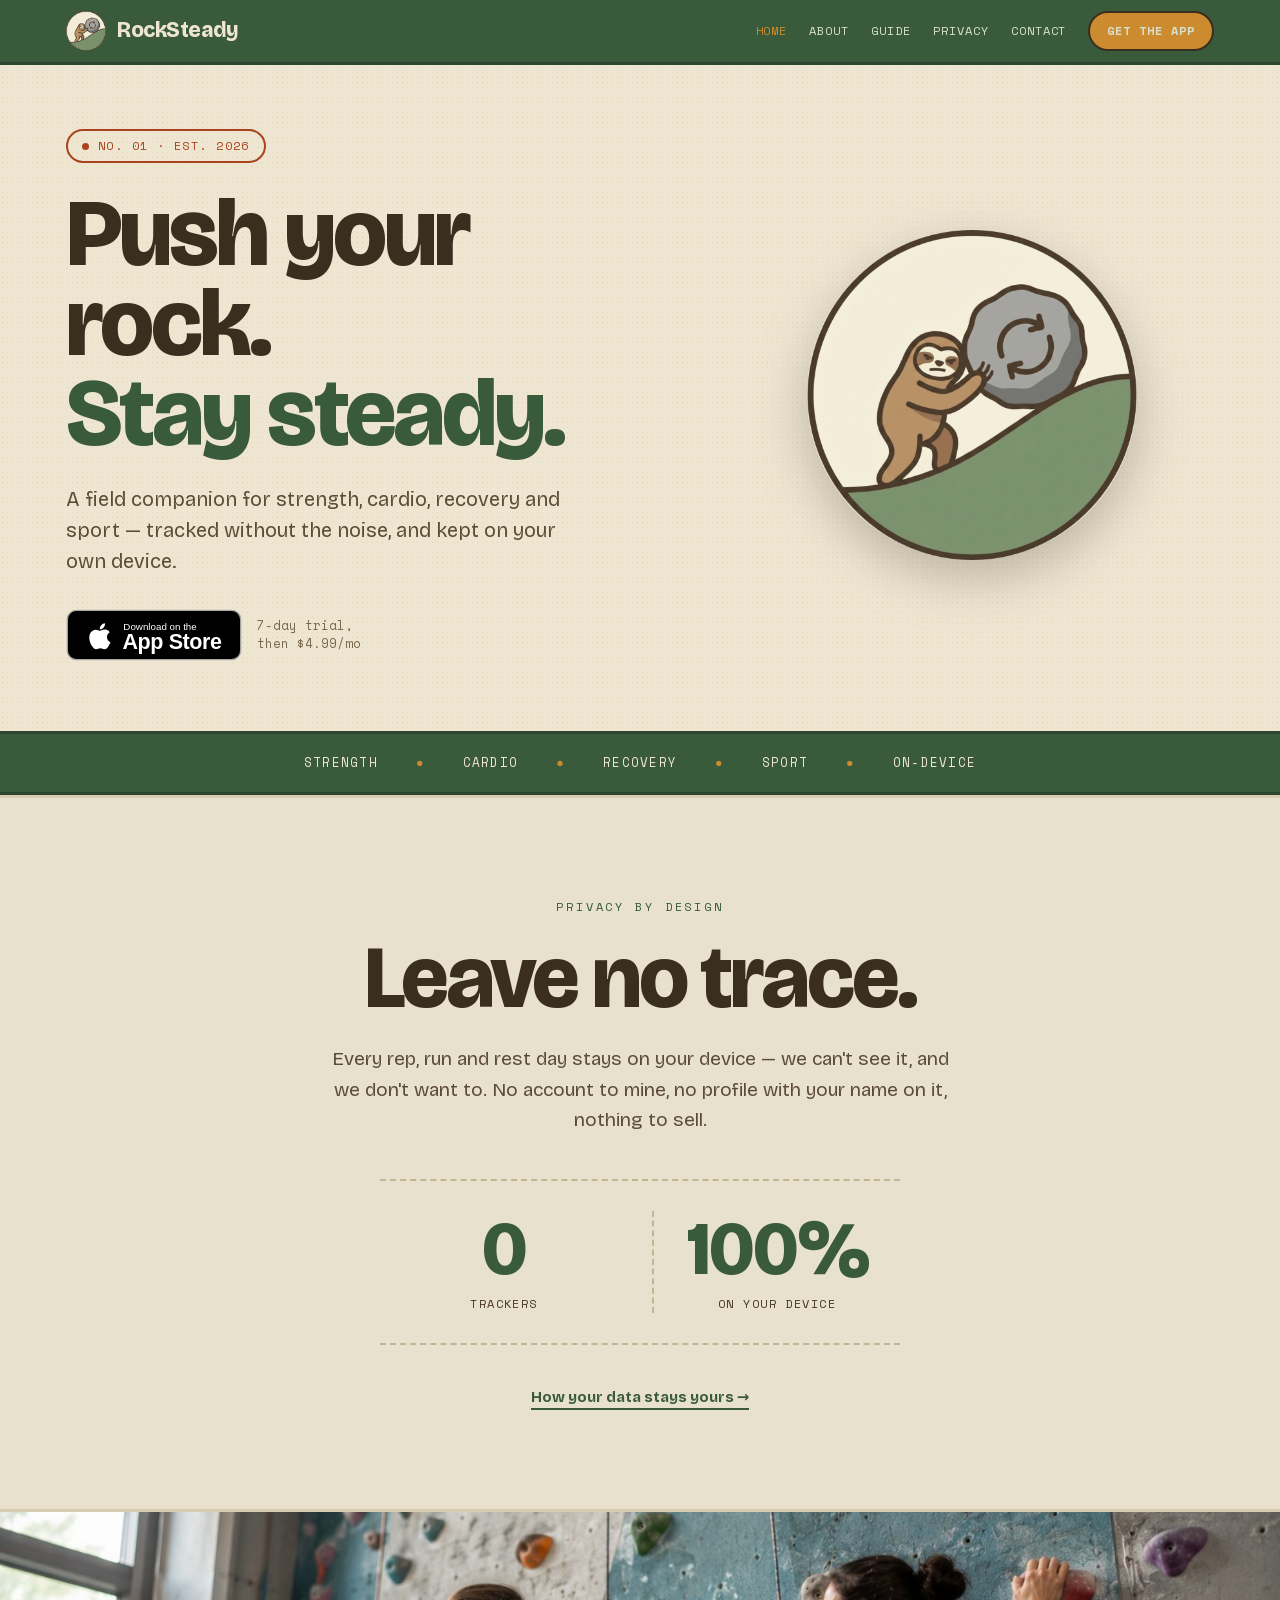
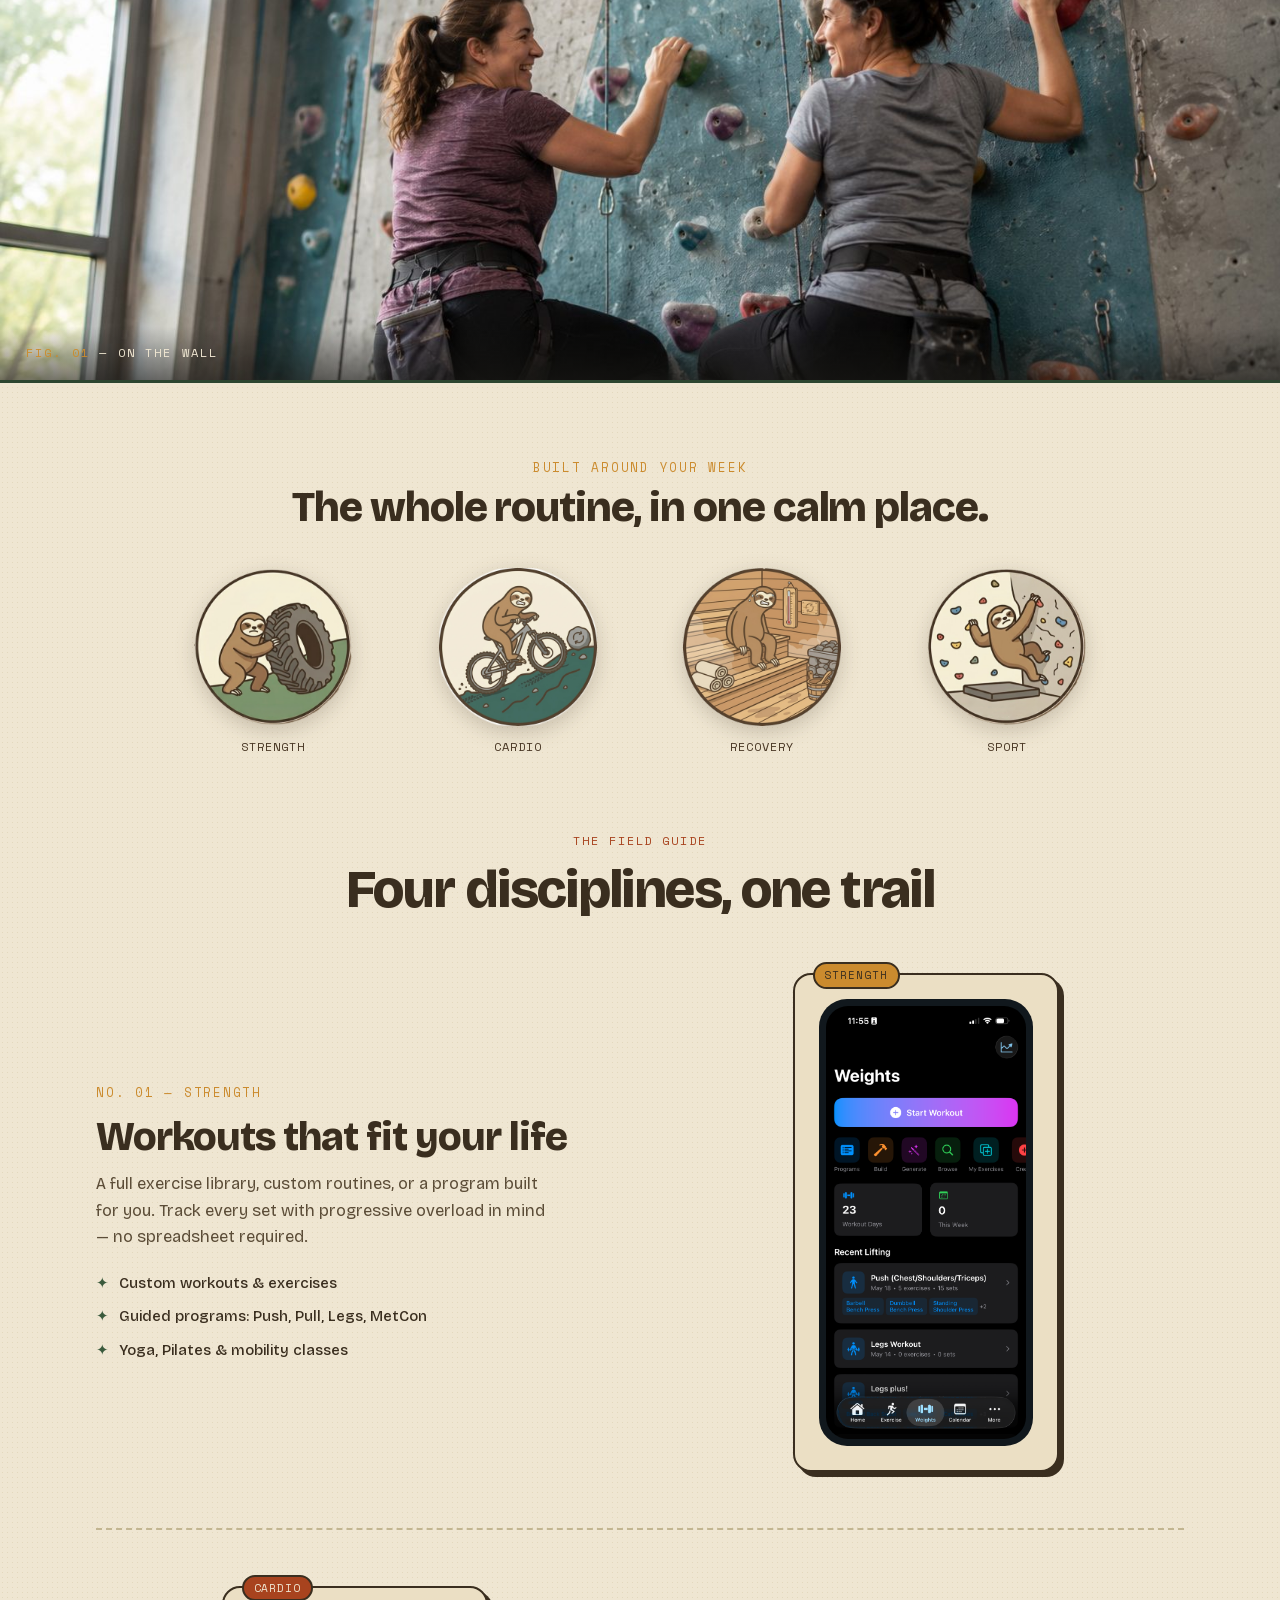
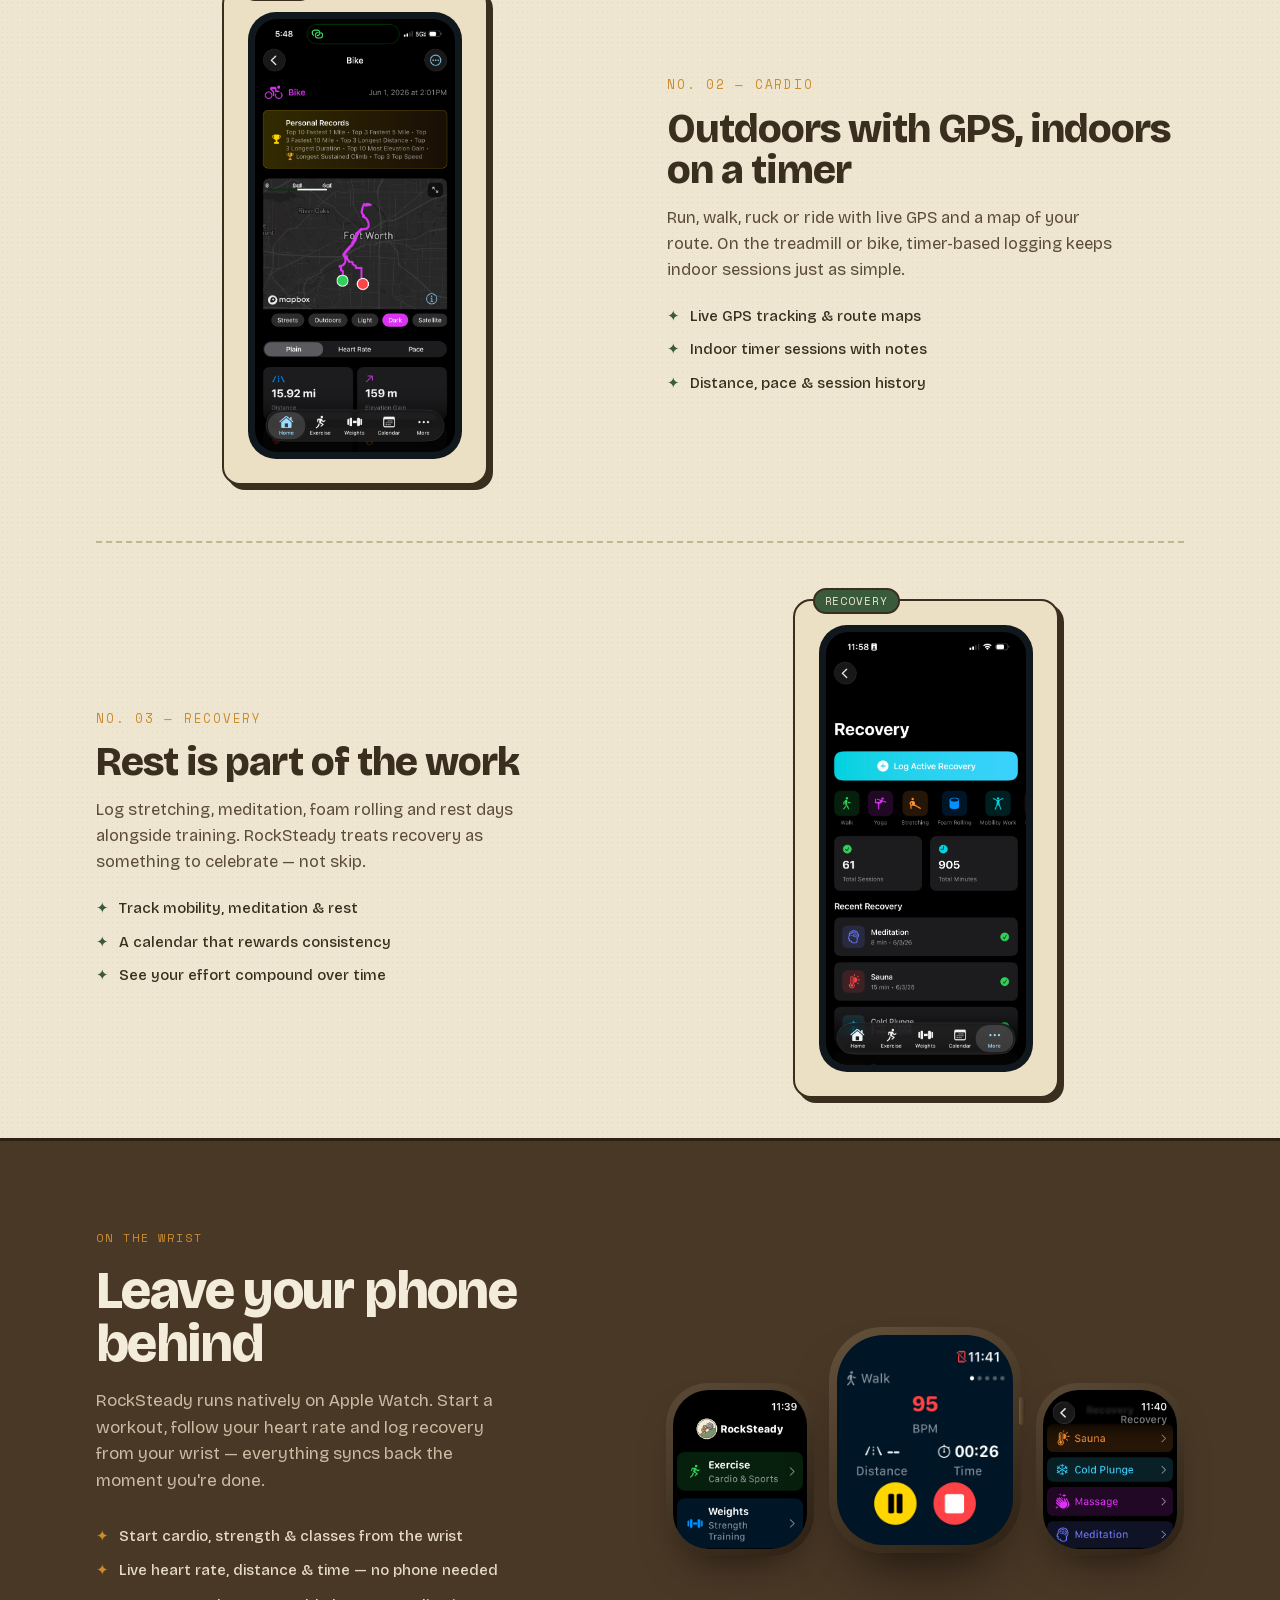
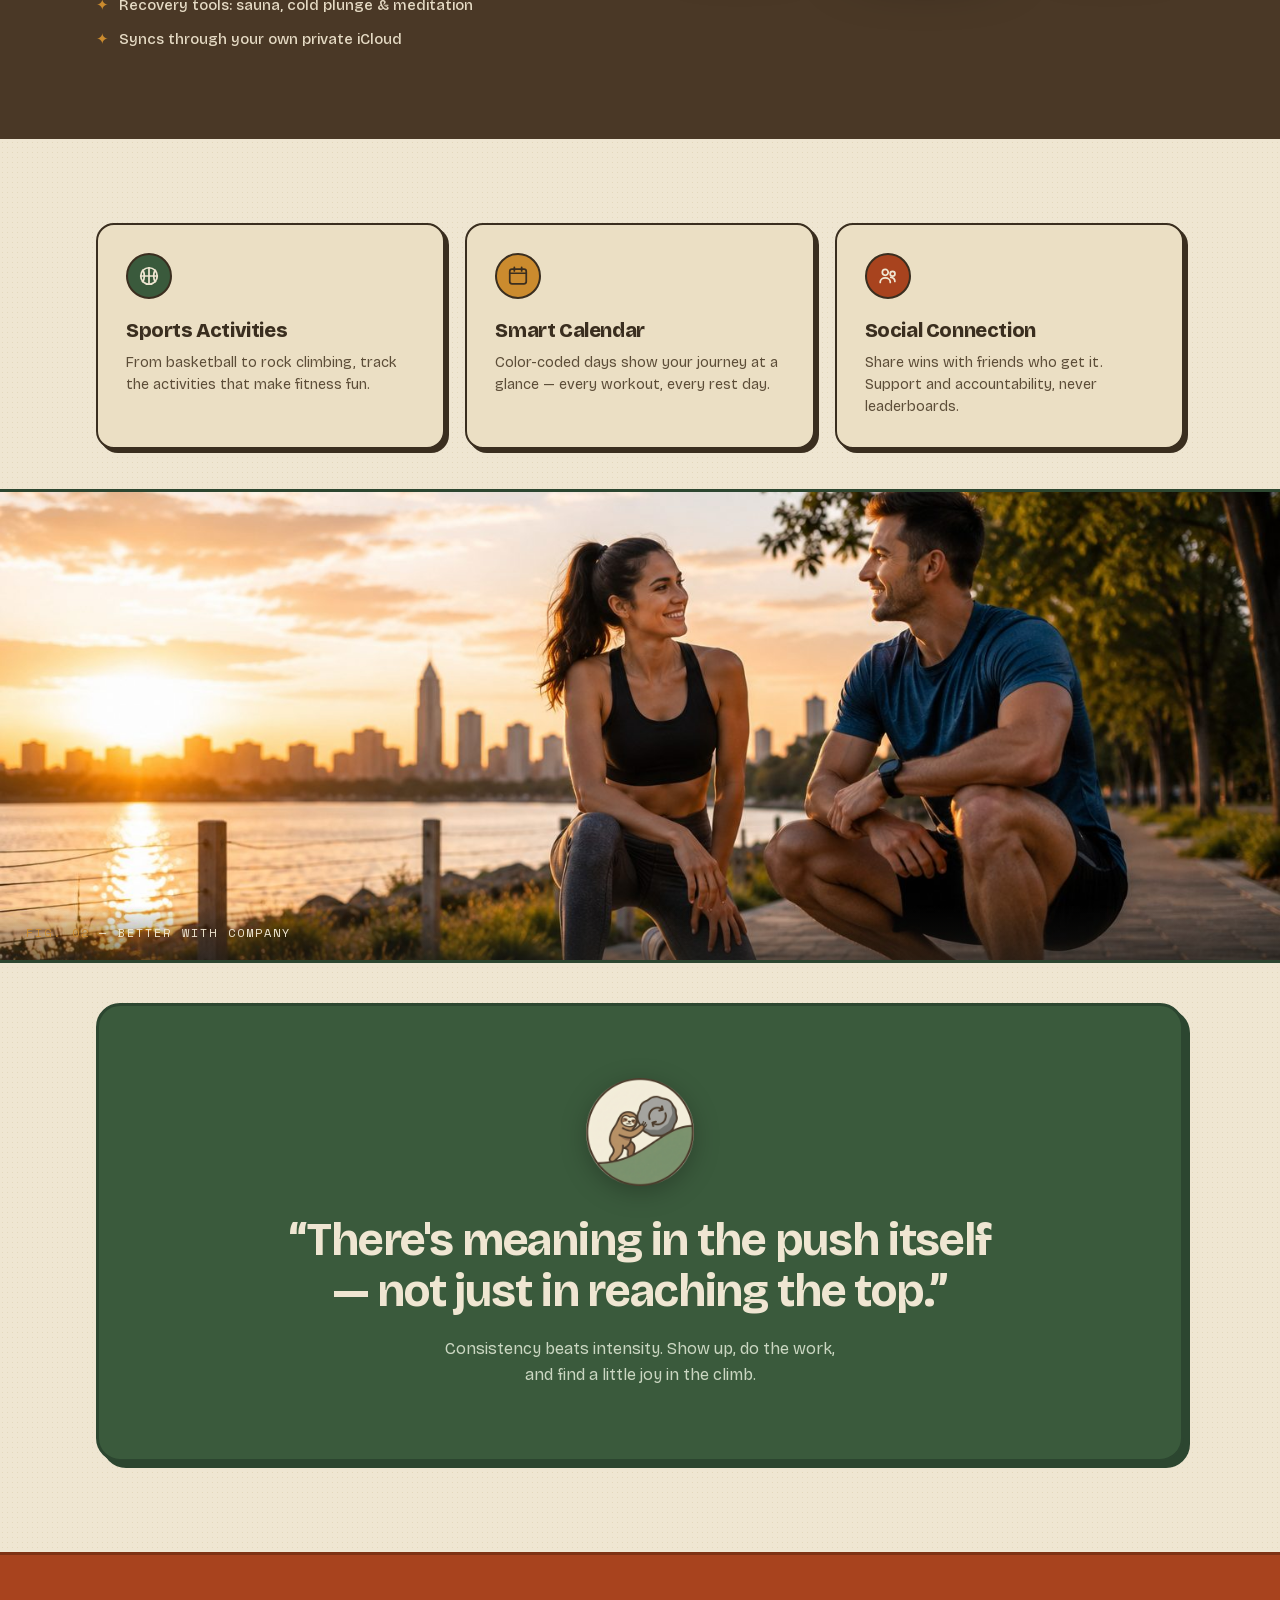
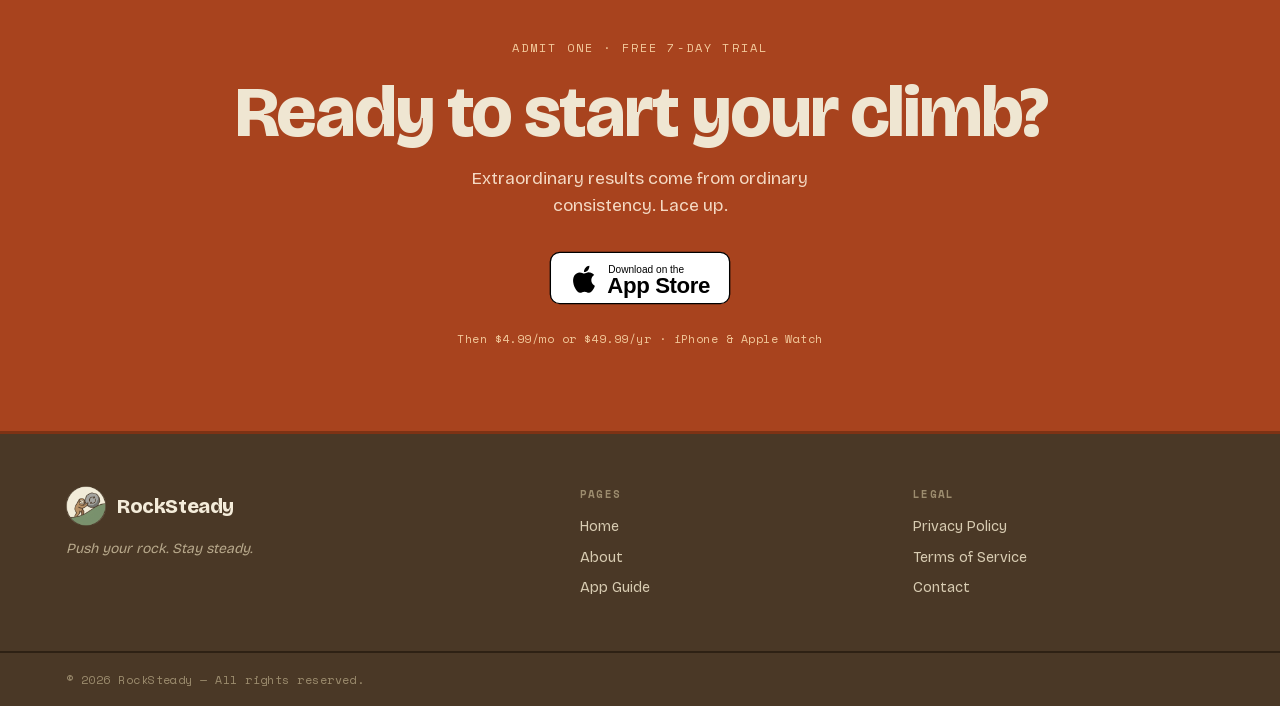
<file: index.html>
<!DOCTYPE html>
<html lang="en">
<head>
<meta charset="utf-8">
<meta name="viewport" content="width=device-width, initial-scale=1">
<meta name="robots" content="noindex, nofollow"><!-- PREVIEW ONLY: remove at launch -->
<title>RockSteady — Push your rock. Stay steady.</title>
<meta name="description" content="A field companion for strength, cardio, recovery and sport — tracked without the noise, and kept on your own device. On iPhone & Apple Watch.">
<link rel="icon" href="assets/img/emblem.png">
<link rel="stylesheet" href="css/site.css">
<style>
  @media(max-width:900px){
    .vp-hero{grid-template-columns:1fr !important;gap:36px !important;text-align:center;}
    .vp-hero .vp-badge{order:-1;margin:0 auto;}
    .vp-hero .vp-ctas{justify-content:center;}
    .vp-entry{grid-template-columns:1fr !important;gap:28px !important;text-align:center;}
    .vp-entry .vp-fimg{order:-1 !important;}
    .vp-entry .vp-checks{align-items:center;}
    .vp-watch{grid-template-columns:1fr !important;gap:40px !important;text-align:center;}
    .vp-watch .vp-checks{align-items:center;}
    .vp-mini{grid-template-columns:1fr !important;}
  }
  @media(max-width:560px){ .vp-h1{font-size:clamp(42px,13vw,58px) !important;} .vp-watchcluster{transform:scale(.84);} }
  @media(max-width:460px){
    .trace-stats{grid-template-columns:1fr !important;gap:0 !important;}
    .trace-stats > div:nth-child(2){border-left:none !important;border-top:2px dashed var(--hairline,#C2B591);margin-top:22px;padding-top:22px;}
  }
</style>
</head>
<body>

  <!-- HEADER -->
  <header class="site-header">
    <div class="bar">
      <a href="index.html" class="brand">
        <img src="assets/img/emblem.png" alt="RockSteady">
        <span>RockSteady</span>
      </a>
      <nav class="site-nav">
        <input type="checkbox" id="navmenu" class="nav-cb" hidden>
        <label for="navmenu" class="nav-burger" aria-label="Toggle menu"><span></span></label>
        <div class="links">
          <a href="index.html" aria-current="page">Home</a>
          <a href="pages/about.html">About</a>
          <a href="pages/guide.html">Guide</a>
          <a href="pages/privacy.html">Privacy</a>
          <a href="pages/contact.html">Contact</a>
          <a href="https://apps.apple.com/app/id6757501581" class="cta-pill">Get the app</a>
        </div>
      </nav>
    </div>
  </header>

  <!-- HERO -->
  <section id="top" style="max-width:1200px;margin:0 auto;padding:64px 26px 70px;">
    <div style="display:grid;grid-template-columns:1.25fr 1fr;gap:60px;align-items:center;" class="vp-hero">
      <div>
        <div style="display:inline-flex;align-items:center;gap:9px;font-family:'Space Mono',monospace;font-size:12px;letter-spacing:0.12em;text-transform:uppercase;color:var(--rust,#A8431E);border:2px solid var(--rust,#A8431E);border-radius:999px;padding:6px 14px;margin-bottom:26px;">
          <span style="width:7px;height:7px;border-radius:50%;background:var(--rust,#A8431E);"></span> No. 01 · Est. 2026
        </div>
        <h1 class="vp-h1" style="font-weight:800;font-size:clamp(50px,7.6vw,96px);line-height:0.94;letter-spacing:-0.03em;">Push your rock.<br><span style="color:var(--moss,#3A5A3C);">Stay steady.</span></h1>
        <p style="font-size:clamp(17px,1.8vw,20px);line-height:1.55;color:#5C4D38;max-width:40ch;margin:24px 0 32px;">A field companion for strength, cardio, recovery and sport — tracked without the noise, and kept on your own device.</p>
        <div style="display:flex;align-items:center;gap:15px;flex-wrap:wrap;" class="vp-ctas">
          <a href="https://apps.apple.com/app/id6757501581" aria-label="Download on the App Store" style="display:inline-flex;text-decoration:none;">
            <img src="assets/img/appstore-badge-black.svg" alt="Download on the App Store" style="height:52px;width:auto;display:block;">
          </a>
          <span style="font-family:'Space Mono',monospace;font-size:12.5px;color:#7A6A4F;line-height:1.4;">7-day trial,<br>then $4.99/mo</span>
        </div>
      </div>
      <div class="vp-badge" style="position:relative;display:flex;justify-content:center;">
        <div style="position:absolute;inset:0;margin:auto;width:300px;height:300px;border-radius:50%;background:radial-gradient(circle,rgba(58,90,60,.16),transparent 68%);"></div>
        <div style="position:relative;width:330px;max-width:78vw;">
          <img src="assets/img/emblem.png" alt="RockSteady emblem" style="display:block;width:100%;height:auto;filter:drop-shadow(0 18px 26px rgba(58,46,31,.28));">
        </div>
      </div>
    </div>
  </section>

  <!-- STAMP STRIP -->
  <section style="background:var(--moss,#3A5A3C);color:#EFE6D2;border-top:3px solid #2C4630;border-bottom:3px solid #2C4630;">
    <div style="max-width:1200px;margin:0 auto;padding:20px 26px;display:flex;gap:38px;justify-content:center;flex-wrap:wrap;font-family:'Space Mono',monospace;font-size:12.5px;letter-spacing:0.1em;text-transform:uppercase;">
      <span>Strength</span><span style="color:var(--gold,#CB8B2E);">●</span>
      <span>Cardio</span><span style="color:var(--gold,#CB8B2E);">●</span>
      <span>Recovery</span><span style="color:var(--gold,#CB8B2E);">●</span>
      <span>Sport</span><span style="color:var(--gold,#CB8B2E);">●</span>
      <span>On-device</span>
    </div>
  </section>

  <!-- PRIVACY — LEAVE NO TRACE (promoted) -->
  <section id="privacy" style="background:#E8E1CE;border-top:3px solid #D6CCB2;border-bottom:3px solid #D6CCB2;">
    <div style="max-width:1000px;margin:0 auto;padding:clamp(64px,9vw,100px) 26px;text-align:center;">
      <p style="font-family:'Space Mono',monospace;font-size:12px;letter-spacing:0.24em;text-transform:uppercase;color:var(--moss,#3A5A3C);margin-bottom:22px;">Privacy by design</p>
      <h2 style="font-weight:800;font-size:clamp(44px,8vw,88px);line-height:0.93;letter-spacing:-0.035em;color:var(--ink,#3A2E1F);margin-bottom:24px;">Leave no trace.</h2>
      <p style="font-size:clamp(16px,1.7vw,19px);line-height:1.6;color:var(--body,#5C4D38);max-width:52ch;margin:0 auto 44px;">Every rep, run and rest day stays on your device — we can't see it, and we don't want to. No account to mine, no profile with your name on it, nothing to sell.</p>
      <div class="trace-stats" style="max-width:520px;margin:0 auto 40px;padding:30px 0;border-top:2px dashed var(--hairline,#C2B591);border-bottom:2px dashed var(--hairline,#C2B591);display:grid;grid-template-columns:1fr 1fr;gap:24px;">
        <div style="text-align:center;">
          <div style="font-weight:800;font-size:clamp(50px,9vw,76px);line-height:1;color:var(--moss,#3A5A3C);letter-spacing:-0.02em;">0</div>
          <div style="font-family:'Space Mono',monospace;font-size:12px;letter-spacing:0.12em;text-transform:uppercase;color:var(--brown,#4A3826);margin-top:8px;">Trackers</div>
        </div>
        <div style="text-align:center;border-left:2px dashed var(--hairline,#C2B591);">
          <div style="font-weight:800;font-size:clamp(50px,9vw,76px);line-height:1;color:var(--moss,#3A5A3C);letter-spacing:-0.02em;">100%</div>
          <div style="font-family:'Space Mono',monospace;font-size:12px;letter-spacing:0.12em;text-transform:uppercase;color:var(--brown,#4A3826);margin-top:8px;">On your device</div>
        </div>
      </div>
      <a href="pages/privacy.html" style="color:var(--moss,#3A5A3C);font-weight:700;font-size:15px;text-decoration:none;border-bottom:2px solid var(--moss,#3A5A3C);padding-bottom:2px;">How your data stays yours →</a>
    </div>
  </section>

  <!-- PHOTO BAND 01 -->
  <section style="position:relative;border-bottom:3px solid #2C4630;">
    <img src="assets/img/photo-climbing.jpg" alt="Two climbers smiling at each other on an indoor bouldering wall" style="display:block;width:100%;height:clamp(320px,52vh,540px);object-fit:cover;object-position:center 30%;">
    <div style="position:absolute;left:0;bottom:0;width:100%;padding:18px 26px;background:linear-gradient(180deg,transparent,rgba(28,27,24,.6));">
      <p style="font-family:'Space Mono',monospace;font-size:12px;letter-spacing:0.18em;text-transform:uppercase;color:#EFE6D2;"><span style="color:var(--gold,#CB8B2E);">Fig. 01</span> — On the wall</p>
    </div>
  </section>

  <!-- DISCIPLINE EMBLEMS (overview) -->
  <section style="max-width:1000px;margin:0 auto;padding:76px 26px 24px;">
    <p style="font-family:'Space Mono',monospace;font-size:12.5px;letter-spacing:0.14em;text-transform:uppercase;color:var(--gold,#CB8B2E);text-align:center;margin-bottom:8px;">Built around your week</p>
    <h2 style="font-weight:800;font-size:clamp(26px,3.6vw,42px);line-height:1.0;letter-spacing:-0.025em;text-align:center;margin-bottom:40px;">The whole routine, in one calm place.</h2>
    <div style="display:grid;grid-template-columns:repeat(auto-fit,minmax(150px,1fr));gap:30px;justify-items:center;">
      <figure style="margin:0;text-align:center;">
        <img src="assets/img/sloth-strength.png" alt="Sloth flipping a tire" style="display:block;width:100%;max-width:158px;aspect-ratio:1/1;object-fit:contain;margin:0 auto;filter:drop-shadow(0 6px 10px rgba(58,46,31,.22));">
        <figcaption style="font-family:'Space Mono',monospace;font-size:12px;letter-spacing:0.08em;text-transform:uppercase;color:#4A3826;margin-top:12px;">Strength</figcaption>
      </figure>
      <figure style="margin:0;text-align:center;">
        <img src="assets/img/sloth-cardio.png" alt="Sloth riding a mountain bike" style="display:block;width:100%;max-width:158px;aspect-ratio:1/1;object-fit:contain;margin:0 auto;filter:drop-shadow(0 6px 10px rgba(58,46,31,.22));">
        <figcaption style="font-family:'Space Mono',monospace;font-size:12px;letter-spacing:0.08em;text-transform:uppercase;color:#4A3826;margin-top:12px;">Cardio</figcaption>
      </figure>
      <figure style="margin:0;text-align:center;">
        <img src="assets/img/sloth-recovery.png" alt="Sloth relaxing in a sauna" style="display:block;width:100%;max-width:158px;aspect-ratio:1/1;object-fit:contain;margin:0 auto;filter:drop-shadow(0 6px 10px rgba(58,46,31,.22));">
        <figcaption style="font-family:'Space Mono',monospace;font-size:12px;letter-spacing:0.08em;text-transform:uppercase;color:#4A3826;margin-top:12px;">Recovery</figcaption>
      </figure>
      <figure style="margin:0;text-align:center;">
        <img src="assets/img/sloth-sport.png" alt="Sloth climbing a bouldering wall" style="display:block;width:100%;max-width:158px;aspect-ratio:1/1;object-fit:contain;margin:0 auto;filter:drop-shadow(0 6px 10px rgba(58,46,31,.22));">
        <figcaption style="font-family:'Space Mono',monospace;font-size:12px;letter-spacing:0.08em;text-transform:uppercase;color:#4A3826;margin-top:12px;">Sport</figcaption>
      </figure>
    </div>
  </section>

  <!-- FIELD GUIDE -->
  <section id="field" style="max-width:1140px;margin:0 auto;padding:52px 26px 40px;">
    <div style="text-align:center;margin-bottom:56px;">
      <p style="font-family:'Space Mono',monospace;font-size:12px;letter-spacing:0.16em;text-transform:uppercase;color:var(--rust,#A8431E);margin-bottom:14px;">The Field Guide</p>
      <h2 style="font-weight:800;font-size:clamp(32px,4.6vw,54px);line-height:0.98;letter-spacing:-0.03em;">Four disciplines, one trail</h2>
    </div>

    <!-- 01 Strength -->
    <div class="vp-entry" style="display:grid;grid-template-columns:1fr 1fr;gap:54px;align-items:center;">
      <div>
        <p style="font-family:'Space Mono',monospace;font-size:12.5px;letter-spacing:0.14em;text-transform:uppercase;color:var(--gold,#CB8B2E);margin-bottom:14px;">No. 01 — Strength</p>
        <h3 style="font-weight:800;font-size:clamp(26px,3.4vw,40px);line-height:1.02;letter-spacing:-0.025em;margin-bottom:14px;">Workouts that fit your life</h3>
        <p style="font-size:16.5px;line-height:1.58;color:#5C4D38;margin-bottom:22px;max-width:42ch;">A full exercise library, custom routines, or a program built for you. Track every set with progressive overload in mind — no spreadsheet required.</p>
        <ul style="list-style:none;display:flex;flex-direction:column;gap:11px;" class="vp-checks">
          <li style="display:flex;gap:10px;align-items:center;font-size:15px;color:#3A2E1F;font-weight:500;"><span style="color:var(--moss,#3A5A3C);font-weight:800;">✦</span> Custom workouts &amp; exercises</li>
          <li style="display:flex;gap:10px;align-items:center;font-size:15px;color:#3A2E1F;font-weight:500;"><span style="color:var(--moss,#3A5A3C);font-weight:800;">✦</span> Guided programs: Push, Pull, Legs, MetCon</li>
          <li style="display:flex;gap:10px;align-items:center;font-size:15px;color:#3A2E1F;font-weight:500;"><span style="color:var(--moss,#3A5A3C);font-weight:800;">✦</span> Yoga, Pilates &amp; mobility classes</li>
        </ul>
      </div>
      <div class="vp-fimg" style="display:flex;justify-content:center;">
        <div style="position:relative;background:#EBDFC4;border:2.5px solid #3A2E1F;border-radius:18px;padding:24px;box-shadow:5px 5px 0 #3A2E1F;">
          <span style="position:absolute;top:-13px;left:18px;background:var(--gold,#CB8B2E);color:#3A2E1F;font-family:'Space Mono',monospace;font-size:11px;letter-spacing:0.08em;text-transform:uppercase;padding:3px 10px;border:2px solid #3A2E1F;border-radius:999px;">Strength</span>
          <div style="width:214px;flex:none;border-radius:28px;background:#11181d;padding:7px;"><div style="border-radius:22px;overflow:hidden;background:#000;"><img src="assets/img/app-strength.png" alt="Workout tracker" style="display:block;width:100%;height:auto;"></div></div>
        </div>
      </div>
    </div>

    <div class="perf" style="margin:56px 0;"></div>

    <!-- 02 Cardio -->
    <div class="vp-entry" style="display:grid;grid-template-columns:1fr 1fr;gap:54px;align-items:center;">
      <div class="vp-fimg" style="display:flex;justify-content:center;">
        <div style="position:relative;background:#EBDFC4;border:2.5px solid #3A2E1F;border-radius:18px;padding:24px;box-shadow:5px 5px 0 #3A2E1F;">
          <span style="position:absolute;top:-13px;left:18px;background:var(--rust,#A8431E);color:#EFE6D2;font-family:'Space Mono',monospace;font-size:11px;letter-spacing:0.08em;text-transform:uppercase;padding:3px 10px;border:2px solid #3A2E1F;border-radius:999px;">Cardio</span>
          <div style="width:214px;flex:none;border-radius:28px;background:#11181d;padding:7px;"><div style="border-radius:22px;overflow:hidden;background:#000;"><img src="assets/img/app-cardio.png" alt="Cardio tracker" style="display:block;width:100%;height:auto;"></div></div>
        </div>
      </div>
      <div>
        <p style="font-family:'Space Mono',monospace;font-size:12.5px;letter-spacing:0.14em;text-transform:uppercase;color:var(--gold,#CB8B2E);margin-bottom:14px;">No. 02 — Cardio</p>
        <h3 style="font-weight:800;font-size:clamp(26px,3.4vw,40px);line-height:1.02;letter-spacing:-0.025em;margin-bottom:14px;">Outdoors with GPS, indoors on a timer</h3>
        <p style="font-size:16.5px;line-height:1.58;color:#5C4D38;margin-bottom:22px;max-width:42ch;">Run, walk, ruck or ride with live GPS and a map of your route. On the treadmill or bike, timer-based logging keeps indoor sessions just as simple.</p>
        <ul style="list-style:none;display:flex;flex-direction:column;gap:11px;" class="vp-checks">
          <li style="display:flex;gap:10px;align-items:center;font-size:15px;color:#3A2E1F;font-weight:500;"><span style="color:var(--moss,#3A5A3C);font-weight:800;">✦</span> Live GPS tracking &amp; route maps</li>
          <li style="display:flex;gap:10px;align-items:center;font-size:15px;color:#3A2E1F;font-weight:500;"><span style="color:var(--moss,#3A5A3C);font-weight:800;">✦</span> Indoor timer sessions with notes</li>
          <li style="display:flex;gap:10px;align-items:center;font-size:15px;color:#3A2E1F;font-weight:500;"><span style="color:var(--moss,#3A5A3C);font-weight:800;">✦</span> Distance, pace &amp; session history</li>
        </ul>
      </div>
    </div>

    <div class="perf" style="margin:56px 0;"></div>

    <!-- 03 Recovery -->
    <div class="vp-entry" style="display:grid;grid-template-columns:1fr 1fr;gap:54px;align-items:center;">
      <div>
        <p style="font-family:'Space Mono',monospace;font-size:12.5px;letter-spacing:0.14em;text-transform:uppercase;color:var(--gold,#CB8B2E);margin-bottom:14px;">No. 03 — Recovery</p>
        <h3 style="font-weight:800;font-size:clamp(26px,3.4vw,40px);line-height:1.02;letter-spacing:-0.025em;margin-bottom:14px;">Rest is part of the work</h3>
        <p style="font-size:16.5px;line-height:1.58;color:#5C4D38;margin-bottom:22px;max-width:42ch;">Log stretching, meditation, foam rolling and rest days alongside training. RockSteady treats recovery as something to celebrate — not skip.</p>
        <ul style="list-style:none;display:flex;flex-direction:column;gap:11px;" class="vp-checks">
          <li style="display:flex;gap:10px;align-items:center;font-size:15px;color:#3A2E1F;font-weight:500;"><span style="color:var(--moss,#3A5A3C);font-weight:800;">✦</span> Track mobility, meditation &amp; rest</li>
          <li style="display:flex;gap:10px;align-items:center;font-size:15px;color:#3A2E1F;font-weight:500;"><span style="color:var(--moss,#3A5A3C);font-weight:800;">✦</span> A calendar that rewards consistency</li>
          <li style="display:flex;gap:10px;align-items:center;font-size:15px;color:#3A2E1F;font-weight:500;"><span style="color:var(--moss,#3A5A3C);font-weight:800;">✦</span> See your effort compound over time</li>
        </ul>
      </div>
      <div class="vp-fimg" style="display:flex;justify-content:center;">
        <div style="position:relative;background:#EBDFC4;border:2.5px solid #3A2E1F;border-radius:18px;padding:24px;box-shadow:5px 5px 0 #3A2E1F;">
          <span style="position:absolute;top:-13px;left:18px;background:var(--moss,#3A5A3C);color:#EFE6D2;font-family:'Space Mono',monospace;font-size:11px;letter-spacing:0.08em;text-transform:uppercase;padding:3px 10px;border:2px solid #3A2E1F;border-radius:999px;">Recovery</span>
          <div style="width:214px;flex:none;border-radius:28px;background:#11181d;padding:7px;"><div style="border-radius:22px;overflow:hidden;background:#000;"><img src="assets/img/app-recovery.png" alt="Recovery tracker" style="display:block;width:100%;height:auto;"></div></div>
        </div>
      </div>
    </div>
  </section>

  <!-- APPLE WATCH -->
  <section id="watchSection" style="background:var(--brown,#4A3826);color:#EFE6D2;border-top:3px solid #2E2114;">
    <div id="watch" style="max-width:1140px;margin:0 auto;padding:88px 26px;">
      <div style="display:grid;grid-template-columns:1.05fr 1fr;gap:54px;align-items:center;" class="vp-watch">
        <div>
          <p style="font-family:'Space Mono',monospace;font-size:12px;letter-spacing:0.16em;text-transform:uppercase;color:var(--gold,#CB8B2E);margin-bottom:18px;">On the wrist</p>
          <h2 style="font-weight:800;font-size:clamp(32px,4.6vw,54px);line-height:0.98;letter-spacing:-0.03em;margin-bottom:18px;color:#F4ECDA;">Leave your phone behind</h2>
          <p style="font-size:17px;line-height:1.56;color:#C9BCA3;max-width:38ch;margin-bottom:30px;">RockSteady runs natively on Apple Watch. Start a workout, follow your heart rate and log recovery from your wrist — everything syncs back the moment you're done.</p>
          <ul style="list-style:none;display:flex;flex-direction:column;gap:12px;" class="vp-checks">
            <li style="display:flex;gap:10px;align-items:center;font-size:15px;color:#E5DAC4;font-weight:500;"><span style="color:var(--gold,#CB8B2E);font-weight:800;">✦</span> Start cardio, strength &amp; classes from the wrist</li>
            <li style="display:flex;gap:10px;align-items:center;font-size:15px;color:#E5DAC4;font-weight:500;"><span style="color:var(--gold,#CB8B2E);font-weight:800;">✦</span> Live heart rate, distance &amp; time — no phone needed</li>
            <li style="display:flex;gap:10px;align-items:center;font-size:15px;color:#E5DAC4;font-weight:500;"><span style="color:var(--gold,#CB8B2E);font-weight:800;">✦</span> Recovery tools: sauna, cold plunge &amp; meditation</li>
            <li style="display:flex;gap:10px;align-items:center;font-size:15px;color:#E5DAC4;font-weight:500;"><span style="color:var(--gold,#CB8B2E);font-weight:800;">✦</span> Syncs through your own private iCloud</li>
          </ul>
        </div>
        <div class="vp-watchcluster" style="display:flex;justify-content:center;align-items:center;gap:15px;">
          <div style="width:148px;flex:none;transform:translateY(30px);"><div style="border-radius:42px;background:linear-gradient(150deg,#5a4a36,#2e2114);padding:7px;box-shadow:0 22px 40px -20px rgba(0,0,0,.6);"><div style="border-radius:36px;overflow:hidden;background:#000;"><img src="assets/img/watch-home.png" alt="Watch home" style="display:block;width:100%;height:auto;"></div></div></div>
          <div style="width:192px;flex:none;z-index:2;"><div style="position:relative;border-radius:54px;background:linear-gradient(150deg,#63513b,#2e2114);padding:8px;box-shadow:0 34px 58px -26px rgba(0,0,0,.7);"><div style="border-radius:47px;overflow:hidden;background:#000;"><img src="assets/img/watch-live.png" alt="Live tracking" style="display:block;width:100%;height:auto;"></div><span style="position:absolute;right:-4px;top:31%;width:6px;height:28px;border-radius:4px;background:linear-gradient(90deg,#6b573e,#3a2c1c);"></span></div></div>
          <div style="width:148px;flex:none;transform:translateY(30px);"><div style="border-radius:42px;background:linear-gradient(150deg,#5a4a36,#2e2114);padding:7px;box-shadow:0 22px 40px -20px rgba(0,0,0,.6);"><div style="border-radius:36px;overflow:hidden;background:#000;"><img src="assets/img/watch-recovery.png" alt="Recovery" style="display:block;width:100%;height:auto;"></div></div></div>
        </div>
      </div>
    </div>
  </section>

  <!-- MINI (badges) -->
  <section style="max-width:1140px;margin:0 auto;padding:84px 26px 40px;">
    <div style="display:grid;grid-template-columns:repeat(3,1fr);gap:20px;" class="vp-mini">
      <article style="background:#EBDFC4;border:2.5px solid #3A2E1F;border-radius:18px;padding:28px;box-shadow:4px 4px 0 #3A2E1F;">
        <div style="width:46px;height:46px;border-radius:50%;background:var(--moss,#3A5A3C);border:2px solid #3A2E1F;display:flex;align-items:center;justify-content:center;margin-bottom:16px;"><svg viewBox="0 0 24 24" width="22" height="22" fill="none" stroke="#EFE6D2" stroke-width="1.9" stroke-linecap="round" stroke-linejoin="round"><circle cx="12" cy="12" r="9"></circle><path d="M3 12h18M12 3v18M5 6c2.5 2 2.5 10 0 12M19 6c-2.5 2-2.5 10 0 12"></path></svg></div>
        <h3 style="font-weight:800;font-size:20px;letter-spacing:-0.02em;margin-bottom:7px;">Sports Activities</h3>
        <p style="font-size:14.5px;line-height:1.55;color:#5C4D38;">From basketball to rock climbing, track the activities that make fitness fun.</p>
      </article>
      <article style="background:#EBDFC4;border:2.5px solid #3A2E1F;border-radius:18px;padding:28px;box-shadow:4px 4px 0 #3A2E1F;">
        <div style="width:46px;height:46px;border-radius:50%;background:var(--gold,#CB8B2E);border:2px solid #3A2E1F;display:flex;align-items:center;justify-content:center;margin-bottom:16px;"><svg viewBox="0 0 24 24" width="22" height="22" fill="none" stroke="#3A2E1F" stroke-width="1.9" stroke-linecap="round" stroke-linejoin="round"><rect x="3" y="4.5" width="18" height="16" rx="2.5"></rect><path d="M3 9h18M8 2.5v4M16 2.5v4"></path></svg></div>
        <h3 style="font-weight:800;font-size:20px;letter-spacing:-0.02em;margin-bottom:7px;">Smart Calendar</h3>
        <p style="font-size:14.5px;line-height:1.55;color:#5C4D38;">Color-coded days show your journey at a glance — every workout, every rest day.</p>
      </article>
      <article style="background:#EBDFC4;border:2.5px solid #3A2E1F;border-radius:18px;padding:28px;box-shadow:4px 4px 0 #3A2E1F;">
        <div style="width:46px;height:46px;border-radius:50%;background:var(--rust,#A8431E);border:2px solid #3A2E1F;display:flex;align-items:center;justify-content:center;margin-bottom:16px;"><svg viewBox="0 0 24 24" width="22" height="22" fill="none" stroke="#EFE6D2" stroke-width="1.9" stroke-linecap="round" stroke-linejoin="round"><circle cx="9" cy="8" r="3.2"></circle><circle cx="17" cy="9.5" r="2.6"></circle><path d="M3.5 19c0-3 2.5-5 5.5-5s5.5 2 5.5 5M15 13.6c2.4.2 4.5 1.9 4.5 4.4"></path></svg></div>
        <h3 style="font-weight:800;font-size:20px;letter-spacing:-0.02em;margin-bottom:7px;">Social Connection</h3>
        <p style="font-size:14.5px;line-height:1.55;color:#5C4D38;">Share wins with friends who get it. Support and accountability, never leaderboards.</p>
      </article>
    </div>
  </section>

  <!-- PHOTO BAND 02 -->
  <section style="position:relative;border-top:3px solid #2C4630;border-bottom:3px solid #2C4630;">
    <img src="assets/img/photo-lakefront-rest.jpg" alt="A couple resting together on a lakefront path at sunset with the city skyline behind" style="display:block;width:100%;height:clamp(320px,52vh,540px);object-fit:cover;object-position:center 38%;">
    <div style="position:absolute;left:0;bottom:0;width:100%;padding:18px 26px;background:linear-gradient(180deg,transparent,rgba(28,27,24,.55));">
      <p style="font-family:'Space Mono',monospace;font-size:12px;letter-spacing:0.18em;text-transform:uppercase;color:#EFE6D2;"><span style="color:var(--gold,#CB8B2E);">Fig. 02</span> — Better with company</p>
    </div>
  </section>

  <!-- PHILOSOPHY (trail marker) -->
  <section style="max-width:1140px;margin:0 auto;padding:40px 26px 90px;">
    <div style="background:var(--moss,#3A5A3C);color:#EFE6D2;border:3px solid #2C4630;border-radius:24px;padding:clamp(40px,6vw,72px);text-align:center;box-shadow:6px 6px 0 #2C4630;">
      <img src="assets/img/emblem.png" alt="" style="width:108px;height:108px;margin-bottom:22px;filter:drop-shadow(0 6px 12px rgba(0,0,0,.25));">
      <p style="font-weight:700;font-size:clamp(26px,4vw,46px);line-height:1.1;letter-spacing:-0.025em;margin-bottom:20px;text-wrap:balance;">“There's meaning in the push itself — not just in reaching the top.”</p>
      <p style="font-size:16px;line-height:1.6;color:#CBD7C2;max-width:42ch;margin:0 auto;">Consistency beats intensity. Show up, do the work, and find a little joy in the climb.</p>
    </div>
  </section>

  <!-- CTA (ticket) -->
  <section style="background:var(--rust,#A8431E);color:#EFE6D2;border-top:3px solid #7E3214;border-bottom:3px solid #7E3214;">
    <div style="max-width:880px;margin:0 auto;padding:84px 26px;text-align:center;">
      <p style="font-family:'Space Mono',monospace;font-size:12px;letter-spacing:0.18em;text-transform:uppercase;color:#F2C99B;margin-bottom:22px;">Admit one · Free 7-day trial</p>
      <h2 style="font-weight:800;font-size:clamp(36px,6vw,72px);line-height:0.94;letter-spacing:-0.03em;margin-bottom:18px;">Ready to start your climb?</h2>
      <p style="font-size:17.5px;line-height:1.55;color:#F4D9C3;max-width:34ch;margin:0 auto 32px;">Extraordinary results come from ordinary consistency. Lace up.</p>
      <a href="https://apps.apple.com/app/id6757501581" aria-label="Download on the App Store" style="display:inline-block;text-decoration:none;">
        <img src="assets/img/appstore-badge-white.svg" alt="Download on the App Store" style="height:54px;width:auto;display:inline-block;">
      </a>
      <p style="font-family:'Space Mono',monospace;font-size:11.5px;color:#F2C99B;margin-top:18px;letter-spacing:0.04em;">Then $4.99/mo or $49.99/yr · iPhone &amp; Apple Watch</p>
    </div>
  </section>

  <!-- FOOTER -->
  <footer class="site-footer">
    <div class="cols">
      <div class="brandcol">
        <div class="lockup"><img src="assets/img/emblem.png" alt=""><span class="name">RockSteady</span></div>
        <p class="tag">Push your rock. Stay steady.</p>
      </div>
      <div>
        <h4>Pages</h4>
        <div class="linklist">
          <a href="index.html">Home</a>
          <a href="pages/about.html">About</a>
          <a href="pages/guide.html">App Guide</a>
        </div>
      </div>
      <div>
        <h4>Legal</h4>
        <div class="linklist">
          <a href="pages/privacy.html">Privacy Policy</a>
          <a href="pages/terms.html">Terms of Service</a>
          <a href="pages/contact.html">Contact</a>
        </div>
      </div>
    </div>
    <div class="baseline"><div class="inner"><p>© 2026 RockSteady — All rights reserved.</p></div></div>
  </footer>

</body>
</html>
</file>
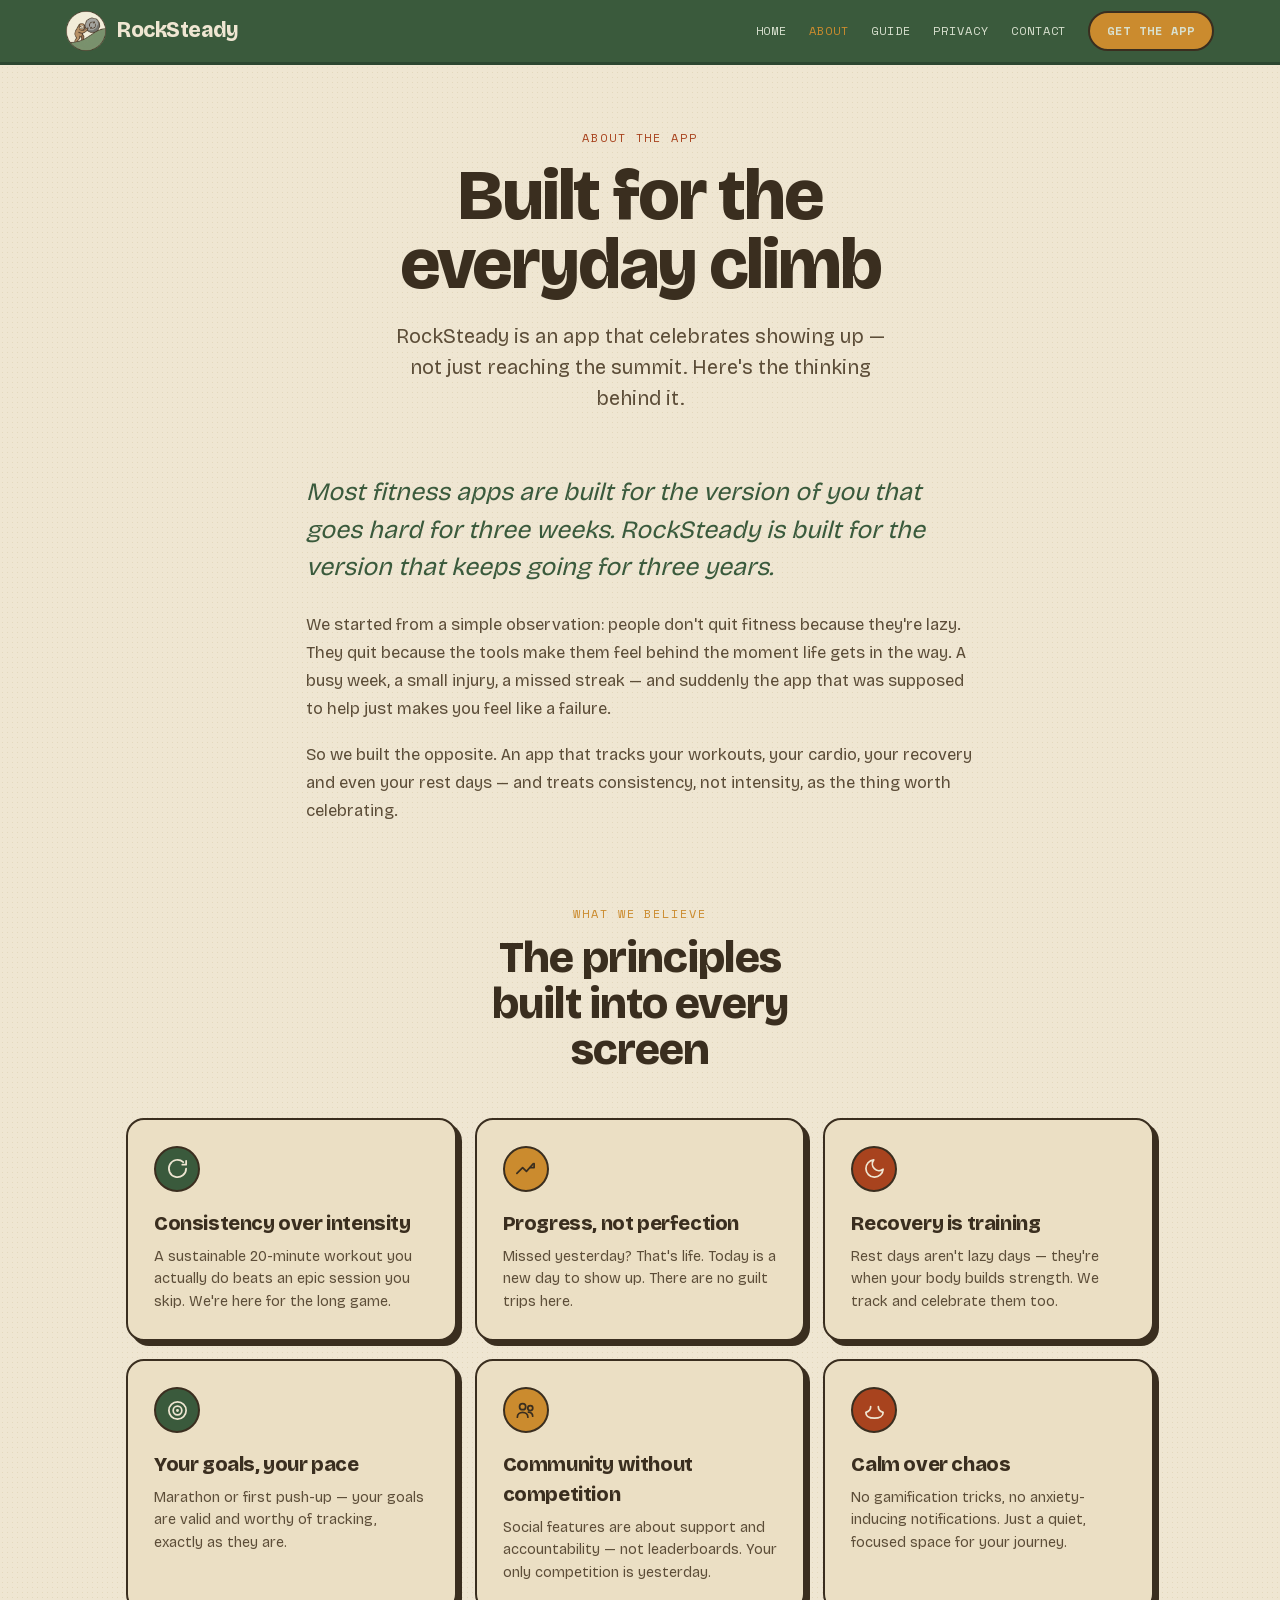
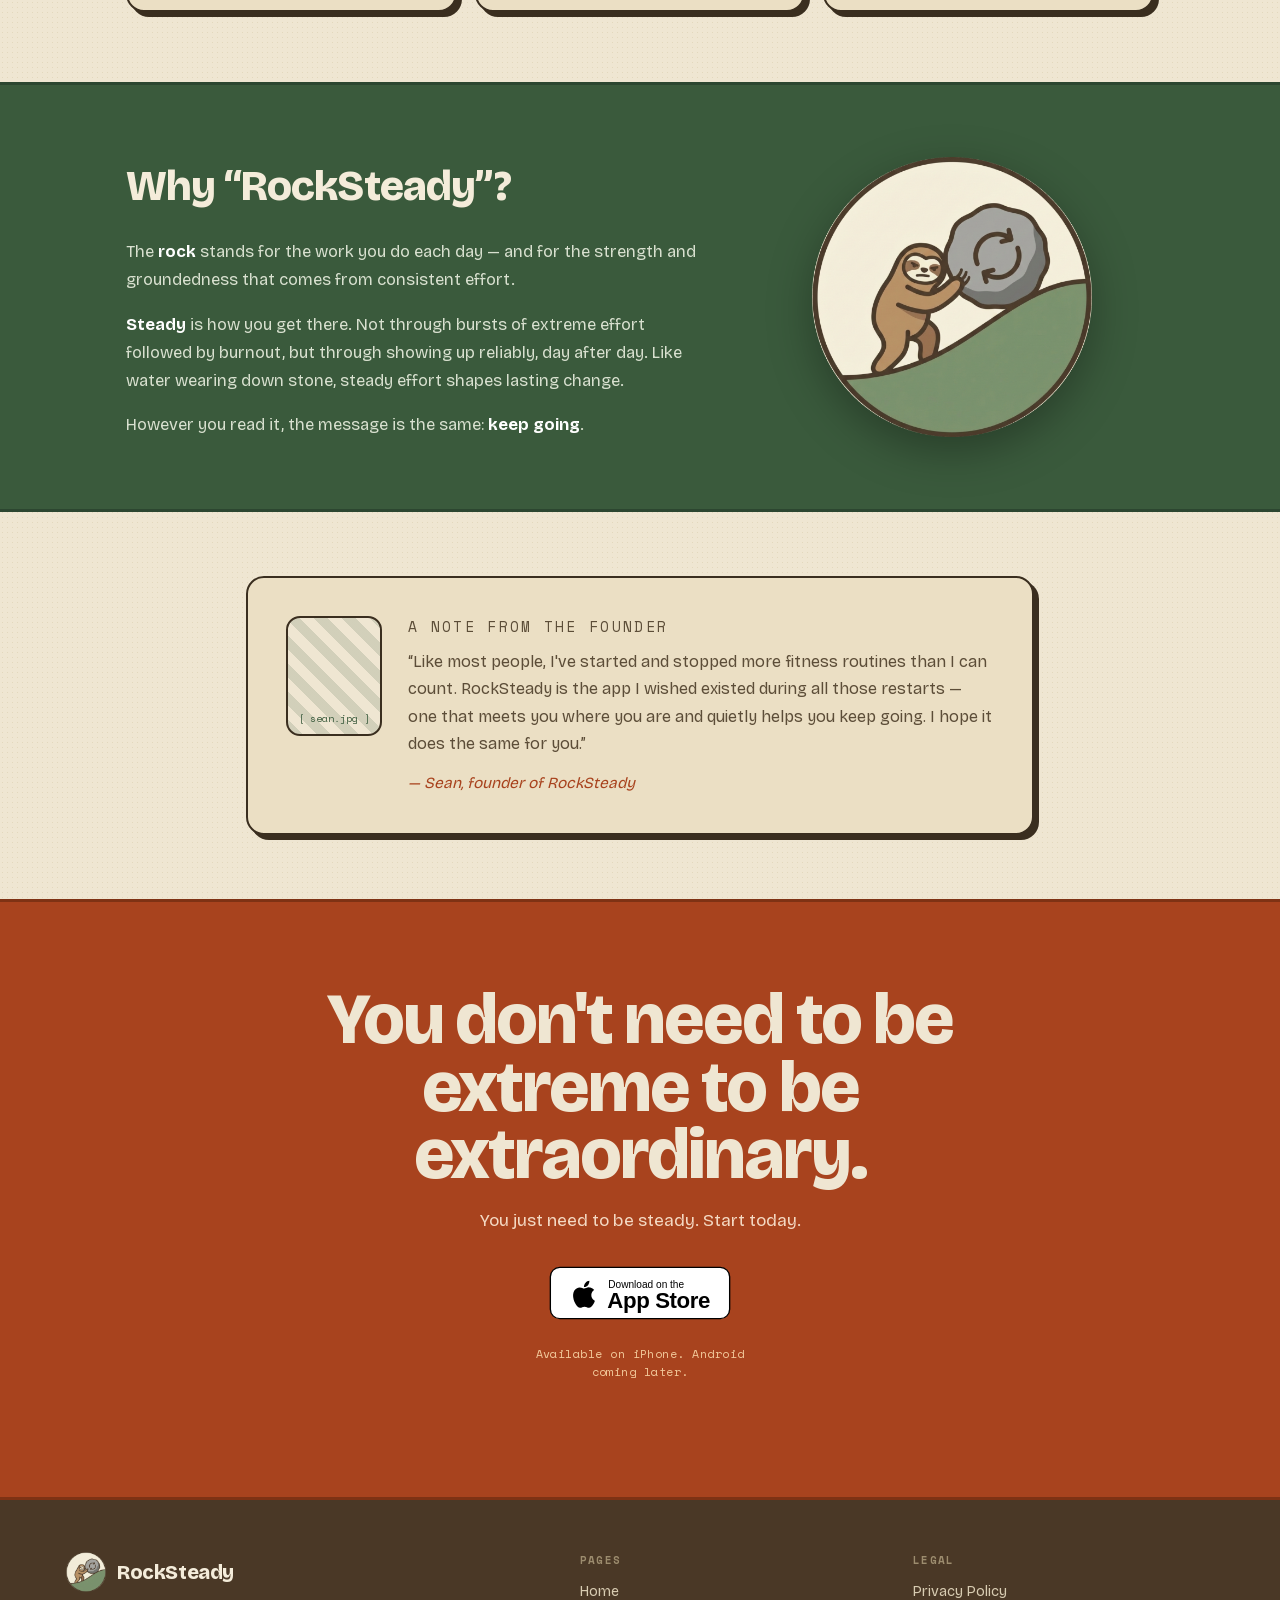
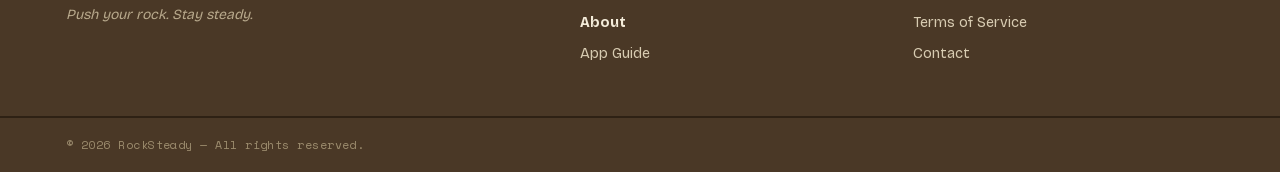
<file: pages/about.html>
<!DOCTYPE html>
<html lang="en">
<head>
<meta charset="utf-8">
<meta name="viewport" content="width=device-width, initial-scale=1">
<title>About — RockSteady</title>
<meta name="description" content="RockSteady is an app that celebrates showing up — not just reaching the summit. Here's the thinking behind it.">
<link rel="icon" href="../assets/img/emblem.png">
<link rel="stylesheet" href="../css/site.css">
<style>
  @media(max-width:900px){ .namegrid{grid-template-columns:1fr !important;} .founder{flex-direction:column !important;} }
</style>
</head>
<body>

  <!-- HEADER -->
  <header class="site-header">
    <div class="bar">
      <a href="../index.html" class="brand"><img src="../assets/img/emblem.png" alt="RockSteady"><span>RockSteady</span></a>
      <nav class="site-nav">
        <input type="checkbox" id="navmenu" class="nav-cb" hidden>
        <label for="navmenu" class="nav-burger" aria-label="Toggle menu"><span></span></label>
        <div class="links">
          <a href="../index.html">Home</a>
          <a href="about.html" aria-current="page">About</a>
          <a href="guide.html">Guide</a>
          <a href="privacy.html">Privacy</a>
          <a href="contact.html">Contact</a>
          <a href="https://apps.apple.com/app/id6757501581" class="cta-pill">Get the app</a>
        </div>
      </nav>
    </div>
  </header>

  <!-- PAGE HERO -->
  <section class="page-hero">
    <p class="eyebrow">About the app</p>
    <h1>Built for the everyday climb</h1>
    <p class="lede">RockSteady is an app that celebrates showing up &mdash; not just reaching the summit. Here's the thinking behind it.</p>
  </section>

  <!-- INTRO -->
  <section class="wrap" style="max-width:720px;padding-top:20px;padding-bottom:20px;">
    <p style="font-size:clamp(20px,2.6vw,25px);line-height:1.5;color:var(--moss);font-style:italic;margin-bottom:24px;">Most fitness apps are built for the version of you that goes hard for three weeks. RockSteady is built for the version that keeps going for three years.</p>
    <p style="font-size:16.5px;line-height:1.7;color:var(--body);margin-bottom:18px;">We started from a simple observation: people don't quit fitness because they're lazy. They quit because the tools make them feel behind the moment life gets in the way. A busy week, a small injury, a missed streak &mdash; and suddenly the app that was supposed to help just makes you feel like a failure.</p>
    <p style="font-size:16.5px;line-height:1.7;color:var(--body);">So we built the opposite. An app that tracks your workouts, your cardio, your recovery and even your rest days &mdash; and treats consistency, not intensity, as the thing worth celebrating.</p>
  </section>

  <!-- VALUES -->
  <section class="wrap" style="max-width:1080px;padding-top:60px;padding-bottom:30px;">
    <div style="text-align:center;max-width:34ch;margin:0 auto 44px;">
      <p class="eyebrow" style="color:var(--gold);margin-bottom:12px;">What we believe</p>
      <h2 style="font-weight:800;font-size:clamp(28px,4.6vw,44px);line-height:1.05;letter-spacing:-0.02em;">The principles built into every screen</h2>
    </div>
    <div class="grid grid-auto">
      <article class="card">
        <div class="icon-badge" style="background:var(--moss);"><svg viewBox="0 0 24 24" width="23" height="23" fill="none" stroke="#EFE6D2" stroke-width="1.8" stroke-linecap="round" stroke-linejoin="round"><path d="M21 12a9 9 0 1 1-3-6.7"/><path d="M21 4v4h-4"/></svg></div>
        <h3>Consistency over intensity</h3>
        <p>A sustainable 20-minute workout you actually do beats an epic session you skip. We're here for the long game.</p>
      </article>
      <article class="card">
        <div class="icon-badge" style="background:var(--gold);"><svg viewBox="0 0 24 24" width="23" height="23" fill="none" stroke="#3A2E1F" stroke-width="1.8" stroke-linecap="round" stroke-linejoin="round"><path d="M3 17l6-6 4 4 7-8"/><path d="M21 7v4h-4"/></svg></div>
        <h3>Progress, not perfection</h3>
        <p>Missed yesterday? That's life. Today is a new day to show up. There are no guilt trips here.</p>
      </article>
      <article class="card">
        <div class="icon-badge" style="background:var(--rust);"><svg viewBox="0 0 24 24" width="23" height="23" fill="none" stroke="#EFE6D2" stroke-width="1.8" stroke-linecap="round" stroke-linejoin="round"><path d="M21 12.8A9 9 0 1 1 11.2 3a7 7 0 0 0 9.8 9.8z"/></svg></div>
        <h3>Recovery is training</h3>
        <p>Rest days aren't lazy days &mdash; they're when your body builds strength. We track and celebrate them too.</p>
      </article>
      <article class="card">
        <div class="icon-badge" style="background:var(--moss);"><svg viewBox="0 0 24 24" width="23" height="23" fill="none" stroke="#EFE6D2" stroke-width="1.8" stroke-linecap="round" stroke-linejoin="round"><circle cx="12" cy="12" r="9"/><circle cx="12" cy="12" r="4.5"/><circle cx="12" cy="12" r="0.6" fill="#EFE6D2"/></svg></div>
        <h3>Your goals, your pace</h3>
        <p>Marathon or first push-up &mdash; your goals are valid and worthy of tracking, exactly as they are.</p>
      </article>
      <article class="card">
        <div class="icon-badge" style="background:var(--gold);"><svg viewBox="0 0 24 24" width="23" height="23" fill="none" stroke="#3A2E1F" stroke-width="1.8" stroke-linecap="round" stroke-linejoin="round"><circle cx="9" cy="8" r="3.2"/><circle cx="17" cy="9.5" r="2.6"/><path d="M3.5 19c0-3 2.5-5 5.5-5s5.5 2 5.5 5M15 13.6c2.4.2 4.5 1.9 4.5 4.4"/></svg></div>
        <h3>Community without competition</h3>
        <p>Social features are about support and accountability &mdash; not leaderboards. Your only competition is yesterday.</p>
      </article>
      <article class="card">
        <div class="icon-badge" style="background:var(--rust);"><svg viewBox="0 0 24 24" width="23" height="23" fill="none" stroke="#EFE6D2" stroke-width="1.8" stroke-linecap="round" stroke-linejoin="round"><path d="M3 14c3-1 5-3 5-6M21 14c-3-1-5-3-5-6M3 14c0 4 4 6 9 6s9-2 9-6"/></svg></div>
        <h3>Calm over chaos</h3>
        <p>No gamification tricks, no anxiety-inducing notifications. Just a quiet, focused space for your journey.</p>
      </article>
    </div>
  </section>

  <!-- NAME SECTION -->
  <section style="background:var(--moss);color:#EFE6D2;margin-top:40px;border-top:3px solid var(--moss-dark);border-bottom:3px solid var(--moss-dark);">
    <div style="max-width:1080px;margin:0 auto;padding:70px 26px;display:grid;grid-template-columns:1fr 0.7fr;gap:46px;align-items:center;" class="namegrid">
      <div>
        <h2 style="font-weight:800;font-size:clamp(28px,4vw,42px);letter-spacing:-0.02em;margin-bottom:20px;color:#F4ECDA;">Why &ldquo;RockSteady&rdquo;?</h2>
        <p style="font-size:16.5px;line-height:1.7;color:#D8E0CF;margin-bottom:16px;">The <strong style="color:#fff;">rock</strong> stands for the work you do each day &mdash; and for the strength and groundedness that comes from consistent effort.</p>
        <p style="font-size:16.5px;line-height:1.7;color:#D8E0CF;margin-bottom:16px;"><strong style="color:#fff;">Steady</strong> is how you get there. Not through bursts of extreme effort followed by burnout, but through showing up reliably, day after day. Like water wearing down stone, steady effort shapes lasting change.</p>
        <p style="font-size:16.5px;line-height:1.7;color:#D8E0CF;">However you read it, the message is the same: <strong style="color:#fff;">keep going</strong>.</p>
      </div>
      <div style="display:flex;justify-content:center;">
        <img src="../assets/img/emblem.png" alt="RockSteady mascot" style="width:min(280px,70vw);height:auto;filter:drop-shadow(0 14px 22px rgba(0,0,0,.3));">
      </div>
    </div>
  </section>

  <!-- FOUNDER NOTE -->
  <section class="wrap" style="max-width:840px;padding-top:64px;padding-bottom:64px;">
    <div class="card founder" style="display:flex;gap:26px;align-items:flex-start;padding:clamp(26px,4vw,38px);">
      <div style="width:96px;height:120px;flex:none;border-radius:14px;background:var(--paper);border:2px solid var(--line);background-image:repeating-linear-gradient(45deg,rgba(58,90,60,.16) 0 10px,transparent 10px 20px);display:flex;align-items:flex-end;justify-content:center;padding:8px;"><span style="font-family:var(--mono);font-size:10px;color:var(--moss);text-align:center;">[ sean.jpg ]</span></div>
      <div>
        <p class="eyebrow" style="margin-bottom:10px;">A note from the founder</p>
        <p style="font-size:16px;line-height:1.7;color:var(--body);margin-bottom:14px;">&ldquo;Like most people, I've started and stopped more fitness routines than I can count. RockSteady is the app I wished existed during all those restarts &mdash; one that meets you where you are and quietly helps you keep going. I hope it does the same for you.&rdquo;</p>
        <p style="font-style:italic;font-size:15.5px;color:var(--rust);">&mdash; Sean, founder of RockSteady</p>
      </div>
    </div>
  </section>

  <!-- CTA -->
  <section class="cta-band">
    <div class="inner">
      <h2>You don't need to be extreme to be extraordinary.</h2>
      <p>You just need to be steady. Start today.</p>
      <a href="https://apps.apple.com/app/id6757501581" aria-label="Download on the App Store" style="display:inline-block;text-decoration:none;">
        <img src="../assets/img/appstore-badge-white.svg" alt="Download on the App Store" style="height:54px;width:auto;display:inline-block;">
      </a>
      <p class="fine">Available on iPhone. Android coming later.</p>
    </div>
  </section>

  <!-- FOOTER -->
  <footer class="site-footer">
    <div class="cols">
      <div class="brandcol">
        <div class="lockup"><img src="../assets/img/emblem.png" alt=""><span class="name">RockSteady</span></div>
        <p class="tag">Push your rock. Stay steady.</p>
      </div>
      <div>
        <h4>Pages</h4>
        <div class="linklist">
          <a href="../index.html">Home</a>
          <a href="about.html" aria-current="page">About</a>
          <a href="guide.html">App Guide</a>
        </div>
      </div>
      <div>
        <h4>Legal</h4>
        <div class="linklist">
          <a href="privacy.html">Privacy Policy</a>
          <a href="terms.html">Terms of Service</a>
          <a href="contact.html">Contact</a>
        </div>
      </div>
    </div>
    <div class="baseline"><div class="inner"><p>© 2026 RockSteady — All rights reserved.</p></div></div>
  </footer>

</body>
</html>
</file>
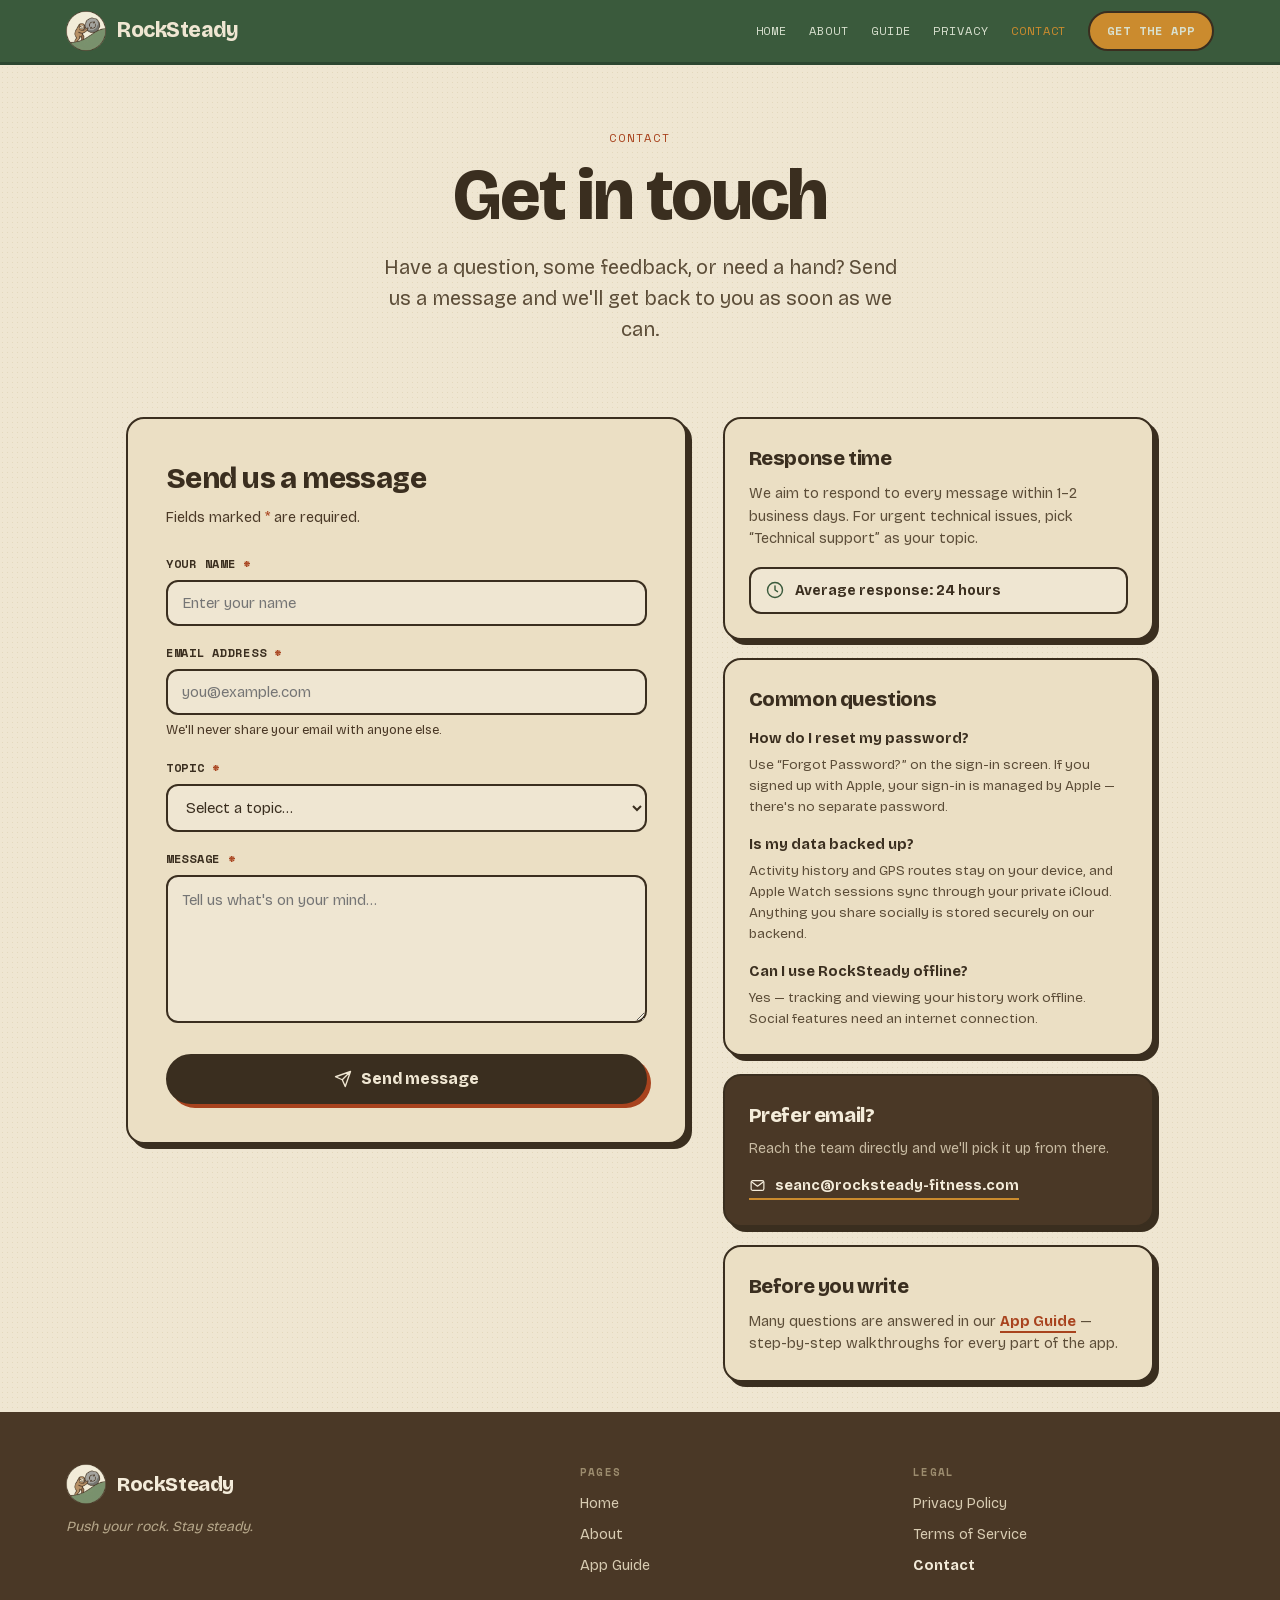
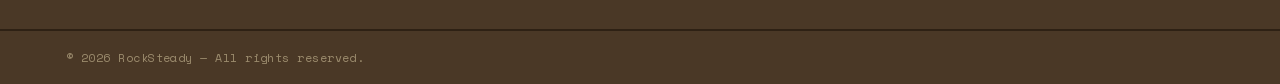
<file: pages/contact.html>
<!DOCTYPE html>
<html lang="en">
<head>
<meta charset="utf-8">
<meta name="viewport" content="width=device-width, initial-scale=1">
<title>Contact — RockSteady</title>
<meta name="description" content="Have a question, some feedback, or need a hand? Send the RockSteady team a message and we'll get back to you as soon as we can.">
<link rel="icon" href="../assets/img/emblem.png">
<link rel="stylesheet" href="../css/site.css">
<style>
  @media(max-width:860px){ .cgrid{grid-template-columns:1fr !important;gap:26px !important;} }
</style>
</head>
<body>

  <!-- HEADER -->
  <header class="site-header">
    <div class="bar">
      <a href="../index.html" class="brand"><img src="../assets/img/emblem.png" alt="RockSteady"><span>RockSteady</span></a>
      <nav class="site-nav">
        <input type="checkbox" id="navmenu" class="nav-cb" hidden>
        <label for="navmenu" class="nav-burger" aria-label="Toggle menu"><span></span></label>
        <div class="links">
          <a href="../index.html">Home</a>
          <a href="about.html">About</a>
          <a href="guide.html">Guide</a>
          <a href="privacy.html">Privacy</a>
          <a href="contact.html" aria-current="page">Contact</a>
          <a href="https://apps.apple.com/app/id6757501581" class="cta-pill">Get the app</a>
        </div>
      </nav>
    </div>
  </header>

  <!-- PAGE HERO -->
  <section class="page-hero">
    <p class="eyebrow">Contact</p>
    <h1>Get in touch</h1>
    <p class="lede">Have a question, some feedback, or need a hand? Send us a message and we'll get back to you as soon as we can.</p>
  </section>

  <!-- CONTACT GRID -->
  <section class="wrap" style="max-width:1080px;padding-top:32px;padding-bottom:30px;">
    <div style="display:grid;grid-template-columns:1.3fr 1fr;gap:36px;align-items:start;" class="cgrid">

      <!-- FORM CARD -->
      <div class="card" style="padding:clamp(24px,3.5vw,38px);">
        <div id="formWrap">
          <h2 style="font-weight:800;font-size:clamp(23px,3vw,29px);letter-spacing:-0.02em;margin-bottom:6px;">Send us a message</h2>
          <p style="font-size:14.5px;color:var(--brown);margin-bottom:26px;">Fields marked <span style="color:var(--rust);">*</span> are required.</p>
          <form id="contactForm" novalidate>
            <div class="field" id="f-name">
              <label for="name">Your name <span class="req">*</span></label>
              <input id="name" name="name" type="text" autocomplete="name" placeholder="Enter your name">
              <span class="err">Please enter your name.</span>
            </div>
            <div class="field" id="f-email">
              <label for="email">Email address <span class="req">*</span></label>
              <input id="email" name="email" type="email" autocomplete="email" placeholder="you@example.com">
              <span class="err">Please enter a valid email address.</span>
              <span class="hint">We'll never share your email with anyone else.</span>
            </div>
            <div class="field" id="f-topic">
              <label for="topic">Topic <span class="req">*</span></label>
              <select id="topic" name="topic">
                <option value="">Select a topic…</option>
                <option value="general">General inquiry</option>
                <option value="support">Technical support</option>
                <option value="bug">Report a bug</option>
                <option value="feature">Feature request</option>
                <option value="feedback">Feedback</option>
                <option value="other">Other</option>
              </select>
              <span class="err">Please choose a topic.</span>
            </div>
            <div class="field" id="f-message" style="margin-bottom:24px;">
              <label for="message">Message <span class="req">*</span></label>
              <textarea id="message" name="message" placeholder="Tell us what's on your mind…"></textarea>
              <span class="err">Please enter a message.</span>
            </div>
            <button type="submit" class="btn-submit">
              <svg viewBox="0 0 24 24" width="18" height="18" fill="none" stroke="currentColor" stroke-width="1.8" stroke-linecap="round" stroke-linejoin="round"><path d="M22 2 11 13M22 2l-7 20-4-9-9-4 20-7z"/></svg>
              Send message
            </button>
          </form>
        </div>
        <div id="successWrap" style="display:none;text-align:center;padding:34px 8px;">
          <div style="width:66px;height:66px;border-radius:50%;background:var(--moss);border:2px solid var(--line);display:flex;align-items:center;justify-content:center;margin:0 auto 22px;"><svg viewBox="0 0 24 24" width="32" height="32" fill="none" stroke="#EFE6D2" stroke-width="1.8" stroke-linecap="round" stroke-linejoin="round"><circle cx="12" cy="12" r="9"/><path d="M8.5 12.5l2.5 2.5 4.5-5"/></svg></div>
          <h3 style="font-weight:800;font-size:27px;letter-spacing:-0.02em;margin-bottom:12px;">Message sent</h3>
          <p style="font-size:15.5px;line-height:1.65;color:var(--body);max-width:30em;margin:0 auto 24px;">Thank you for reaching out. We've received your message and will get back to you within 1&ndash;2 business days.</p>
          <a href="../index.html" class="btn-rust" style="box-shadow:3px 3px 0 var(--line);">Back to home</a>
        </div>
      </div>

      <!-- INFO SIDEBAR -->
      <aside style="display:flex;flex-direction:column;gap:18px;">
        <div class="card" style="padding:24px;">
          <h3 style="margin-bottom:10px;">Response time</h3>
          <p style="margin-bottom:16px;">We aim to respond to every message within 1&ndash;2 business days. For urgent technical issues, pick &ldquo;Technical support&rdquo; as your topic.</p>
          <div style="display:flex;align-items:center;gap:10px;background:var(--paper);border:2px solid var(--line);border-radius:12px;padding:11px 14px;">
            <svg viewBox="0 0 24 24" width="20" height="20" fill="none" stroke="var(--moss)" stroke-width="1.7" stroke-linecap="round" stroke-linejoin="round"><circle cx="12" cy="12" r="9"/><path d="M12 7v5l3 2"/></svg>
            <span style="font-size:14px;font-weight:700;color:var(--ink);">Average response: 24 hours</span>
          </div>
        </div>

        <div class="card" style="padding:24px;">
          <h3 style="margin-bottom:14px;">Common questions</h3>
          <div style="display:flex;flex-direction:column;gap:16px;">
            <div>
              <p style="font-size:14.5px;font-weight:700;color:var(--ink);margin-bottom:5px;">How do I reset my password?</p>
              <p style="font-size:13.5px;line-height:1.55;color:var(--body);">Use &ldquo;Forgot Password?&rdquo; on the sign-in screen. If you signed up with Apple, your sign-in is managed by Apple &mdash; there's no separate password.</p>
            </div>
            <div>
              <p style="font-size:14.5px;font-weight:700;color:var(--ink);margin-bottom:5px;">Is my data backed up?</p>
              <p style="font-size:13.5px;line-height:1.55;color:var(--body);">Activity history and GPS routes stay on your device, and Apple Watch sessions sync through your private iCloud. Anything you share socially is stored securely on our backend.</p>
            </div>
            <div>
              <p style="font-size:14.5px;font-weight:700;color:var(--ink);margin-bottom:5px;">Can I use RockSteady offline?</p>
              <p style="font-size:13.5px;line-height:1.55;color:var(--body);">Yes &mdash; tracking and viewing your history work offline. Social features need an internet connection.</p>
            </div>
          </div>
        </div>

        <div style="background:var(--brown);color:#E5DAC4;border:2.5px solid var(--line);border-radius:18px;padding:24px;box-shadow:5px 5px 0 var(--line);">
          <h3 style="font-weight:800;font-size:20px;letter-spacing:-0.02em;margin-bottom:8px;color:#F4ECDA;">Prefer email?</h3>
          <p style="font-size:14px;line-height:1.6;color:#C9BCA3;margin-bottom:14px;">Reach the team directly and we'll pick it up from there.</p>
          <a href="mailto:seanc@rocksteady-fitness.com" style="display:inline-flex;align-items:center;gap:9px;color:#F4ECDA;text-decoration:none;font-weight:700;font-size:14.5px;border-bottom:2px solid var(--gold);padding-bottom:2px;">
            <svg viewBox="0 0 24 24" width="17" height="17" fill="none" stroke="currentColor" stroke-width="1.7" stroke-linecap="round" stroke-linejoin="round"><rect x="3" y="5" width="18" height="14" rx="2.5"/><path d="m4 7 8 6 8-6"/></svg>
            seanc@rocksteady-fitness.com
          </a>
        </div>

        <div class="card" style="padding:24px;">
          <h3 style="margin-bottom:10px;">Before you write</h3>
          <p>Many questions are answered in our <a href="guide.html" class="ulink">App Guide</a> &mdash; step-by-step walkthroughs for every part of the app.</p>
        </div>
      </aside>
    </div>
  </section>

  <!-- FOOTER -->
  <footer class="site-footer">
    <div class="cols">
      <div class="brandcol">
        <div class="lockup"><img src="../assets/img/emblem.png" alt=""><span class="name">RockSteady</span></div>
        <p class="tag">Push your rock. Stay steady.</p>
      </div>
      <div>
        <h4>Pages</h4>
        <div class="linklist">
          <a href="../index.html">Home</a>
          <a href="about.html">About</a>
          <a href="guide.html">App Guide</a>
        </div>
      </div>
      <div>
        <h4>Legal</h4>
        <div class="linklist">
          <a href="privacy.html">Privacy Policy</a>
          <a href="terms.html">Terms of Service</a>
          <a href="contact.html" aria-current="page">Contact</a>
        </div>
      </div>
    </div>
    <div class="baseline"><div class="inner"><p>© 2026 RockSteady — All rights reserved.</p></div></div>
  </footer>

  <script>
    (function(){
      var form = document.getElementById('contactForm');
      var val = function(n){ var el = form.elements[n]; return el && el.value ? el.value.trim() : ''; };
      var setInvalid = function(id, bad){ document.getElementById(id).classList.toggle('invalid', bad); };
      form.addEventListener('submit', function(e){
        e.preventDefault();
        var errName = !val('name');
        var email = val('email');
        var errEmail = !email || !/^[^@\s]+@[^@\s]+\.[^@\s]+$/.test(email);
        var errTopic = !val('topic');
        var errMessage = !val('message');
        setInvalid('f-name', errName);
        setInvalid('f-email', errEmail);
        setInvalid('f-topic', errTopic);
        setInvalid('f-message', errMessage);
        if (errName || errEmail || errTopic || errMessage) return;
        document.getElementById('formWrap').style.display = 'none';
        document.getElementById('successWrap').style.display = 'block';
      });
    })();
  </script>

</body>
</html>
</file>
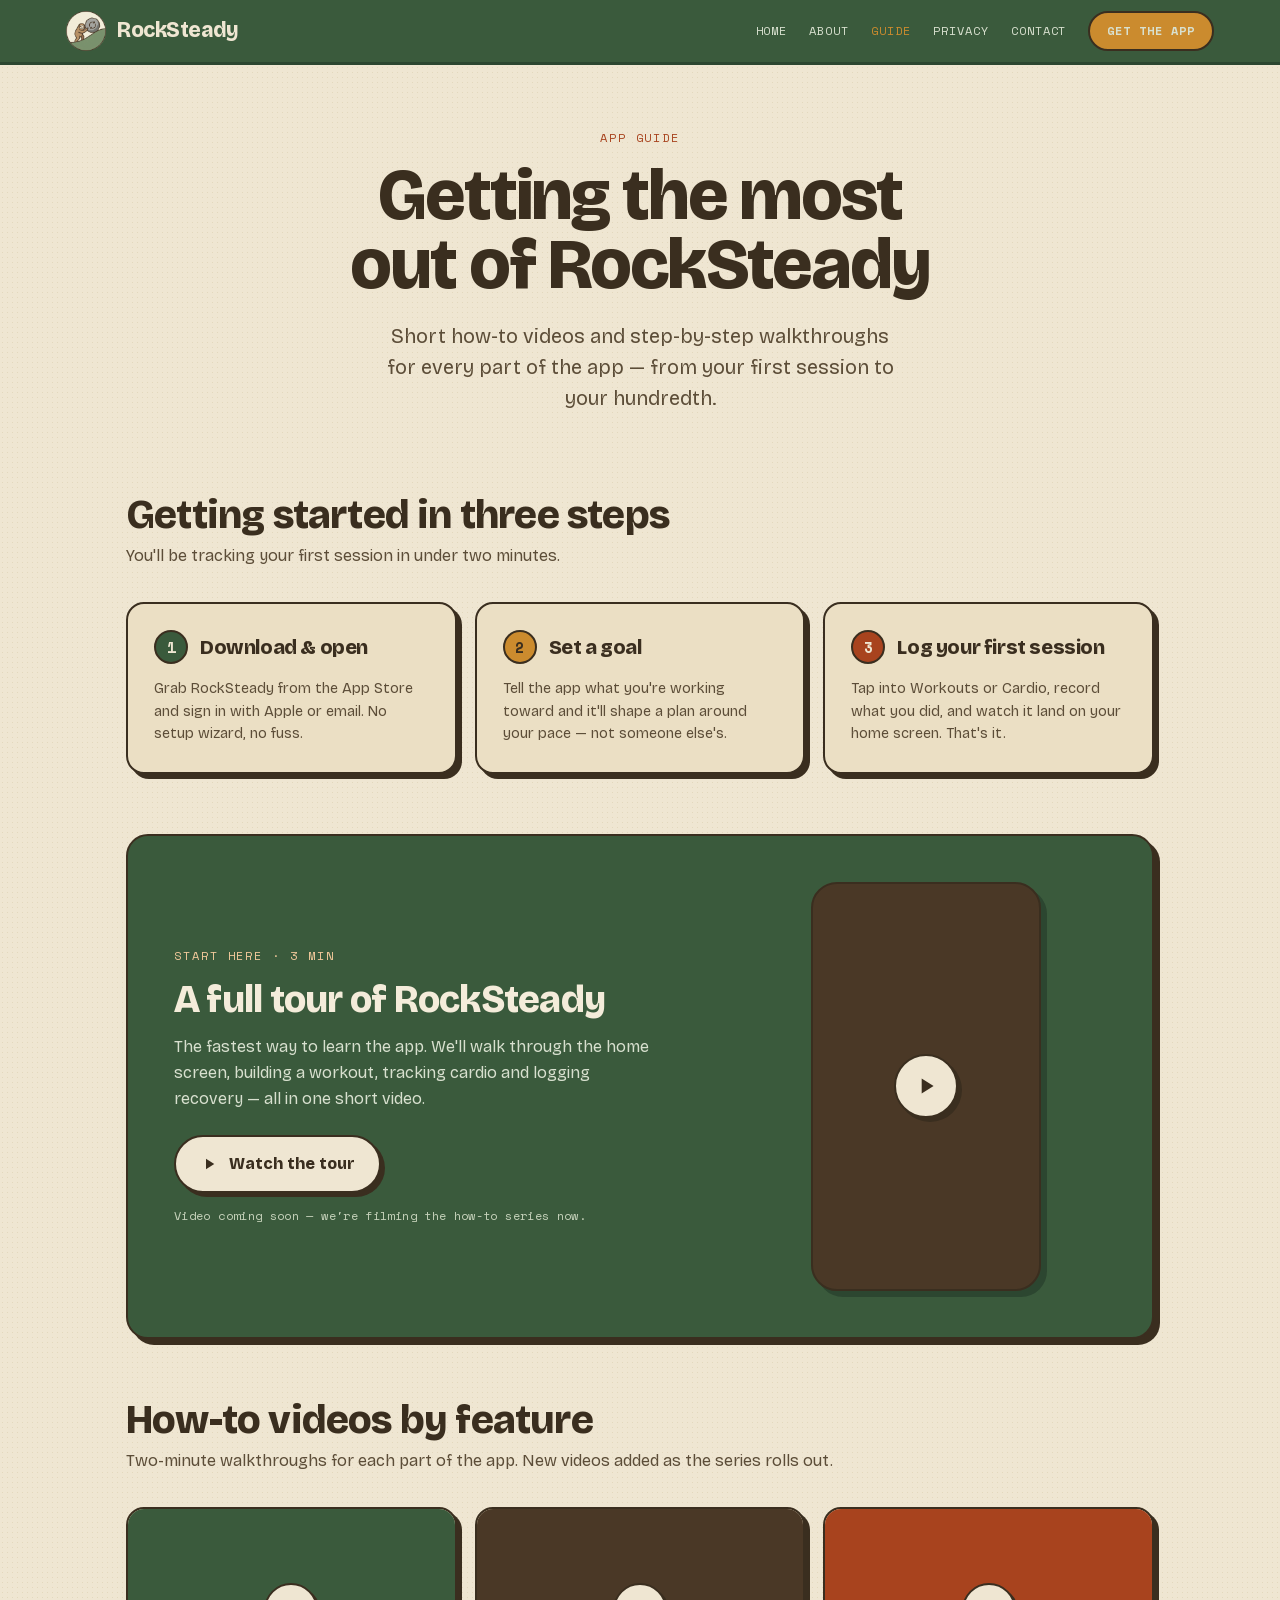
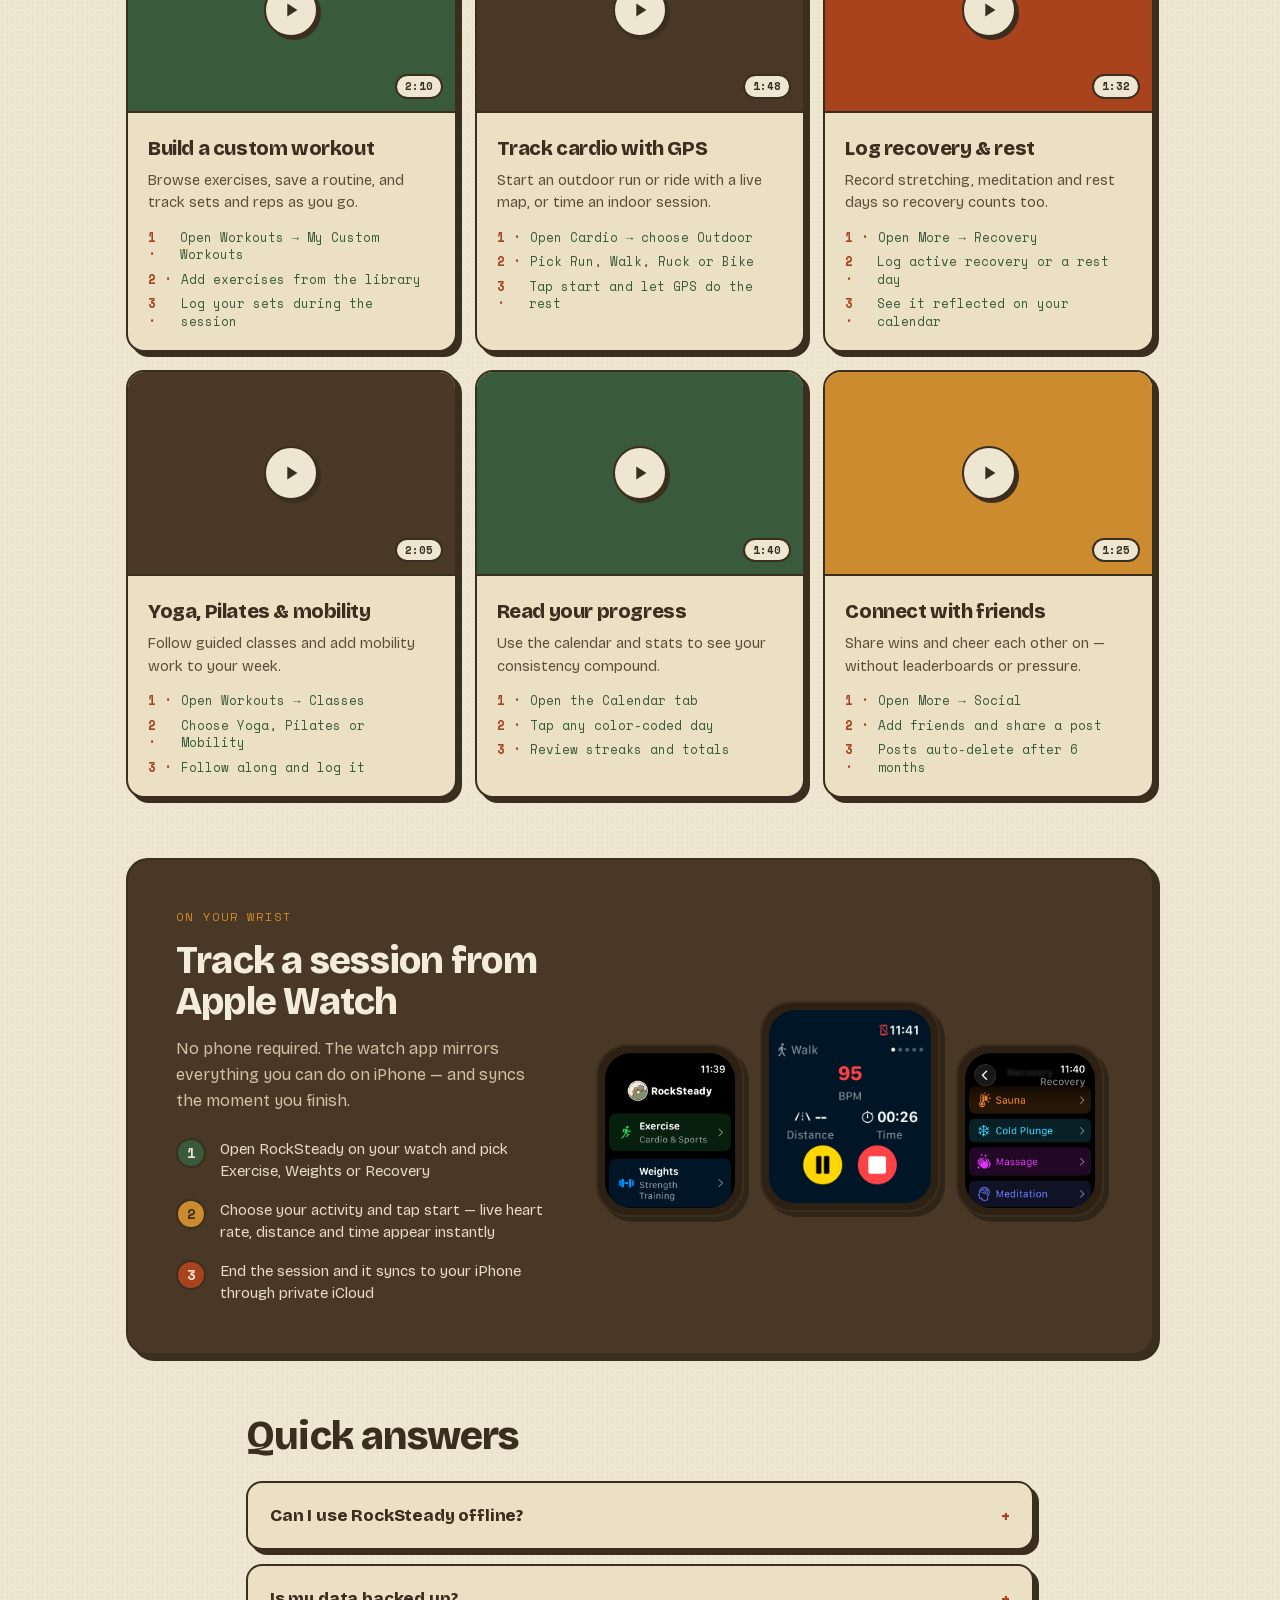
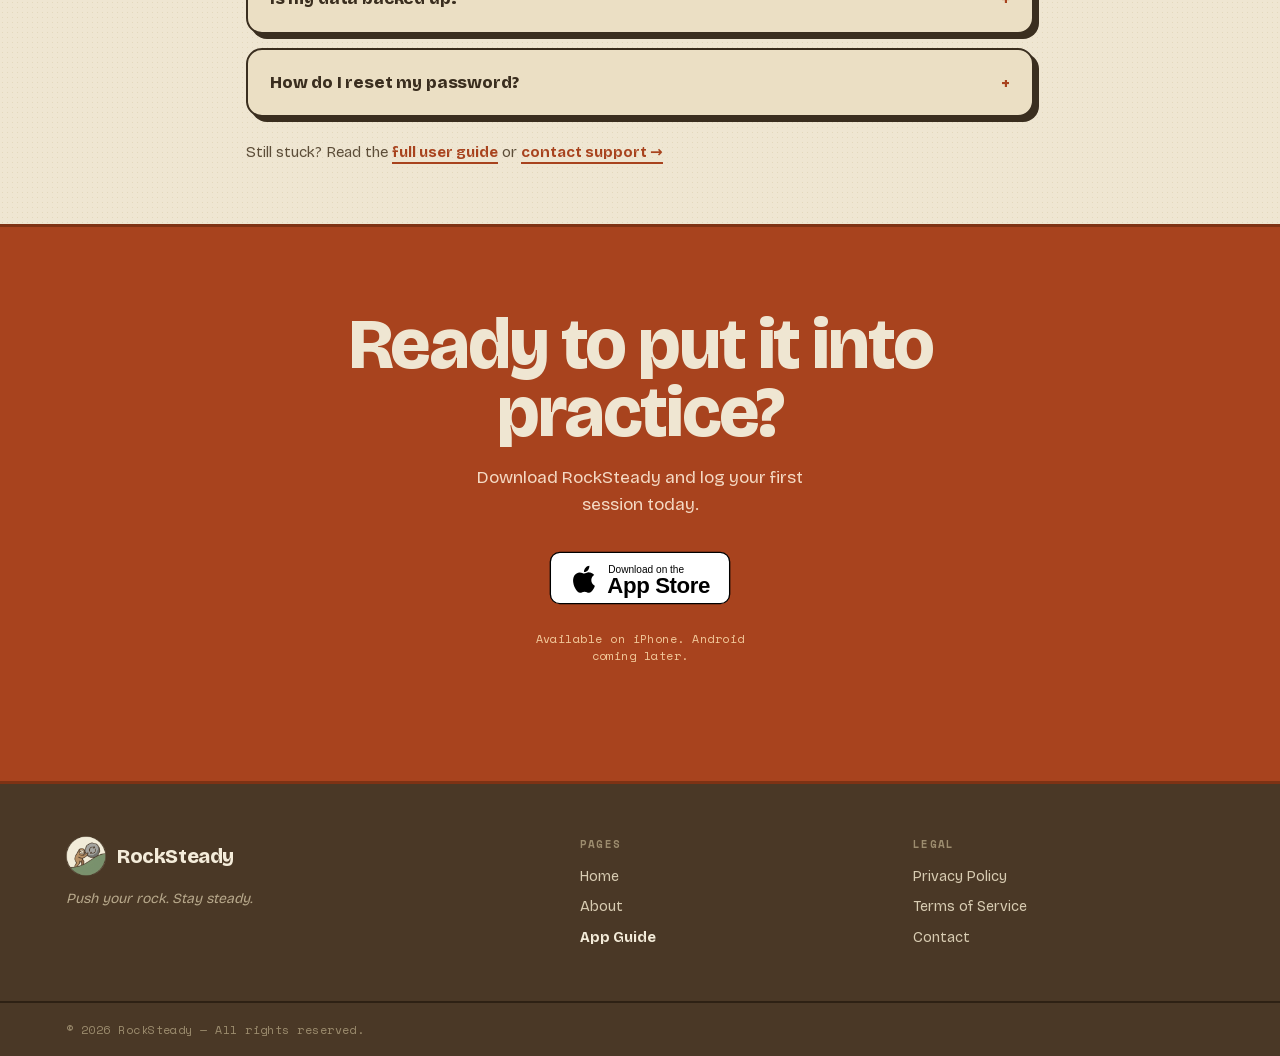
<file: pages/guide.html>
<!DOCTYPE html>
<html lang="en">
<head>
<meta charset="utf-8">
<meta name="viewport" content="width=device-width, initial-scale=1">
<title>Guide — RockSteady</title>
<meta name="description" content="Short how-to videos and step-by-step walkthroughs for every part of the app — from your first session to your hundredth.">
<link rel="icon" href="../assets/img/emblem.png">
<link rel="stylesheet" href="../css/site.css">
<style>
  .step-badge{
    flex:none;width:34px;height:34px;border-radius:50%;border:2px solid var(--ink);
    display:flex;align-items:center;justify-content:center;
    font-family:var(--mono);font-weight:700;font-size:15px;color:var(--paper);
  }
  .video-thumb{
    position:relative;aspect-ratio:16/10;border-bottom:2.5px solid var(--line);
    display:flex;align-items:center;justify-content:center;
  }
  .play-badge{
    width:54px;height:54px;border-radius:50%;background:var(--paper);
    border:2px solid var(--ink);display:flex;align-items:center;justify-content:center;
    box-shadow:3px 3px 0 var(--ink);
  }
  .thumb-dur{
    position:absolute;bottom:12px;right:12px;font-family:var(--mono);font-size:11px;
    font-weight:700;color:var(--ink);background:var(--paper);border:2px solid var(--ink);
    padding:2px 8px;border-radius:999px;
  }
  .step-list{list-style:none;display:flex;flex-direction:column;gap:7px;margin-top:14px;}
  .step-list li{
    display:flex;gap:9px;align-items:baseline;font-family:var(--mono);
    font-size:12.5px;line-height:1.4;color:var(--moss);
  }
  .step-list li .n{color:var(--rust);font-weight:700;}
  .faq details{
    background:var(--card);border:2.5px solid var(--line);border-radius:16px;
    padding:20px 22px;box-shadow:5px 5px 0 var(--line);
  }
  .faq summary{font-weight:800;font-size:17px;letter-spacing:-0.01em;cursor:pointer;list-style:none;color:var(--ink);}
  .faq summary::-webkit-details-marker{display:none;}
  .faq summary::after{content:"+";float:right;font-family:var(--mono);color:var(--rust);font-weight:700;}
  .faq details[open] summary::after{content:"–";}
  .faq p{font-size:15px;line-height:1.65;color:var(--body);margin-top:12px;}
  .watch-cluster{display:flex;justify-content:center;align-items:center;gap:16px;}
  .watch-shot{border-radius:32px;background:var(--brown-dark);padding:7px;border:2px solid var(--ink);box-shadow:5px 5px 0 rgba(0,0,0,.35);}
  .watch-shot img{display:block;width:100%;height:auto;border-radius:26px;}
  @media(max-width:900px){
    .demo-grid{grid-template-columns:1fr !important;}
    .watch-grid{grid-template-columns:1fr !important;gap:34px !important;}
    .watch-cluster{order:-1;}
  }
  @media(max-width:640px){
    .watch-cluster{flex-direction:column;}
    .watch-cluster > div{width:min(180px,64vw) !important;transform:none !important;}
  }
</style>
</head>
<body>

  <!-- HEADER -->
  <header class="site-header">
    <div class="bar">
      <a href="../index.html" class="brand"><img src="../assets/img/emblem.png" alt="RockSteady"><span>RockSteady</span></a>
      <nav class="site-nav">
        <input type="checkbox" id="navmenu" class="nav-cb" hidden>
        <label for="navmenu" class="nav-burger" aria-label="Toggle menu"><span></span></label>
        <div class="links">
          <a href="../index.html">Home</a>
          <a href="about.html">About</a>
          <a href="guide.html" aria-current="page">Guide</a>
          <a href="privacy.html">Privacy</a>
          <a href="contact.html">Contact</a>
          <a href="https://apps.apple.com/app/id6757501581" class="cta-pill">Get the app</a>
        </div>
      </nav>
    </div>
  </header>

  <!-- PAGE HERO -->
  <section class="page-hero">
    <p class="eyebrow">App guide</p>
    <h1>Getting the most out of RockSteady</h1>
    <p class="lede">Short how-to videos and step-by-step walkthroughs for every part of the app &mdash; from your first session to your hundredth.</p>
  </section>

  <!-- GETTING STARTED -->
  <section class="wrap" style="max-width:1080px;padding-top:40px;padding-bottom:20px;">
    <h2 style="font-weight:800;font-size:clamp(28px,4.2vw,40px);line-height:1.05;letter-spacing:-0.02em;margin-bottom:8px;">Getting started in three steps</h2>
    <p style="font-size:16px;color:var(--body);margin-bottom:34px;">You'll be tracking your first session in under two minutes.</p>
    <div class="grid grid-3">
      <article class="card">
        <div style="display:flex;align-items:center;gap:12px;margin-bottom:14px;"><span class="step-badge" style="background:var(--moss);">1</span><h3 style="margin-bottom:0;">Download &amp; open</h3></div>
        <p>Grab RockSteady from the App Store and sign in with Apple or email. No setup wizard, no fuss.</p>
      </article>
      <article class="card">
        <div style="display:flex;align-items:center;gap:12px;margin-bottom:14px;"><span class="step-badge" style="background:var(--gold);color:var(--ink);">2</span><h3 style="margin-bottom:0;">Set a goal</h3></div>
        <p>Tell the app what you're working toward and it'll shape a plan around your pace &mdash; not someone else's.</p>
      </article>
      <article class="card">
        <div style="display:flex;align-items:center;gap:12px;margin-bottom:14px;"><span class="step-badge" style="background:var(--rust);">3</span><h3 style="margin-bottom:0;">Log your first session</h3></div>
        <p>Tap into Workouts or Cardio, record what you did, and watch it land on your home screen. That's it.</p>
      </article>
    </div>
  </section>

  <!-- FEATURED DEMO -->
  <section class="wrap" style="max-width:1080px;padding-top:40px;padding-bottom:20px;">
    <div style="background:var(--moss);color:#EFE6D2;border:2.5px solid var(--line);border-radius:22px;box-shadow:6px 6px 0 var(--line);overflow:hidden;display:grid;grid-template-columns:1.2fr 0.8fr;gap:34px;align-items:center;padding:clamp(28px,4vw,46px);" class="demo-grid">
      <div>
        <p class="eyebrow" style="color:#F2C99B;margin-bottom:14px;">Start here · 3 min</p>
        <h2 style="font-weight:800;font-size:clamp(26px,3.8vw,38px);line-height:1.08;letter-spacing:-0.02em;margin-bottom:14px;color:#F4ECDA;">A full tour of RockSteady</h2>
        <p style="font-size:16px;line-height:1.62;color:#D8E0CF;margin-bottom:24px;max-width:30em;">The fastest way to learn the app. We'll walk through the home screen, building a workout, tracking cardio and logging recovery &mdash; all in one short video.</p>
        <a href="#" class="btn-store" style="cursor:pointer;">
          <svg viewBox="0 0 24 24" width="18" height="18" fill="var(--ink)"><path d="M8 5v14l11-7z"/></svg> Watch the tour
        </a>
        <p style="font-family:var(--mono);font-size:12px;color:#C6D2BB;margin-top:14px;letter-spacing:0.03em;">Video coming soon &mdash; we're filming the how-to series now.</p>
      </div>
      <div style="display:flex;justify-content:center;">
        <div style="width:100%;max-width:230px;aspect-ratio:9/16;border-radius:26px;background:var(--brown);border:2.5px solid var(--ink);box-shadow:6px 6px 0 var(--moss-dark);display:flex;align-items:center;justify-content:center;">
          <span class="play-badge" style="width:64px;height:64px;box-shadow:4px 4px 0 var(--ink);"><svg viewBox="0 0 24 24" width="26" height="26" fill="var(--ink)"><path d="M8 5v14l11-7z"/></svg></span>
        </div>
      </div>
    </div>
  </section>

  <!-- HOW-TO VIDEO GRID -->
  <section class="wrap" style="max-width:1080px;padding-top:40px;padding-bottom:20px;">
    <h2 style="font-weight:800;font-size:clamp(28px,4.2vw,40px);line-height:1.05;letter-spacing:-0.02em;margin-bottom:8px;">How-to videos by feature</h2>
    <p style="font-size:16px;color:var(--body);margin-bottom:34px;">Two-minute walkthroughs for each part of the app. New videos added as the series rolls out.</p>
    <div class="grid grid-3">

      <article class="card" style="padding:0;overflow:hidden;">
        <div class="video-thumb" style="background:var(--moss);">
          <span class="play-badge"><svg viewBox="0 0 24 24" width="22" height="22" fill="var(--ink)"><path d="M8 5v14l11-7z"/></svg></span>
          <span class="thumb-dur">2:10</span>
        </div>
        <div style="padding:20px;">
          <h3 style="margin-bottom:7px;">Build a custom workout</h3>
          <p>Browse exercises, save a routine, and track sets and reps as you go.</p>
          <ul class="step-list"><li><span class="n">1 ·</span> Open Workouts → My Custom Workouts</li><li><span class="n">2 ·</span> Add exercises from the library</li><li><span class="n">3 ·</span> Log your sets during the session</li></ul>
        </div>
      </article>

      <article class="card" style="padding:0;overflow:hidden;">
        <div class="video-thumb" style="background:var(--brown);">
          <span class="play-badge"><svg viewBox="0 0 24 24" width="22" height="22" fill="var(--ink)"><path d="M8 5v14l11-7z"/></svg></span>
          <span class="thumb-dur">1:48</span>
        </div>
        <div style="padding:20px;">
          <h3 style="margin-bottom:7px;">Track cardio with GPS</h3>
          <p>Start an outdoor run or ride with a live map, or time an indoor session.</p>
          <ul class="step-list"><li><span class="n">1 ·</span> Open Cardio → choose Outdoor</li><li><span class="n">2 ·</span> Pick Run, Walk, Ruck or Bike</li><li><span class="n">3 ·</span> Tap start and let GPS do the rest</li></ul>
        </div>
      </article>

      <article class="card" style="padding:0;overflow:hidden;">
        <div class="video-thumb" style="background:var(--rust);">
          <span class="play-badge"><svg viewBox="0 0 24 24" width="22" height="22" fill="var(--ink)"><path d="M8 5v14l11-7z"/></svg></span>
          <span class="thumb-dur">1:32</span>
        </div>
        <div style="padding:20px;">
          <h3 style="margin-bottom:7px;">Log recovery &amp; rest</h3>
          <p>Record stretching, meditation and rest days so recovery counts too.</p>
          <ul class="step-list"><li><span class="n">1 ·</span> Open More → Recovery</li><li><span class="n">2 ·</span> Log active recovery or a rest day</li><li><span class="n">3 ·</span> See it reflected on your calendar</li></ul>
        </div>
      </article>

      <article class="card" style="padding:0;overflow:hidden;">
        <div class="video-thumb" style="background:var(--brown);">
          <span class="play-badge"><svg viewBox="0 0 24 24" width="22" height="22" fill="var(--ink)"><path d="M8 5v14l11-7z"/></svg></span>
          <span class="thumb-dur">2:05</span>
        </div>
        <div style="padding:20px;">
          <h3 style="margin-bottom:7px;">Yoga, Pilates &amp; mobility</h3>
          <p>Follow guided classes and add mobility work to your week.</p>
          <ul class="step-list"><li><span class="n">1 ·</span> Open Workouts → Classes</li><li><span class="n">2 ·</span> Choose Yoga, Pilates or Mobility</li><li><span class="n">3 ·</span> Follow along and log it</li></ul>
        </div>
      </article>

      <article class="card" style="padding:0;overflow:hidden;">
        <div class="video-thumb" style="background:var(--moss);">
          <span class="play-badge"><svg viewBox="0 0 24 24" width="22" height="22" fill="var(--ink)"><path d="M8 5v14l11-7z"/></svg></span>
          <span class="thumb-dur">1:40</span>
        </div>
        <div style="padding:20px;">
          <h3 style="margin-bottom:7px;">Read your progress</h3>
          <p>Use the calendar and stats to see your consistency compound.</p>
          <ul class="step-list"><li><span class="n">1 ·</span> Open the Calendar tab</li><li><span class="n">2 ·</span> Tap any color-coded day</li><li><span class="n">3 ·</span> Review streaks and totals</li></ul>
        </div>
      </article>

      <article class="card" style="padding:0;overflow:hidden;">
        <div class="video-thumb" style="background:var(--gold);">
          <span class="play-badge"><svg viewBox="0 0 24 24" width="22" height="22" fill="var(--ink)"><path d="M8 5v14l11-7z"/></svg></span>
          <span class="thumb-dur">1:25</span>
        </div>
        <div style="padding:20px;">
          <h3 style="margin-bottom:7px;">Connect with friends</h3>
          <p>Share wins and cheer each other on &mdash; without leaderboards or pressure.</p>
          <ul class="step-list"><li><span class="n">1 ·</span> Open More → Social</li><li><span class="n">2 ·</span> Add friends and share a post</li><li><span class="n">3 ·</span> Posts auto-delete after 6 months</li></ul>
        </div>
      </article>

    </div>
  </section>

  <!-- APPLE WATCH HOW-TO -->
  <section class="wrap" style="max-width:1080px;padding-top:40px;padding-bottom:20px;">
    <div style="background:var(--brown);color:#E6DCC7;border:2.5px solid var(--line);border-radius:22px;box-shadow:6px 6px 0 var(--line);overflow:hidden;padding:clamp(30px,4vw,48px);">
      <div style="display:grid;grid-template-columns:1fr 1.1fr;gap:44px;align-items:center;" class="watch-grid">
        <div>
          <p class="eyebrow" style="color:var(--gold);margin-bottom:14px;">On your wrist</p>
          <h2 style="font-weight:800;font-size:clamp(26px,3.8vw,38px);line-height:1.08;letter-spacing:-0.02em;margin-bottom:14px;color:#F4ECDA;">Track a session from Apple Watch</h2>
          <p style="font-size:16px;line-height:1.62;color:#CFC2A6;margin-bottom:24px;max-width:30em;">No phone required. The watch app mirrors everything you can do on iPhone &mdash; and syncs the moment you finish.</p>
          <ol style="list-style:none;display:flex;flex-direction:column;gap:16px;">
            <li style="display:flex;gap:14px;align-items:flex-start;font-size:15px;color:#E6DCC7;line-height:1.5;"><span class="step-badge" style="background:var(--moss);width:30px;height:30px;font-size:14px;">1</span> Open RockSteady on your watch and pick Exercise, Weights or Recovery</li>
            <li style="display:flex;gap:14px;align-items:flex-start;font-size:15px;color:#E6DCC7;line-height:1.5;"><span class="step-badge" style="background:var(--gold);color:var(--ink);width:30px;height:30px;font-size:14px;">2</span> Choose your activity and tap start &mdash; live heart rate, distance and time appear instantly</li>
            <li style="display:flex;gap:14px;align-items:flex-start;font-size:15px;color:#E6DCC7;line-height:1.5;"><span class="step-badge" style="background:var(--rust);width:30px;height:30px;font-size:14px;">3</span> End the session and it syncs to your iPhone through private iCloud</li>
          </ol>
        </div>
        <div class="watch-cluster">
          <div class="watch-shot" style="width:148px;flex:none;transform:translateY(24px);"><img src="../assets/img/watch-home.png" alt="Choose a session on Apple Watch"></div>
          <div class="watch-shot" style="width:180px;flex:none;z-index:2;"><img src="../assets/img/watch-live.png" alt="Live tracking on Apple Watch"></div>
          <div class="watch-shot" style="width:148px;flex:none;transform:translateY(24px);"><img src="../assets/img/watch-recovery.png" alt="Recovery on Apple Watch"></div>
        </div>
      </div>
    </div>
  </section>

  <!-- QUICK FAQ -->
  <section class="wrap" style="max-width:840px;padding-top:40px;padding-bottom:20px;">
    <h2 style="font-weight:800;font-size:clamp(28px,4.2vw,40px);line-height:1.05;letter-spacing:-0.02em;margin-bottom:24px;">Quick answers</h2>
    <div class="faq" style="display:flex;flex-direction:column;gap:14px;">
      <details><summary>Can I use RockSteady offline?</summary><p>Yes &mdash; tracking workouts and viewing your history work offline, since that data lives on your device. Social features need an internet connection.</p></details>
      <details><summary>Is my data backed up?</summary><p>Your activity history and GPS routes are kept on your device, and Apple Watch sessions sync through your private iCloud. Deleting the app removes the history stored locally.</p></details>
      <details><summary>How do I reset my password?</summary><p>Use &ldquo;Forgot Password?&rdquo; on the sign-in screen. If you signed up with Apple, your sign-in is managed by Apple &mdash; there's no separate password.</p></details>
    </div>
    <p style="font-size:15px;color:var(--body);margin-top:24px;">Still stuck? Read the <a href="user-guide.html" class="ulink">full user guide</a> or <a href="contact.html" class="ulink">contact support &rarr;</a></p>
  </section>

  <!-- CTA -->
  <section class="cta-band" style="margin-top:40px;">
    <div class="inner">
      <h2>Ready to put it into practice?</h2>
      <p>Download RockSteady and log your first session today.</p>
      <a href="https://apps.apple.com/app/id6757501581" aria-label="Download on the App Store" style="display:inline-block;text-decoration:none;">
        <img src="../assets/img/appstore-badge-white.svg" alt="Download on the App Store" style="height:54px;width:auto;display:inline-block;">
      </a>
      <p class="fine">Available on iPhone. Android coming later.</p>
    </div>
  </section>

  <!-- FOOTER -->
  <footer class="site-footer">
    <div class="cols">
      <div class="brandcol">
        <div class="lockup"><img src="../assets/img/emblem.png" alt=""><span class="name">RockSteady</span></div>
        <p class="tag">Push your rock. Stay steady.</p>
      </div>
      <div>
        <h4>Pages</h4>
        <div class="linklist">
          <a href="../index.html">Home</a>
          <a href="about.html">About</a>
          <a href="guide.html" aria-current="page">App Guide</a>
        </div>
      </div>
      <div>
        <h4>Legal</h4>
        <div class="linklist">
          <a href="privacy.html">Privacy Policy</a>
          <a href="terms.html">Terms of Service</a>
          <a href="contact.html">Contact</a>
        </div>
      </div>
    </div>
    <div class="baseline"><div class="inner"><p>© 2026 RockSteady — All rights reserved.</p></div></div>
  </footer>

</body>
</html>
</file>
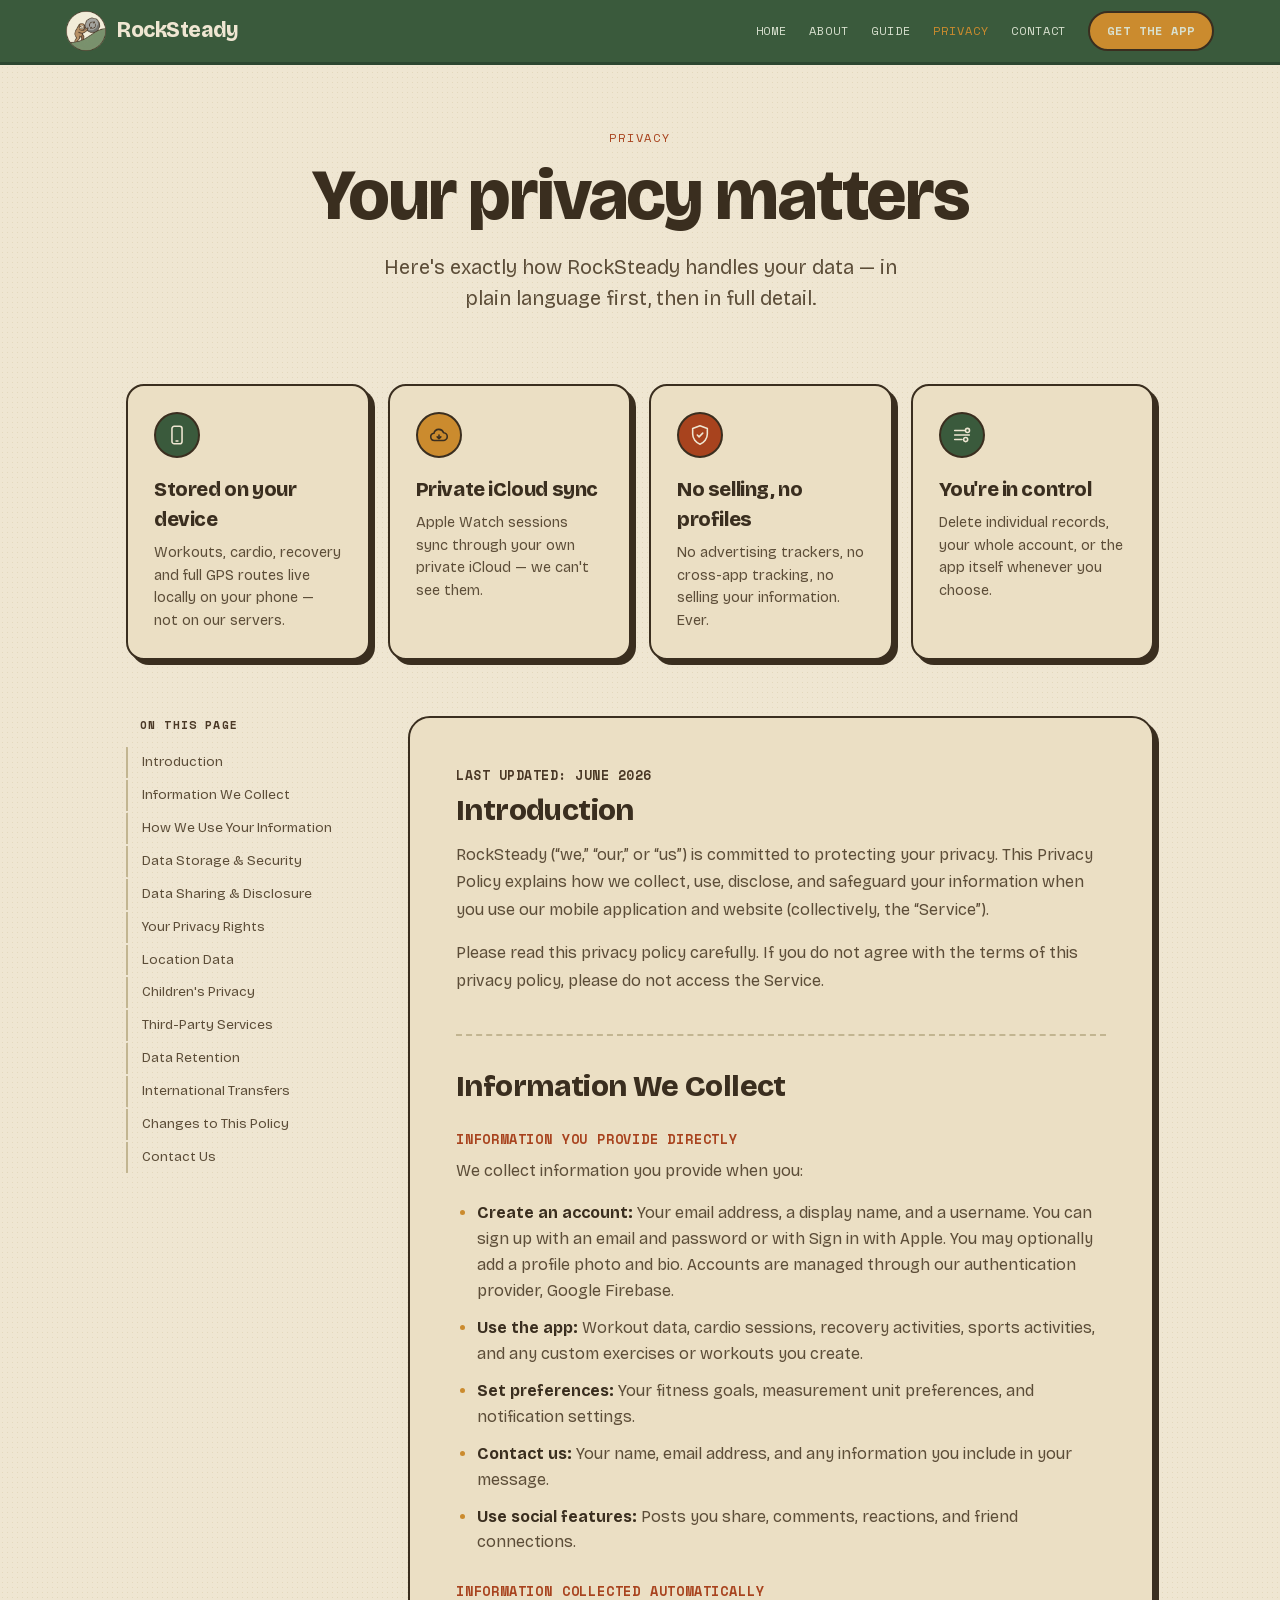
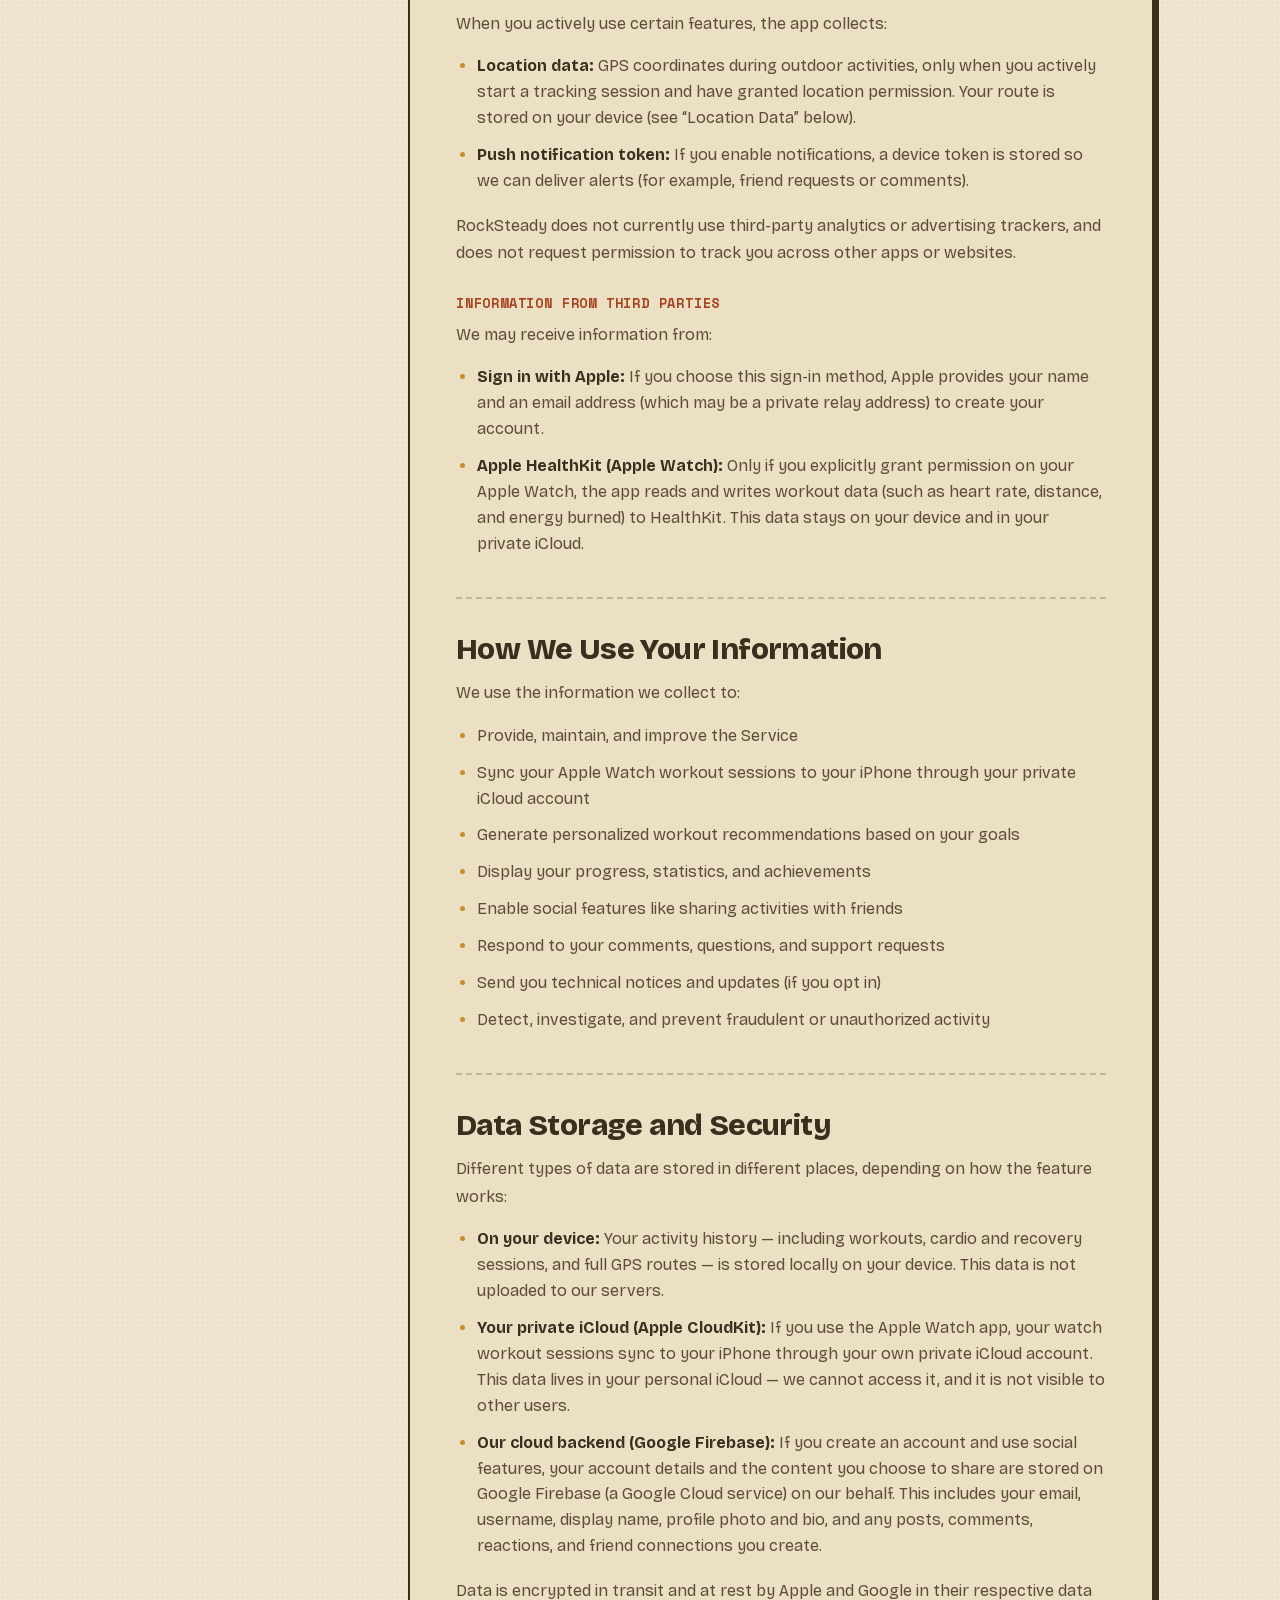
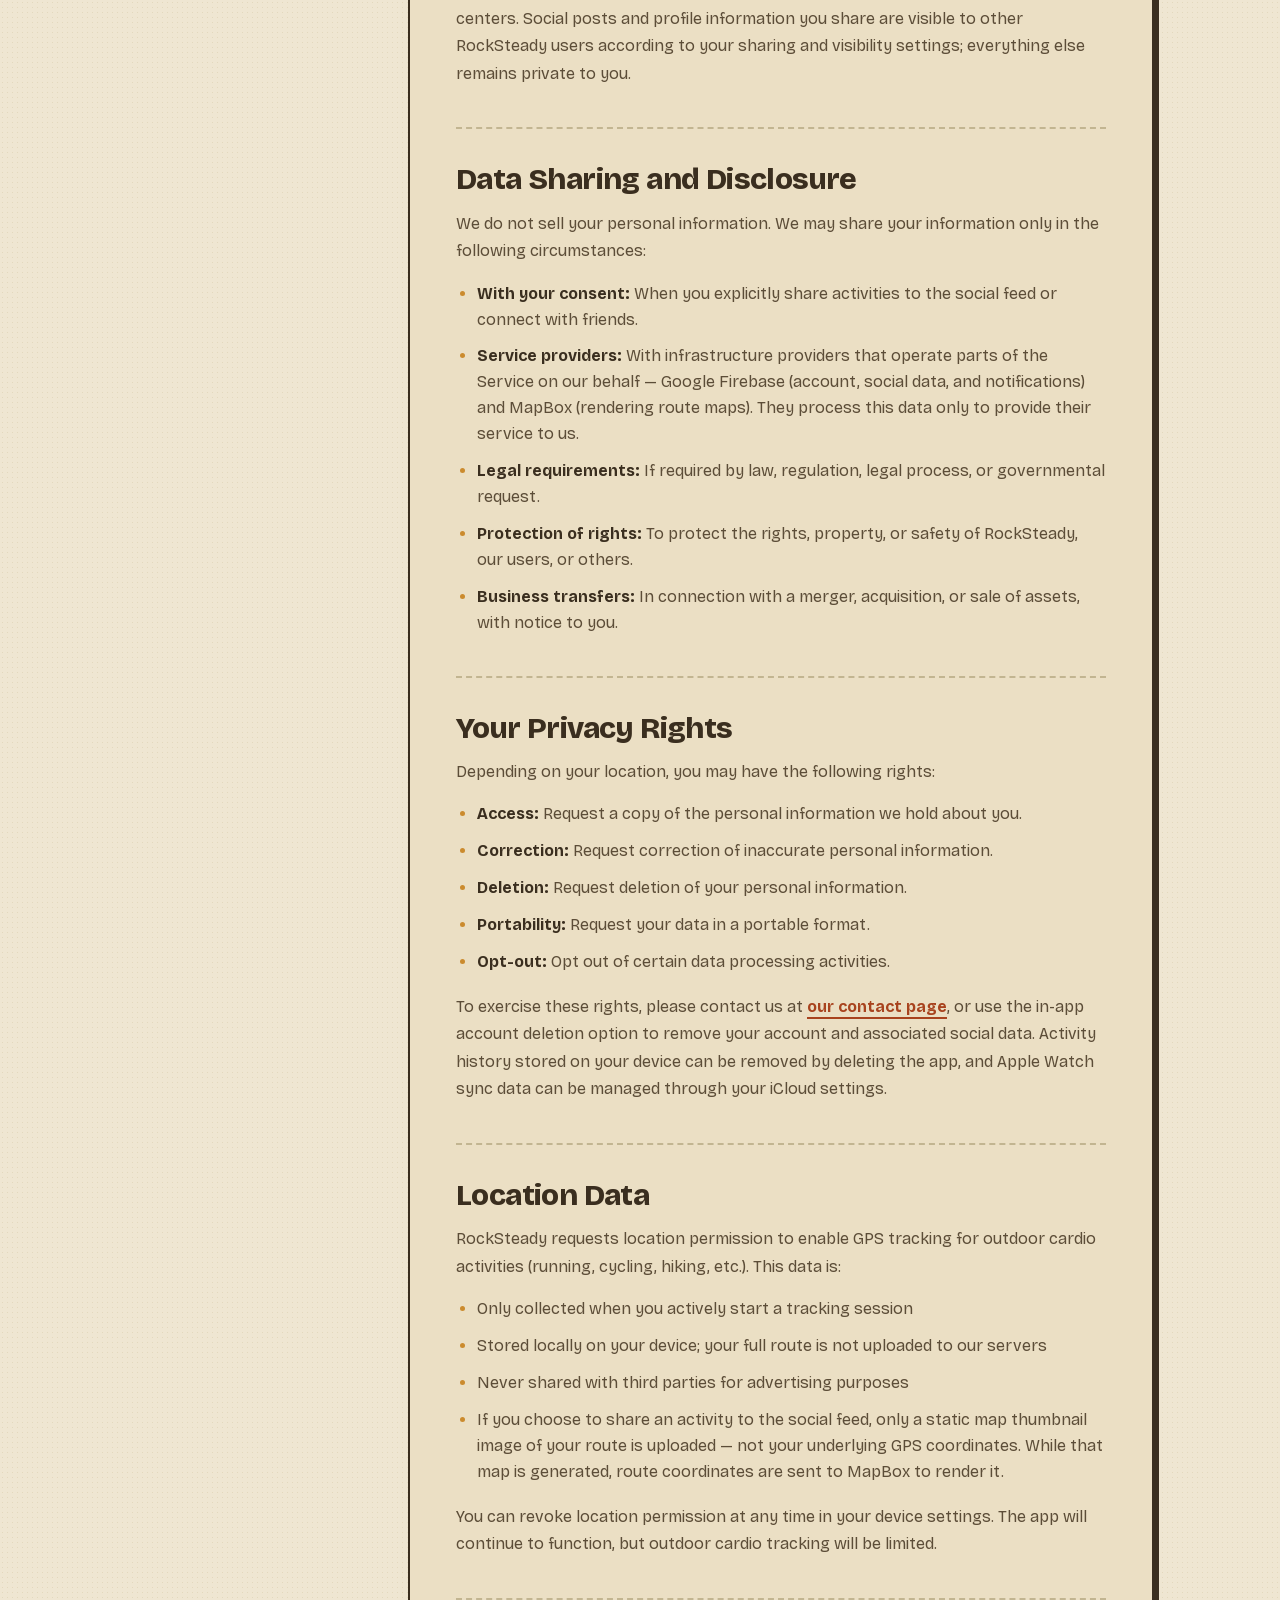
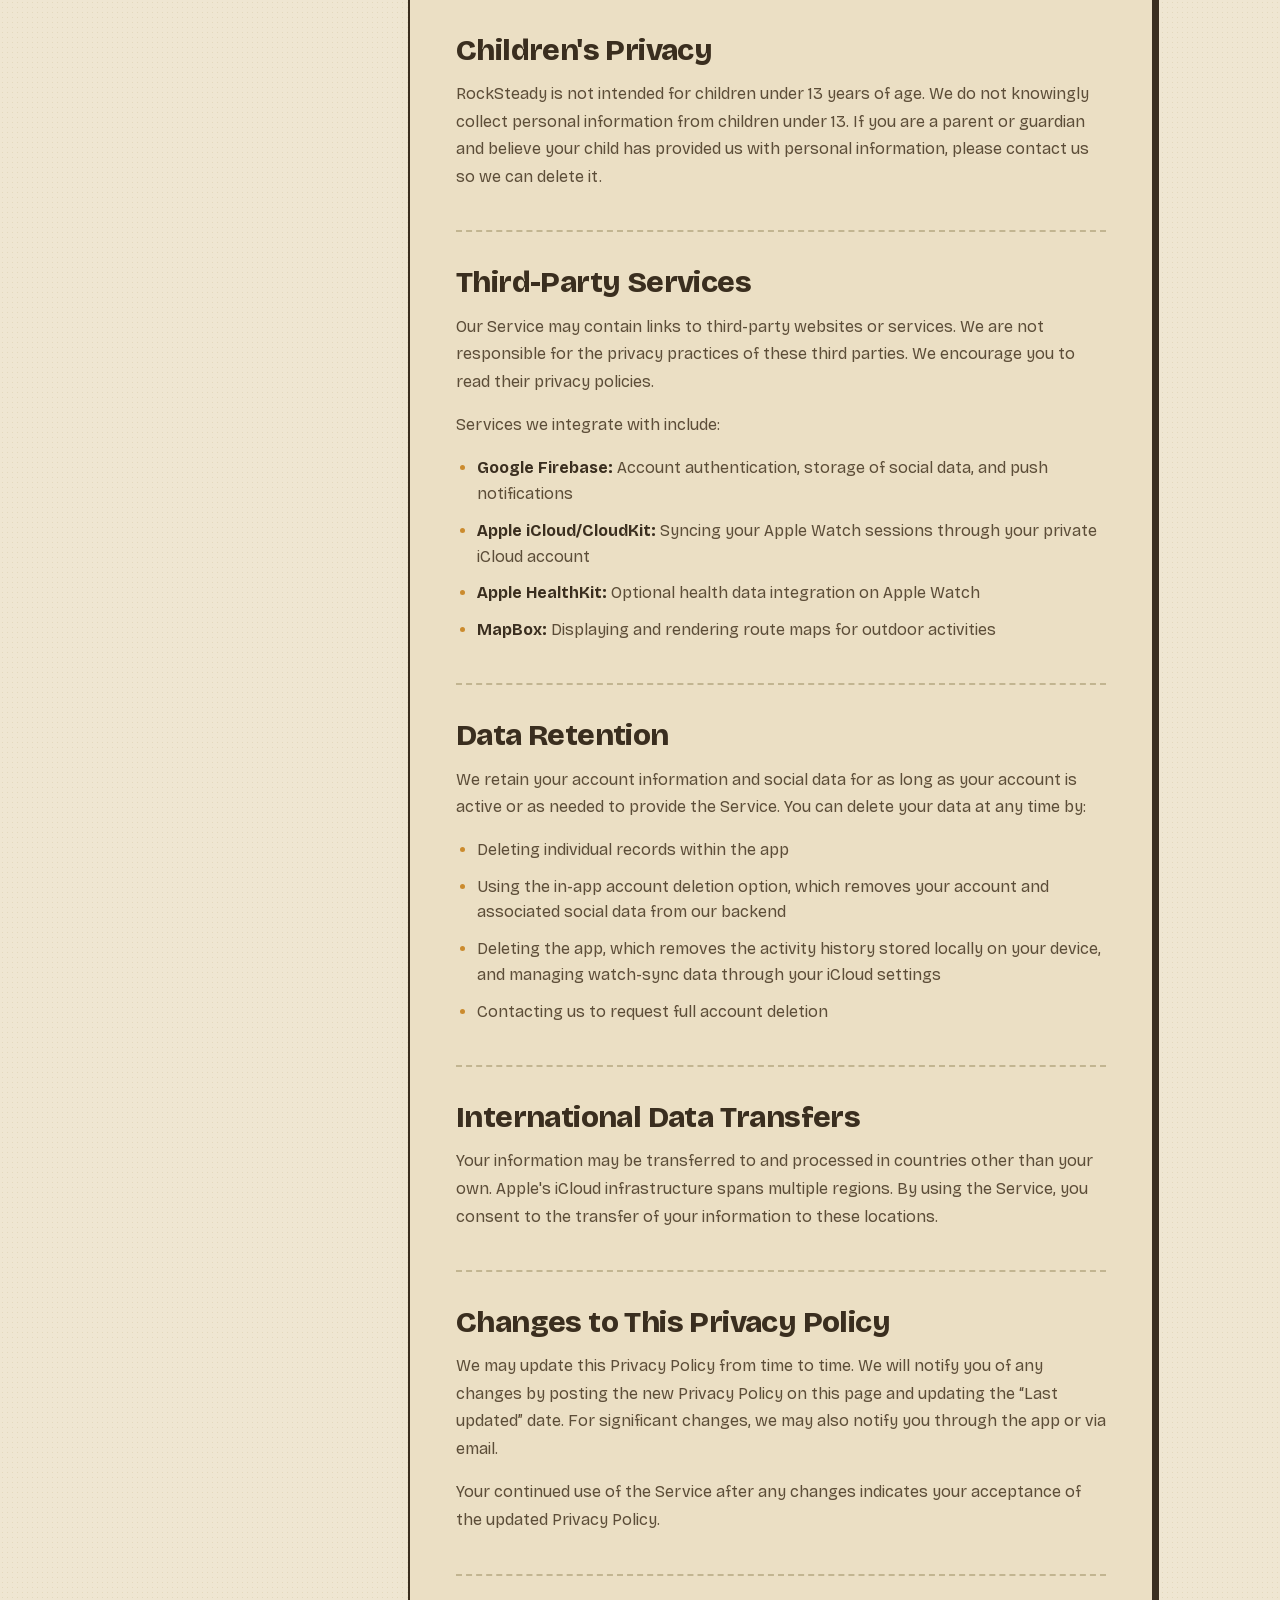
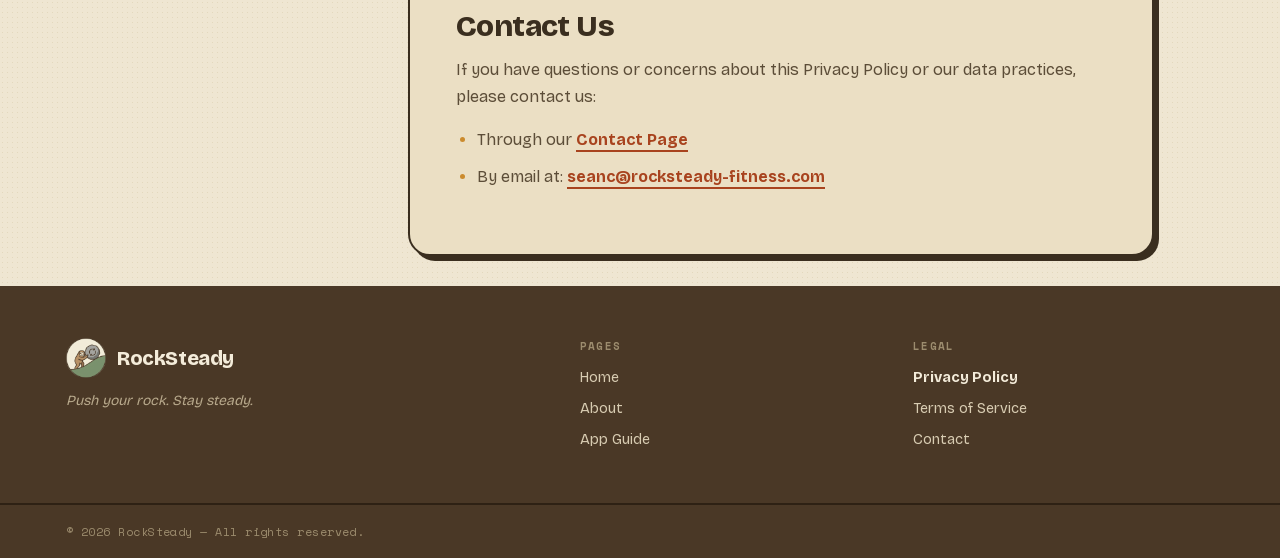
<file: pages/privacy.html>
<!DOCTYPE html>
<html lang="en">
<head>
<meta charset="utf-8">
<meta name="viewport" content="width=device-width, initial-scale=1">
<title>Privacy Policy — RockSteady</title>
<meta name="description" content="Here's exactly how RockSteady handles your data &mdash; in plain language first, then in full detail.">
<link rel="icon" href="../assets/img/emblem.png">
<link rel="stylesheet" href="../css/site.css">
<style>
  @media(max-width:900px){.cmtgrid{grid-template-columns:1fr 1fr !important;}}
  @media(max-width:560px){.cmtgrid{grid-template-columns:1fr !important;}}
</style>
</head>
<body>

  <!-- HEADER -->
  <header class="site-header">
    <div class="bar">
      <a href="../index.html" class="brand"><img src="../assets/img/emblem.png" alt="RockSteady"><span>RockSteady</span></a>
      <nav class="site-nav">
        <input type="checkbox" id="navmenu" class="nav-cb" hidden>
        <label for="navmenu" class="nav-burger" aria-label="Toggle menu"><span></span></label>
        <div class="links">
          <a href="../index.html">Home</a>
          <a href="about.html">About</a>
          <a href="guide.html">Guide</a>
          <a href="privacy.html" aria-current="page">Privacy</a>
          <a href="contact.html">Contact</a>
          <a href="https://apps.apple.com/app/id6757501581" class="cta-pill">Get the app</a>
        </div>
      </nav>
    </div>
  </header>

  <!-- PAGE HERO -->
  <section class="page-hero">
    <p class="eyebrow">Privacy</p>
    <h1>Your privacy matters</h1>
    <p class="lede">Here's exactly how RockSteady handles your data &mdash; in plain language first, then in full detail.</p>
  </section>

  <!-- COMMITMENT CARDS -->
  <section class="wrap" style="max-width:1080px;padding-top:30px;padding-bottom:10px;">
    <div class="grid cmtgrid" style="grid-template-columns:repeat(4,1fr);">
      <article class="card">
        <div class="icon-badge" style="background:var(--moss);"><svg viewBox="0 0 24 24" width="22" height="22" fill="none" stroke="#EFE6D2" stroke-width="1.7" stroke-linecap="round" stroke-linejoin="round"><rect x="6.5" y="2.5" width="11" height="19" rx="2.5"/><path d="M11 18.5h2"/></svg></div>
        <h3>Stored on your device</h3>
        <p>Workouts, cardio, recovery and full GPS routes live locally on your phone &mdash; not on our servers.</p>
      </article>
      <article class="card">
        <div class="icon-badge" style="background:var(--gold);"><svg viewBox="0 0 24 24" width="22" height="22" fill="none" stroke="#3A2E1F" stroke-width="1.7" stroke-linecap="round" stroke-linejoin="round"><path d="M7 18a4 4 0 0 1-.5-7.97A5.5 5.5 0 0 1 17 9.5a3.5 3.5 0 0 1-.5 8.5z"/><path d="M12 12v4M10 14l2 2 2-2"/></svg></div>
        <h3>Private iCloud sync</h3>
        <p>Apple Watch sessions sync through your own private iCloud &mdash; we can't see them.</p>
      </article>
      <article class="card">
        <div class="icon-badge" style="background:var(--rust);"><svg viewBox="0 0 24 24" width="22" height="22" fill="none" stroke="#EFE6D2" stroke-width="1.7" stroke-linecap="round" stroke-linejoin="round"><path d="M12 2 4 5v6c0 5 3.5 9.5 8 11 4.5-1.5 8-6 8-11V5l-8-3z"/><path d="M9 12l2 2 4-4"/></svg></div>
        <h3>No selling, no profiles</h3>
        <p>No advertising trackers, no cross-app tracking, no selling your information. Ever.</p>
      </article>
      <article class="card">
        <div class="icon-badge" style="background:var(--moss);"><svg viewBox="0 0 24 24" width="22" height="22" fill="none" stroke="#EFE6D2" stroke-width="1.7" stroke-linecap="round" stroke-linejoin="round"><path d="M4 7h11M4 12h16M4 17h8"/><circle cx="18" cy="7" r="2.2"/><circle cx="16" cy="17" r="2.2"/></svg></div>
        <h3>You're in control</h3>
        <p>Delete individual records, your whole account, or the app itself whenever you choose.</p>
      </article>
    </div>
  </section>

  <!-- LEGAL CONTENT -->
  <section class="wrap" style="max-width:1080px;padding-top:46px;padding-bottom:30px;">
    <div class="legalgrid">

      <aside class="toc">
        <p class="toc-label">On this page</p>
        <nav>
          <a href="#intro">Introduction</a>
          <a href="#collect">Information We Collect</a>
          <a href="#use">How We Use Your Information</a>
          <a href="#storage">Data Storage &amp; Security</a>
          <a href="#sharing">Data Sharing &amp; Disclosure</a>
          <a href="#rights">Your Privacy Rights</a>
          <a href="#location">Location Data</a>
          <a href="#children">Children's Privacy</a>
          <a href="#thirdparty">Third-Party Services</a>
          <a href="#retention">Data Retention</a>
          <a href="#international">International Transfers</a>
          <a href="#changes">Changes to This Policy</a>
          <a href="#contact">Contact Us</a>
        </nav>
      </aside>

      <div class="legal">
        <p class="updated">Last updated: June 2026</p>

        <h2 id="intro">Introduction</h2>
        <p>RockSteady (&ldquo;we,&rdquo; &ldquo;our,&rdquo; or &ldquo;us&rdquo;) is committed to protecting your privacy. This Privacy Policy explains how we collect, use, disclose, and safeguard your information when you use our mobile application and website (collectively, the &ldquo;Service&rdquo;).</p>
        <p>Please read this privacy policy carefully. If you do not agree with the terms of this privacy policy, please do not access the Service.</p>

        <h2 id="collect">Information We Collect</h2>
        <h3>Information You Provide Directly</h3>
        <p>We collect information you provide when you:</p>
        <ul>
          <li><strong>Create an account:</strong> Your email address, a display name, and a username. You can sign up with an email and password or with Sign in with Apple. You may optionally add a profile photo and bio. Accounts are managed through our authentication provider, Google Firebase.</li>
          <li><strong>Use the app:</strong> Workout data, cardio sessions, recovery activities, sports activities, and any custom exercises or workouts you create.</li>
          <li><strong>Set preferences:</strong> Your fitness goals, measurement unit preferences, and notification settings.</li>
          <li><strong>Contact us:</strong> Your name, email address, and any information you include in your message.</li>
          <li><strong>Use social features:</strong> Posts you share, comments, reactions, and friend connections.</li>
        </ul>
        <h3>Information Collected Automatically</h3>
        <p>When you actively use certain features, the app collects:</p>
        <ul>
          <li><strong>Location data:</strong> GPS coordinates during outdoor activities, only when you actively start a tracking session and have granted location permission. Your route is stored on your device (see &ldquo;Location Data&rdquo; below).</li>
          <li><strong>Push notification token:</strong> If you enable notifications, a device token is stored so we can deliver alerts (for example, friend requests or comments).</li>
        </ul>
        <p>RockSteady does not currently use third-party analytics or advertising trackers, and does not request permission to track you across other apps or websites.</p>
        <h3>Information from Third Parties</h3>
        <p>We may receive information from:</p>
        <ul>
          <li><strong>Sign in with Apple:</strong> If you choose this sign-in method, Apple provides your name and an email address (which may be a private relay address) to create your account.</li>
          <li><strong>Apple HealthKit (Apple Watch):</strong> Only if you explicitly grant permission on your Apple Watch, the app reads and writes workout data (such as heart rate, distance, and energy burned) to HealthKit. This data stays on your device and in your private iCloud.</li>
        </ul>

        <h2 id="use">How We Use Your Information</h2>
        <p>We use the information we collect to:</p>
        <ul>
          <li>Provide, maintain, and improve the Service</li>
          <li>Sync your Apple Watch workout sessions to your iPhone through your private iCloud account</li>
          <li>Generate personalized workout recommendations based on your goals</li>
          <li>Display your progress, statistics, and achievements</li>
          <li>Enable social features like sharing activities with friends</li>
          <li>Respond to your comments, questions, and support requests</li>
          <li>Send you technical notices and updates (if you opt in)</li>
          <li>Detect, investigate, and prevent fraudulent or unauthorized activity</li>
        </ul>

        <h2 id="storage">Data Storage and Security</h2>
        <p>Different types of data are stored in different places, depending on how the feature works:</p>
        <ul>
          <li><strong>On your device:</strong> Your activity history &mdash; including workouts, cardio and recovery sessions, and full GPS routes &mdash; is stored locally on your device. This data is not uploaded to our servers.</li>
          <li><strong>Your private iCloud (Apple CloudKit):</strong> If you use the Apple Watch app, your watch workout sessions sync to your iPhone through your own private iCloud account. This data lives in your personal iCloud &mdash; we cannot access it, and it is not visible to other users.</li>
          <li><strong>Our cloud backend (Google Firebase):</strong> If you create an account and use social features, your account details and the content you choose to share are stored on Google Firebase (a Google Cloud service) on our behalf. This includes your email, username, display name, profile photo and bio, and any posts, comments, reactions, and friend connections you create.</li>
        </ul>
        <p>Data is encrypted in transit and at rest by Apple and Google in their respective data centers. Social posts and profile information you share are visible to other RockSteady users according to your sharing and visibility settings; everything else remains private to you.</p>

        <h2 id="sharing">Data Sharing and Disclosure</h2>
        <p>We do not sell your personal information. We may share your information only in the following circumstances:</p>
        <ul>
          <li><strong>With your consent:</strong> When you explicitly share activities to the social feed or connect with friends.</li>
          <li><strong>Service providers:</strong> With infrastructure providers that operate parts of the Service on our behalf &mdash; Google Firebase (account, social data, and notifications) and MapBox (rendering route maps). They process this data only to provide their service to us.</li>
          <li><strong>Legal requirements:</strong> If required by law, regulation, legal process, or governmental request.</li>
          <li><strong>Protection of rights:</strong> To protect the rights, property, or safety of RockSteady, our users, or others.</li>
          <li><strong>Business transfers:</strong> In connection with a merger, acquisition, or sale of assets, with notice to you.</li>
        </ul>

        <h2 id="rights">Your Privacy Rights</h2>
        <p>Depending on your location, you may have the following rights:</p>
        <ul>
          <li><strong>Access:</strong> Request a copy of the personal information we hold about you.</li>
          <li><strong>Correction:</strong> Request correction of inaccurate personal information.</li>
          <li><strong>Deletion:</strong> Request deletion of your personal information.</li>
          <li><strong>Portability:</strong> Request your data in a portable format.</li>
          <li><strong>Opt-out:</strong> Opt out of certain data processing activities.</li>
        </ul>
        <p>To exercise these rights, please contact us at <a href="contact.html">our contact page</a>, or use the in-app account deletion option to remove your account and associated social data. Activity history stored on your device can be removed by deleting the app, and Apple Watch sync data can be managed through your iCloud settings.</p>

        <h2 id="location">Location Data</h2>
        <p>RockSteady requests location permission to enable GPS tracking for outdoor cardio activities (running, cycling, hiking, etc.). This data is:</p>
        <ul>
          <li>Only collected when you actively start a tracking session</li>
          <li>Stored locally on your device; your full route is not uploaded to our servers</li>
          <li>Never shared with third parties for advertising purposes</li>
          <li>If you choose to share an activity to the social feed, only a static map thumbnail image of your route is uploaded &mdash; not your underlying GPS coordinates. While that map is generated, route coordinates are sent to MapBox to render it.</li>
        </ul>
        <p>You can revoke location permission at any time in your device settings. The app will continue to function, but outdoor cardio tracking will be limited.</p>

        <h2 id="children">Children's Privacy</h2>
        <p>RockSteady is not intended for children under 13 years of age. We do not knowingly collect personal information from children under 13. If you are a parent or guardian and believe your child has provided us with personal information, please contact us so we can delete it.</p>

        <h2 id="thirdparty">Third-Party Services</h2>
        <p>Our Service may contain links to third-party websites or services. We are not responsible for the privacy practices of these third parties. We encourage you to read their privacy policies.</p>
        <p>Services we integrate with include:</p>
        <ul>
          <li><strong>Google Firebase:</strong> Account authentication, storage of social data, and push notifications</li>
          <li><strong>Apple iCloud/CloudKit:</strong> Syncing your Apple Watch sessions through your private iCloud account</li>
          <li><strong>Apple HealthKit:</strong> Optional health data integration on Apple Watch</li>
          <li><strong>MapBox:</strong> Displaying and rendering route maps for outdoor activities</li>
        </ul>

        <h2 id="retention">Data Retention</h2>
        <p>We retain your account information and social data for as long as your account is active or as needed to provide the Service. You can delete your data at any time by:</p>
        <ul>
          <li>Deleting individual records within the app</li>
          <li>Using the in-app account deletion option, which removes your account and associated social data from our backend</li>
          <li>Deleting the app, which removes the activity history stored locally on your device, and managing watch-sync data through your iCloud settings</li>
          <li>Contacting us to request full account deletion</li>
        </ul>

        <h2 id="international">International Data Transfers</h2>
        <p>Your information may be transferred to and processed in countries other than your own. Apple's iCloud infrastructure spans multiple regions. By using the Service, you consent to the transfer of your information to these locations.</p>

        <h2 id="changes">Changes to This Privacy Policy</h2>
        <p>We may update this Privacy Policy from time to time. We will notify you of any changes by posting the new Privacy Policy on this page and updating the &ldquo;Last updated&rdquo; date. For significant changes, we may also notify you through the app or via email.</p>
        <p>Your continued use of the Service after any changes indicates your acceptance of the updated Privacy Policy.</p>

        <h2 id="contact">Contact Us</h2>
        <p>If you have questions or concerns about this Privacy Policy or our data practices, please contact us:</p>
        <ul>
          <li>Through our <a href="contact.html">Contact Page</a></li>
          <li>By email at: <a href="mailto:seanc@rocksteady-fitness.com">seanc@rocksteady-fitness.com</a></li>
        </ul>
      </div>
    </div>
  </section>

  <!-- FOOTER -->
  <footer class="site-footer">
    <div class="cols">
      <div class="brandcol">
        <div class="lockup"><img src="../assets/img/emblem.png" alt=""><span class="name">RockSteady</span></div>
        <p class="tag">Push your rock. Stay steady.</p>
      </div>
      <div>
        <h4>Pages</h4>
        <div class="linklist">
          <a href="../index.html">Home</a>
          <a href="about.html">About</a>
          <a href="guide.html">App Guide</a>
        </div>
      </div>
      <div>
        <h4>Legal</h4>
        <div class="linklist">
          <a href="privacy.html" aria-current="page">Privacy Policy</a>
          <a href="terms.html">Terms of Service</a>
          <a href="contact.html">Contact</a>
        </div>
      </div>
    </div>
    <div class="baseline"><div class="inner"><p>© 2026 RockSteady — All rights reserved.</p></div></div>
  </footer>

</body>
</html>
</file>
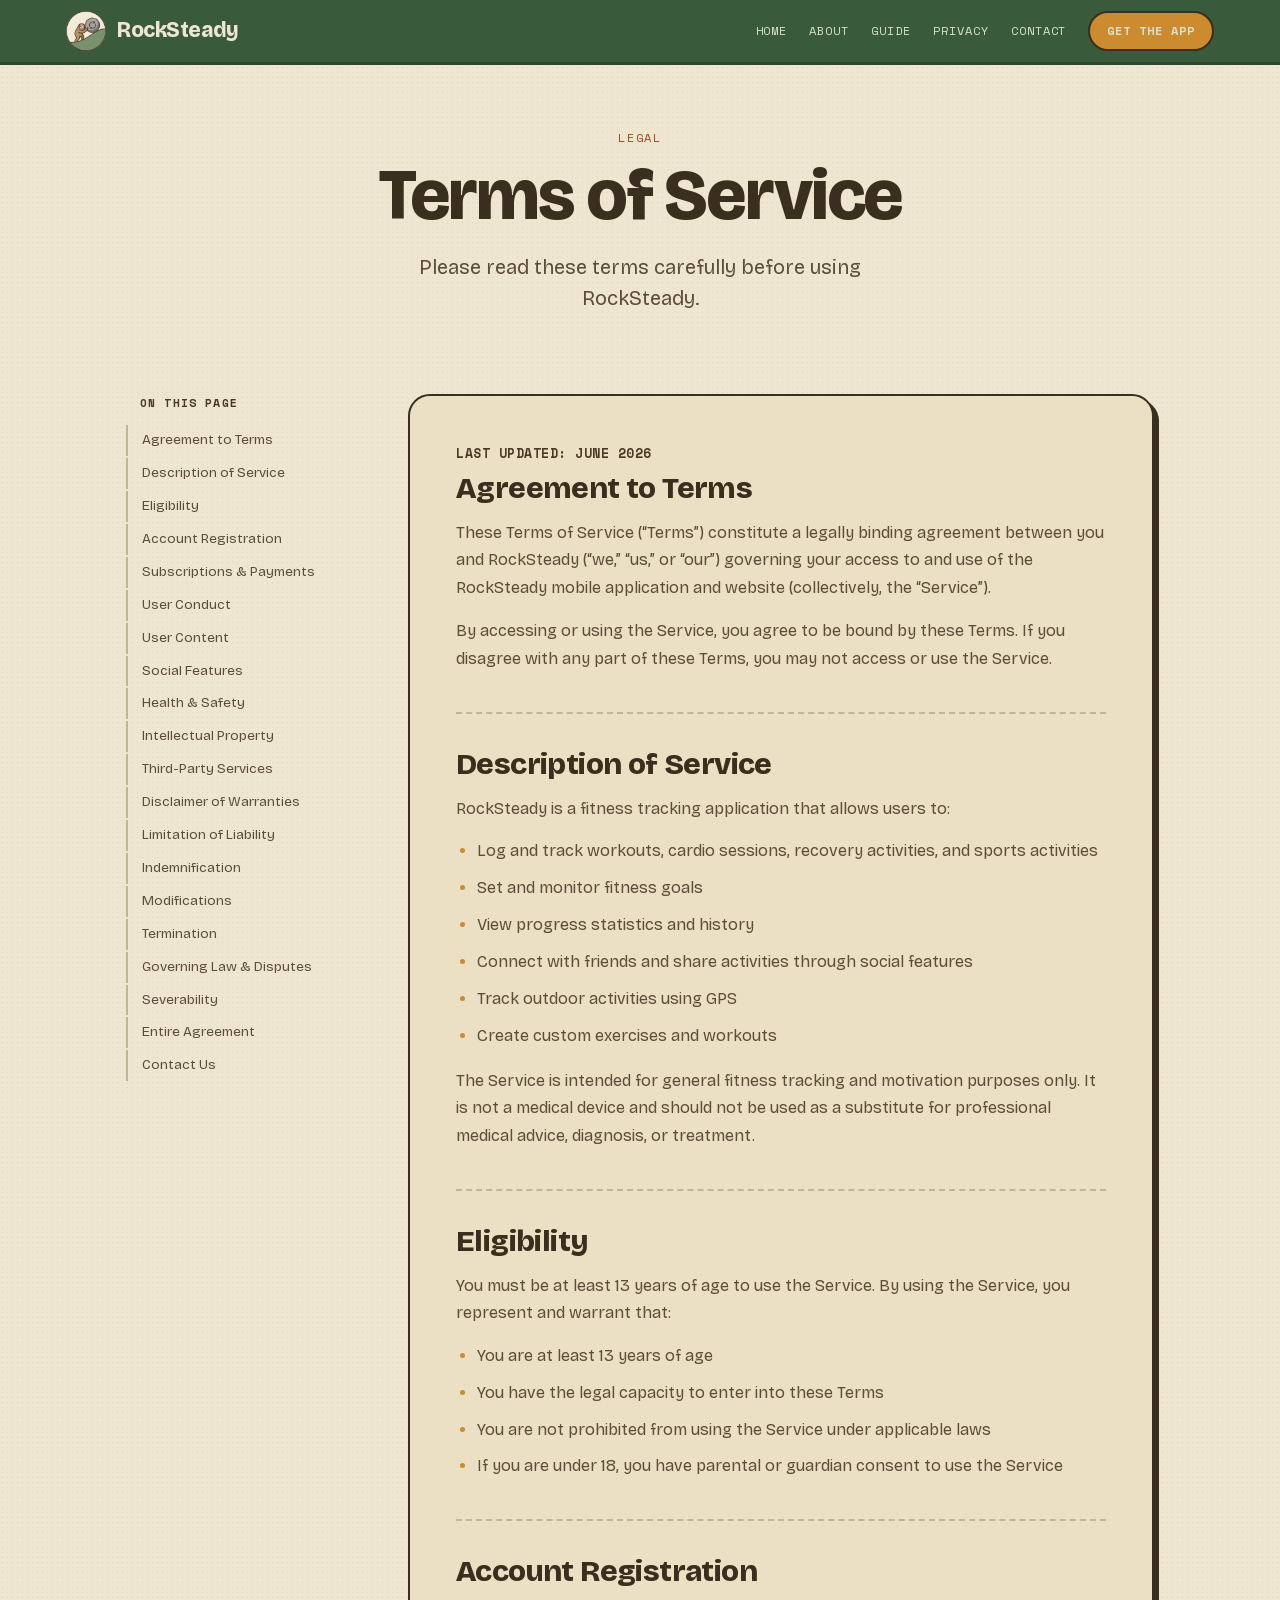
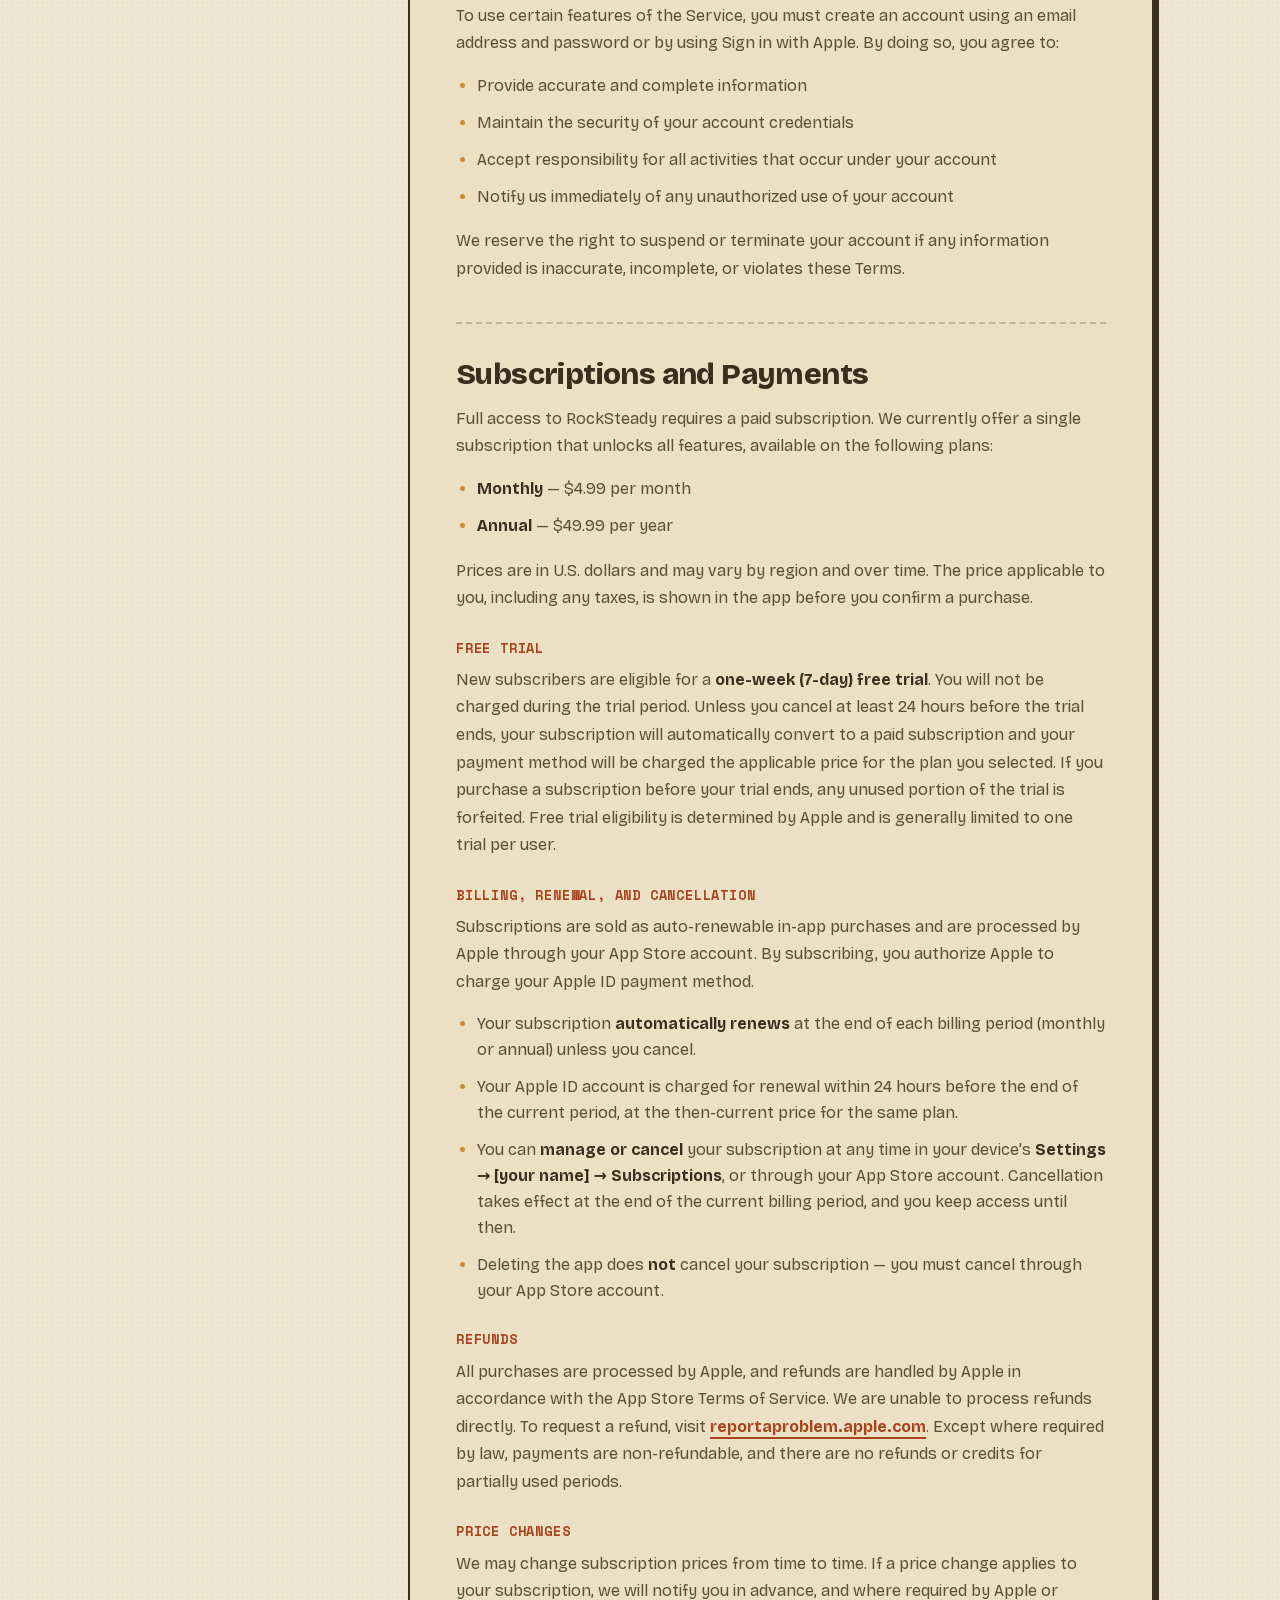
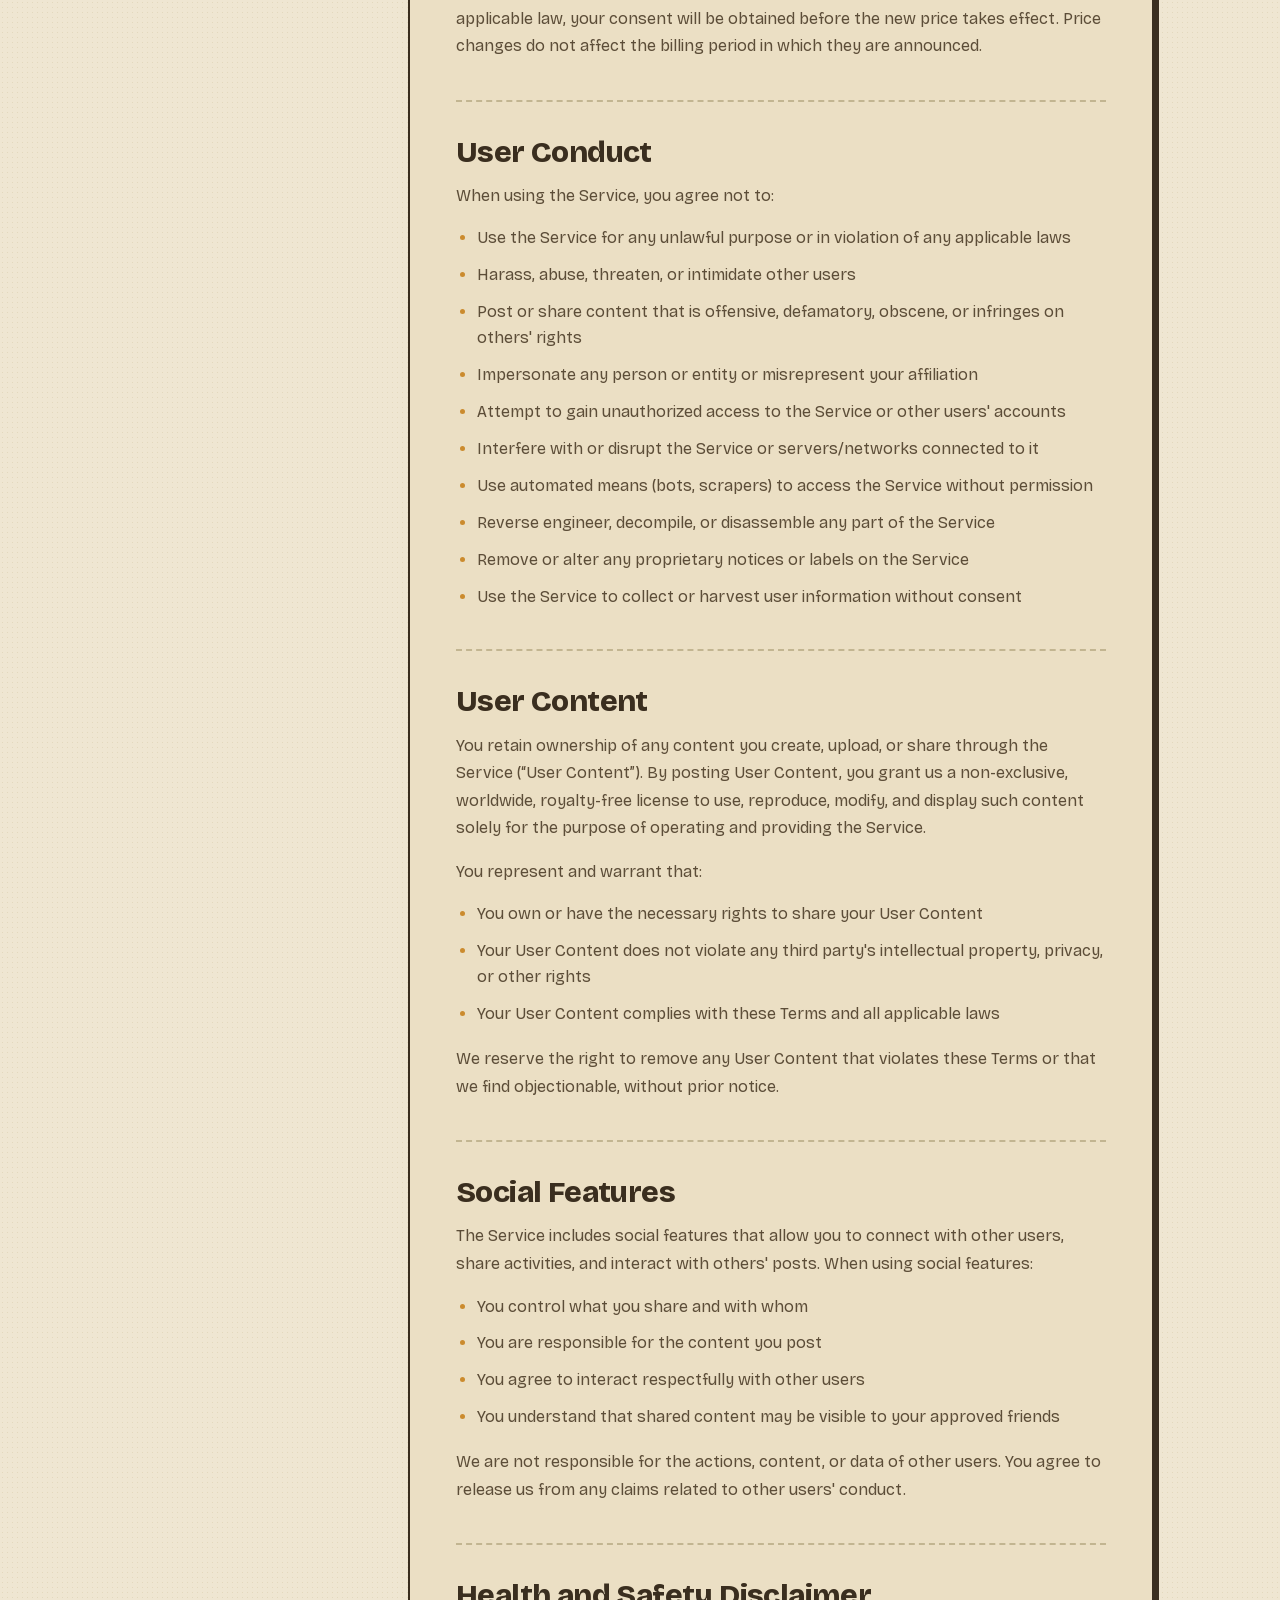
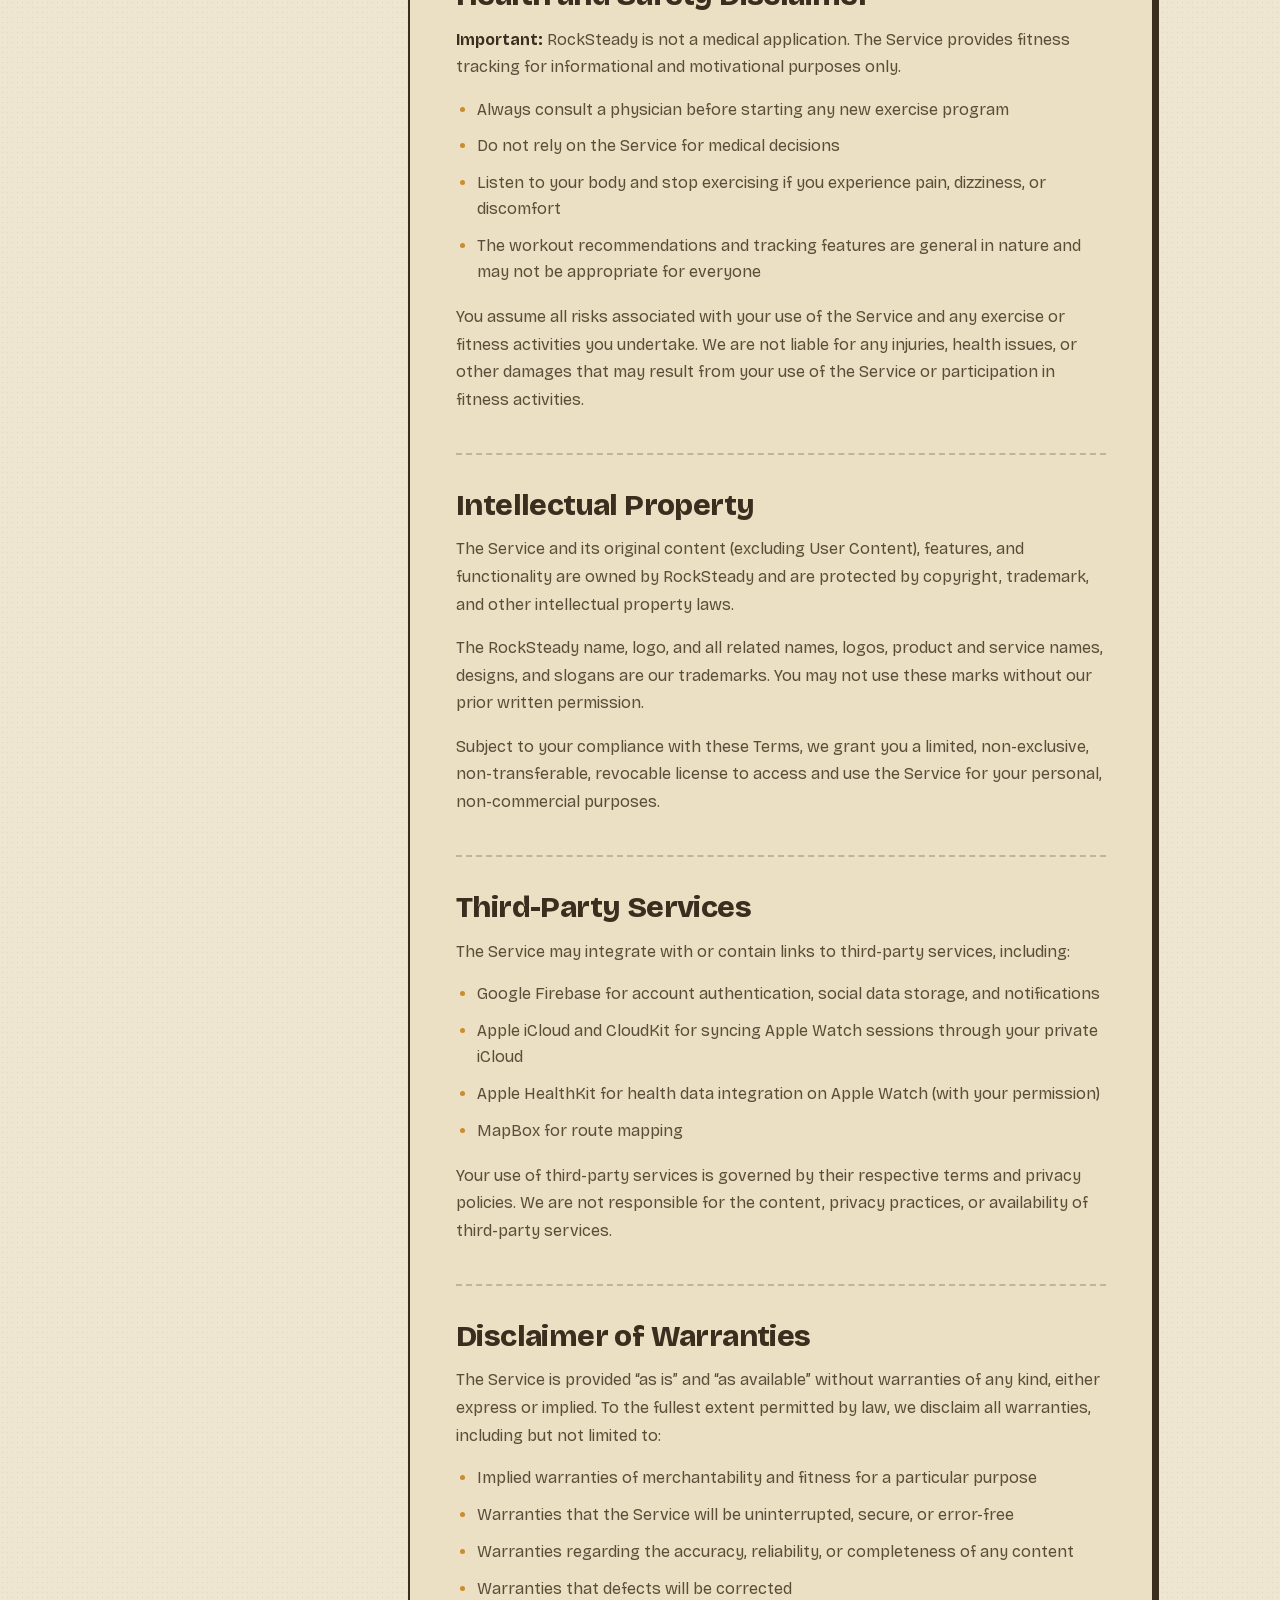
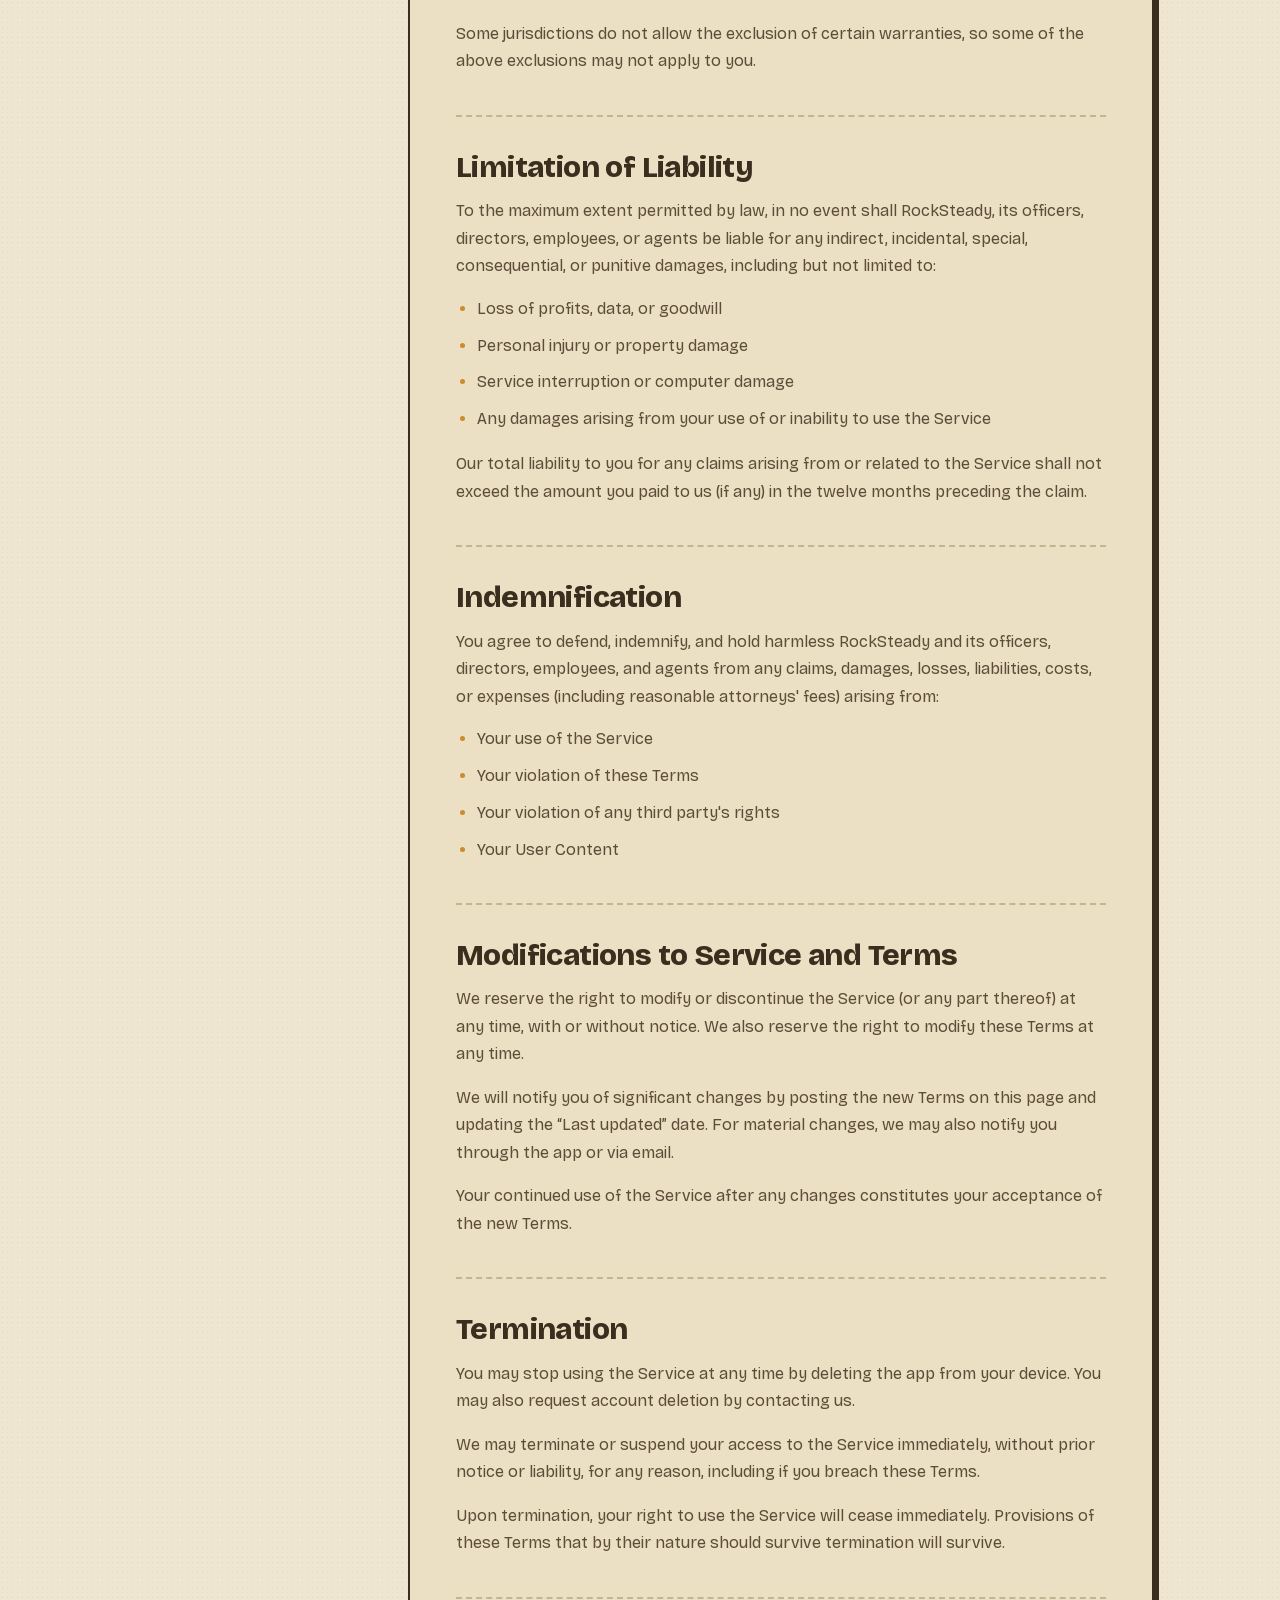
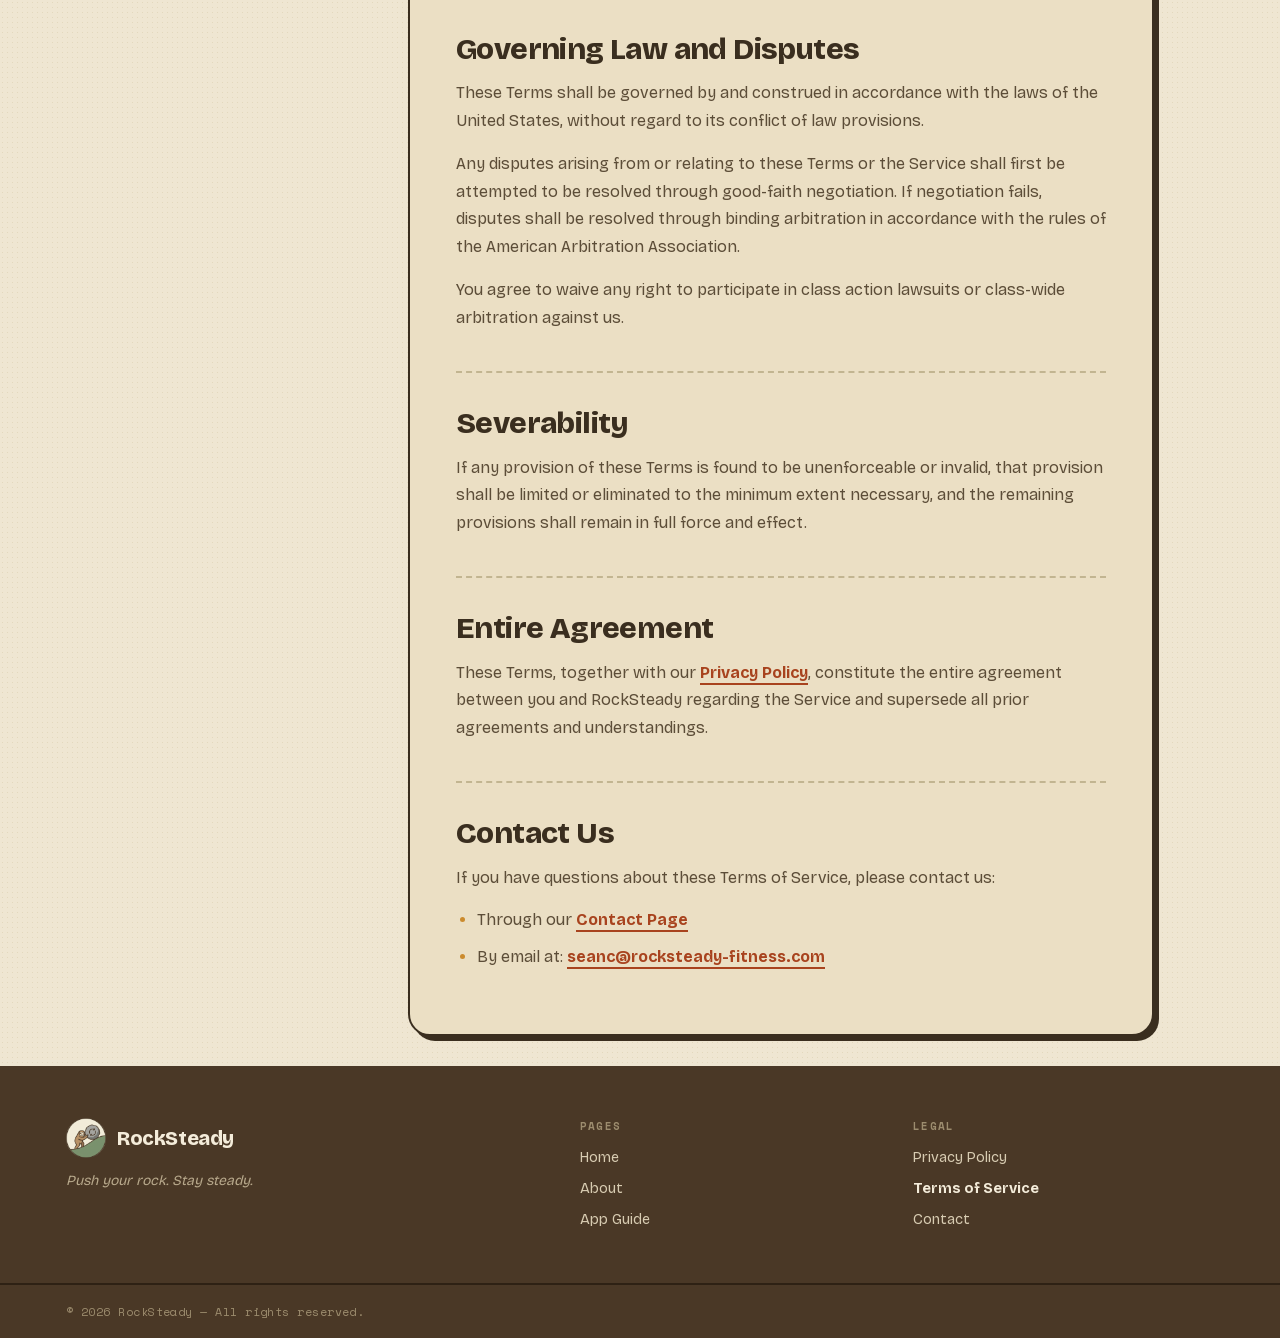
<file: pages/terms.html>
<!DOCTYPE html>
<html lang="en">
<head>
<meta charset="utf-8">
<meta name="viewport" content="width=device-width, initial-scale=1">
<title>Terms of Service — RockSteady</title>
<meta name="description" content="Please read these terms carefully before using RockSteady.">
<link rel="icon" href="../assets/img/emblem.png">
<link rel="stylesheet" href="../css/site.css">
</head>
<body>

  <!-- HEADER -->
  <header class="site-header">
    <div class="bar">
      <a href="../index.html" class="brand"><img src="../assets/img/emblem.png" alt="RockSteady"><span>RockSteady</span></a>
      <nav class="site-nav">
        <input type="checkbox" id="navmenu" class="nav-cb" hidden>
        <label for="navmenu" class="nav-burger" aria-label="Toggle menu"><span></span></label>
        <div class="links">
          <a href="../index.html">Home</a>
          <a href="about.html">About</a>
          <a href="guide.html">Guide</a>
          <a href="privacy.html">Privacy</a>
          <a href="contact.html">Contact</a>
          <a href="https://apps.apple.com/app/id6757501581" class="cta-pill">Get the app</a>
        </div>
      </nav>
    </div>
  </header>

  <!-- PAGE HERO -->
  <section class="page-hero">
    <p class="eyebrow">Legal</p>
    <h1>Terms of Service</h1>
    <p class="lede">Please read these terms carefully before using RockSteady.</p>
  </section>

  <!-- LEGAL CONTENT -->
  <section class="wrap" style="max-width:1080px;padding-top:40px;padding-bottom:30px;">
    <div class="legalgrid">

      <aside class="toc">
        <p class="toc-label">On this page</p>
        <nav>
          <a href="#agreement">Agreement to Terms</a>
          <a href="#description">Description of Service</a>
          <a href="#eligibility">Eligibility</a>
          <a href="#account">Account Registration</a>
          <a href="#subscriptions">Subscriptions &amp; Payments</a>
          <a href="#conduct">User Conduct</a>
          <a href="#content">User Content</a>
          <a href="#social">Social Features</a>
          <a href="#health">Health &amp; Safety</a>
          <a href="#ip">Intellectual Property</a>
          <a href="#thirdparty">Third-Party Services</a>
          <a href="#warranties">Disclaimer of Warranties</a>
          <a href="#liability">Limitation of Liability</a>
          <a href="#indemnification">Indemnification</a>
          <a href="#modifications">Modifications</a>
          <a href="#termination">Termination</a>
          <a href="#law">Governing Law &amp; Disputes</a>
          <a href="#severability">Severability</a>
          <a href="#entire">Entire Agreement</a>
          <a href="#contact">Contact Us</a>
        </nav>
      </aside>

      <div class="legal">
        <p class="updated">Last updated: June 2026</p>

        <h2 id="agreement">Agreement to Terms</h2>
        <p>These Terms of Service (&ldquo;Terms&rdquo;) constitute a legally binding agreement between you and RockSteady (&ldquo;we,&rdquo; &ldquo;us,&rdquo; or &ldquo;our&rdquo;) governing your access to and use of the RockSteady mobile application and website (collectively, the &ldquo;Service&rdquo;).</p>
        <p>By accessing or using the Service, you agree to be bound by these Terms. If you disagree with any part of these Terms, you may not access or use the Service.</p>

        <h2 id="description">Description of Service</h2>
        <p>RockSteady is a fitness tracking application that allows users to:</p>
        <ul>
          <li>Log and track workouts, cardio sessions, recovery activities, and sports activities</li>
          <li>Set and monitor fitness goals</li>
          <li>View progress statistics and history</li>
          <li>Connect with friends and share activities through social features</li>
          <li>Track outdoor activities using GPS</li>
          <li>Create custom exercises and workouts</li>
        </ul>
        <p>The Service is intended for general fitness tracking and motivation purposes only. It is not a medical device and should not be used as a substitute for professional medical advice, diagnosis, or treatment.</p>

        <h2 id="eligibility">Eligibility</h2>
        <p>You must be at least 13 years of age to use the Service. By using the Service, you represent and warrant that:</p>
        <ul>
          <li>You are at least 13 years of age</li>
          <li>You have the legal capacity to enter into these Terms</li>
          <li>You are not prohibited from using the Service under applicable laws</li>
          <li>If you are under 18, you have parental or guardian consent to use the Service</li>
        </ul>

        <h2 id="account">Account Registration</h2>
        <p>To use certain features of the Service, you must create an account using an email address and password or by using Sign in with Apple. By doing so, you agree to:</p>
        <ul>
          <li>Provide accurate and complete information</li>
          <li>Maintain the security of your account credentials</li>
          <li>Accept responsibility for all activities that occur under your account</li>
          <li>Notify us immediately of any unauthorized use of your account</li>
        </ul>
        <p>We reserve the right to suspend or terminate your account if any information provided is inaccurate, incomplete, or violates these Terms.</p>

        <h2 id="subscriptions">Subscriptions and Payments</h2>
        <p>Full access to RockSteady requires a paid subscription. We currently offer a single subscription that unlocks all features, available on the following plans:</p>
        <ul>
          <li><strong>Monthly</strong> &mdash; $4.99 per month</li>
          <li><strong>Annual</strong> &mdash; $49.99 per year</li>
        </ul>
        <p>Prices are in U.S. dollars and may vary by region and over time. The price applicable to you, including any taxes, is shown in the app before you confirm a purchase.</p>

        <h3>Free Trial</h3>
        <p>New subscribers are eligible for a <strong>one-week (7-day) free trial</strong>. You will not be charged during the trial period. Unless you cancel at least 24 hours before the trial ends, your subscription will automatically convert to a paid subscription and your payment method will be charged the applicable price for the plan you selected. If you purchase a subscription before your trial ends, any unused portion of the trial is forfeited. Free trial eligibility is determined by Apple and is generally limited to one trial per user.</p>

        <h3>Billing, Renewal, and Cancellation</h3>
        <p>Subscriptions are sold as auto-renewable in-app purchases and are processed by Apple through your App Store account. By subscribing, you authorize Apple to charge your Apple ID payment method.</p>
        <ul>
          <li>Your subscription <strong>automatically renews</strong> at the end of each billing period (monthly or annual) unless you cancel.</li>
          <li>Your Apple ID account is charged for renewal within 24 hours before the end of the current period, at the then-current price for the same plan.</li>
          <li>You can <strong>manage or cancel</strong> your subscription at any time in your device's <strong>Settings &rarr; [your name] &rarr; Subscriptions</strong>, or through your App Store account. Cancellation takes effect at the end of the current billing period, and you keep access until then.</li>
          <li>Deleting the app does <strong>not</strong> cancel your subscription &mdash; you must cancel through your App Store account.</li>
        </ul>

        <h3>Refunds</h3>
        <p>All purchases are processed by Apple, and refunds are handled by Apple in accordance with the App Store Terms of Service. We are unable to process refunds directly. To request a refund, visit <a href="https://reportaproblem.apple.com">reportaproblem.apple.com</a>. Except where required by law, payments are non-refundable, and there are no refunds or credits for partially used periods.</p>

        <h3>Price Changes</h3>
        <p>We may change subscription prices from time to time. If a price change applies to your subscription, we will notify you in advance, and where required by Apple or applicable law, your consent will be obtained before the new price takes effect. Price changes do not affect the billing period in which they are announced.</p>

        <h2 id="conduct">User Conduct</h2>
        <p>When using the Service, you agree not to:</p>
        <ul>
          <li>Use the Service for any unlawful purpose or in violation of any applicable laws</li>
          <li>Harass, abuse, threaten, or intimidate other users</li>
          <li>Post or share content that is offensive, defamatory, obscene, or infringes on others' rights</li>
          <li>Impersonate any person or entity or misrepresent your affiliation</li>
          <li>Attempt to gain unauthorized access to the Service or other users' accounts</li>
          <li>Interfere with or disrupt the Service or servers/networks connected to it</li>
          <li>Use automated means (bots, scrapers) to access the Service without permission</li>
          <li>Reverse engineer, decompile, or disassemble any part of the Service</li>
          <li>Remove or alter any proprietary notices or labels on the Service</li>
          <li>Use the Service to collect or harvest user information without consent</li>
        </ul>

        <h2 id="content">User Content</h2>
        <p>You retain ownership of any content you create, upload, or share through the Service (&ldquo;User Content&rdquo;). By posting User Content, you grant us a non-exclusive, worldwide, royalty-free license to use, reproduce, modify, and display such content solely for the purpose of operating and providing the Service.</p>
        <p>You represent and warrant that:</p>
        <ul>
          <li>You own or have the necessary rights to share your User Content</li>
          <li>Your User Content does not violate any third party's intellectual property, privacy, or other rights</li>
          <li>Your User Content complies with these Terms and all applicable laws</li>
        </ul>
        <p>We reserve the right to remove any User Content that violates these Terms or that we find objectionable, without prior notice.</p>

        <h2 id="social">Social Features</h2>
        <p>The Service includes social features that allow you to connect with other users, share activities, and interact with others' posts. When using social features:</p>
        <ul>
          <li>You control what you share and with whom</li>
          <li>You are responsible for the content you post</li>
          <li>You agree to interact respectfully with other users</li>
          <li>You understand that shared content may be visible to your approved friends</li>
        </ul>
        <p>We are not responsible for the actions, content, or data of other users. You agree to release us from any claims related to other users' conduct.</p>

        <h2 id="health">Health and Safety Disclaimer</h2>
        <p><strong>Important:</strong> RockSteady is not a medical application. The Service provides fitness tracking for informational and motivational purposes only.</p>
        <ul>
          <li>Always consult a physician before starting any new exercise program</li>
          <li>Do not rely on the Service for medical decisions</li>
          <li>Listen to your body and stop exercising if you experience pain, dizziness, or discomfort</li>
          <li>The workout recommendations and tracking features are general in nature and may not be appropriate for everyone</li>
        </ul>
        <p>You assume all risks associated with your use of the Service and any exercise or fitness activities you undertake. We are not liable for any injuries, health issues, or other damages that may result from your use of the Service or participation in fitness activities.</p>

        <h2 id="ip">Intellectual Property</h2>
        <p>The Service and its original content (excluding User Content), features, and functionality are owned by RockSteady and are protected by copyright, trademark, and other intellectual property laws.</p>
        <p>The RockSteady name, logo, and all related names, logos, product and service names, designs, and slogans are our trademarks. You may not use these marks without our prior written permission.</p>
        <p>Subject to your compliance with these Terms, we grant you a limited, non-exclusive, non-transferable, revocable license to access and use the Service for your personal, non-commercial purposes.</p>

        <h2 id="thirdparty">Third-Party Services</h2>
        <p>The Service may integrate with or contain links to third-party services, including:</p>
        <ul>
          <li>Google Firebase for account authentication, social data storage, and notifications</li>
          <li>Apple iCloud and CloudKit for syncing Apple Watch sessions through your private iCloud</li>
          <li>Apple HealthKit for health data integration on Apple Watch (with your permission)</li>
          <li>MapBox for route mapping</li>
        </ul>
        <p>Your use of third-party services is governed by their respective terms and privacy policies. We are not responsible for the content, privacy practices, or availability of third-party services.</p>

        <h2 id="warranties">Disclaimer of Warranties</h2>
        <p>The Service is provided &ldquo;as is&rdquo; and &ldquo;as available&rdquo; without warranties of any kind, either express or implied. To the fullest extent permitted by law, we disclaim all warranties, including but not limited to:</p>
        <ul>
          <li>Implied warranties of merchantability and fitness for a particular purpose</li>
          <li>Warranties that the Service will be uninterrupted, secure, or error-free</li>
          <li>Warranties regarding the accuracy, reliability, or completeness of any content</li>
          <li>Warranties that defects will be corrected</li>
        </ul>
        <p>Some jurisdictions do not allow the exclusion of certain warranties, so some of the above exclusions may not apply to you.</p>

        <h2 id="liability">Limitation of Liability</h2>
        <p>To the maximum extent permitted by law, in no event shall RockSteady, its officers, directors, employees, or agents be liable for any indirect, incidental, special, consequential, or punitive damages, including but not limited to:</p>
        <ul>
          <li>Loss of profits, data, or goodwill</li>
          <li>Personal injury or property damage</li>
          <li>Service interruption or computer damage</li>
          <li>Any damages arising from your use of or inability to use the Service</li>
        </ul>
        <p>Our total liability to you for any claims arising from or related to the Service shall not exceed the amount you paid to us (if any) in the twelve months preceding the claim.</p>

        <h2 id="indemnification">Indemnification</h2>
        <p>You agree to defend, indemnify, and hold harmless RockSteady and its officers, directors, employees, and agents from any claims, damages, losses, liabilities, costs, or expenses (including reasonable attorneys' fees) arising from:</p>
        <ul>
          <li>Your use of the Service</li>
          <li>Your violation of these Terms</li>
          <li>Your violation of any third party's rights</li>
          <li>Your User Content</li>
        </ul>

        <h2 id="modifications">Modifications to Service and Terms</h2>
        <p>We reserve the right to modify or discontinue the Service (or any part thereof) at any time, with or without notice. We also reserve the right to modify these Terms at any time.</p>
        <p>We will notify you of significant changes by posting the new Terms on this page and updating the &ldquo;Last updated&rdquo; date. For material changes, we may also notify you through the app or via email.</p>
        <p>Your continued use of the Service after any changes constitutes your acceptance of the new Terms.</p>

        <h2 id="termination">Termination</h2>
        <p>You may stop using the Service at any time by deleting the app from your device. You may also request account deletion by contacting us.</p>
        <p>We may terminate or suspend your access to the Service immediately, without prior notice or liability, for any reason, including if you breach these Terms.</p>
        <p>Upon termination, your right to use the Service will cease immediately. Provisions of these Terms that by their nature should survive termination will survive.</p>

        <h2 id="law">Governing Law and Disputes</h2>
        <p>These Terms shall be governed by and construed in accordance with the laws of the United States, without regard to its conflict of law provisions.</p>
        <p>Any disputes arising from or relating to these Terms or the Service shall first be attempted to be resolved through good-faith negotiation. If negotiation fails, disputes shall be resolved through binding arbitration in accordance with the rules of the American Arbitration Association.</p>
        <p>You agree to waive any right to participate in class action lawsuits or class-wide arbitration against us.</p>

        <h2 id="severability">Severability</h2>
        <p>If any provision of these Terms is found to be unenforceable or invalid, that provision shall be limited or eliminated to the minimum extent necessary, and the remaining provisions shall remain in full force and effect.</p>

        <h2 id="entire">Entire Agreement</h2>
        <p>These Terms, together with our <a href="privacy.html">Privacy Policy</a>, constitute the entire agreement between you and RockSteady regarding the Service and supersede all prior agreements and understandings.</p>

        <h2 id="contact">Contact Us</h2>
        <p>If you have questions about these Terms of Service, please contact us:</p>
        <ul>
          <li>Through our <a href="contact.html">Contact Page</a></li>
          <li>By email at: <a href="mailto:seanc@rocksteady-fitness.com">seanc@rocksteady-fitness.com</a></li>
        </ul>
      </div>
    </div>
  </section>

  <!-- FOOTER -->
  <footer class="site-footer">
    <div class="cols">
      <div class="brandcol">
        <div class="lockup"><img src="../assets/img/emblem.png" alt=""><span class="name">RockSteady</span></div>
        <p class="tag">Push your rock. Stay steady.</p>
      </div>
      <div>
        <h4>Pages</h4>
        <div class="linklist">
          <a href="../index.html">Home</a>
          <a href="about.html">About</a>
          <a href="guide.html">App Guide</a>
        </div>
      </div>
      <div>
        <h4>Legal</h4>
        <div class="linklist">
          <a href="privacy.html">Privacy Policy</a>
          <a href="terms.html" aria-current="page">Terms of Service</a>
          <a href="contact.html">Contact</a>
        </div>
      </div>
    </div>
    <div class="baseline"><div class="inner"><p>© 2026 RockSteady — All rights reserved.</p></div></div>
  </footer>

</body>
</html>
</file>
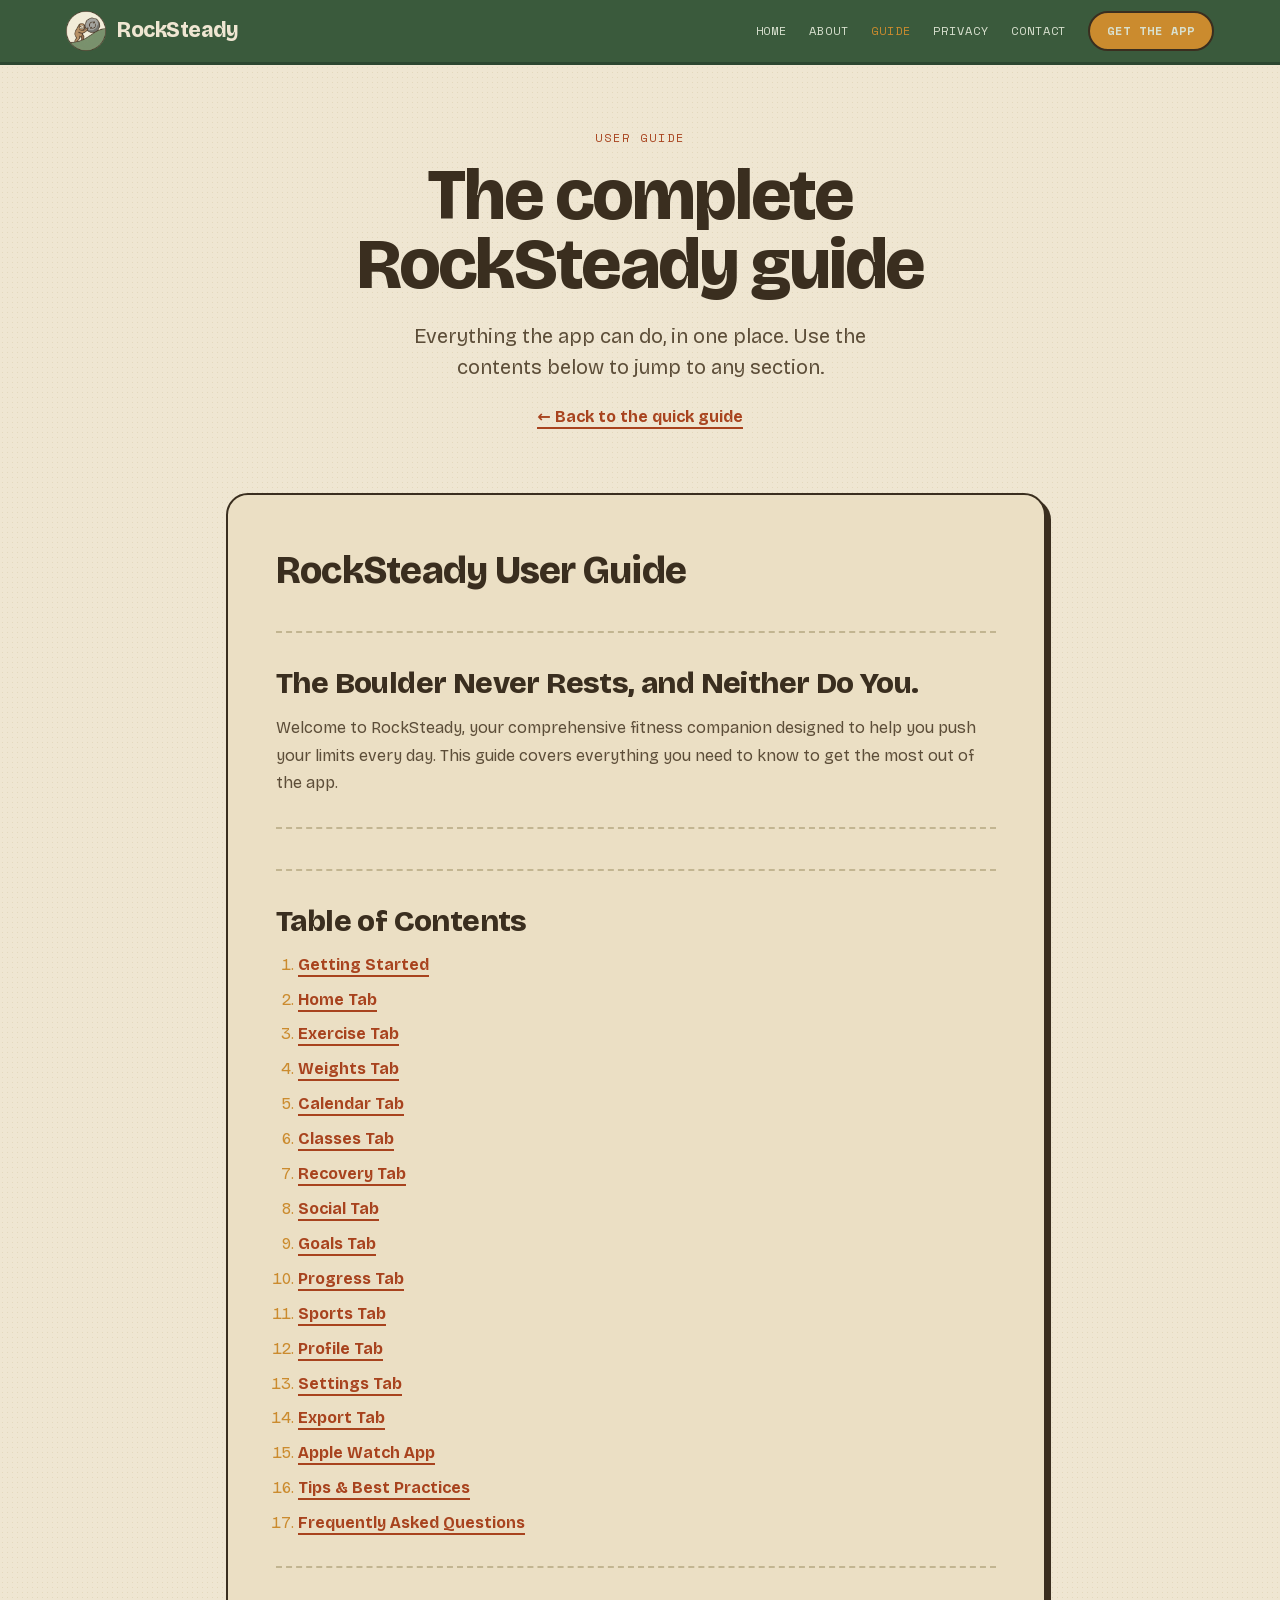
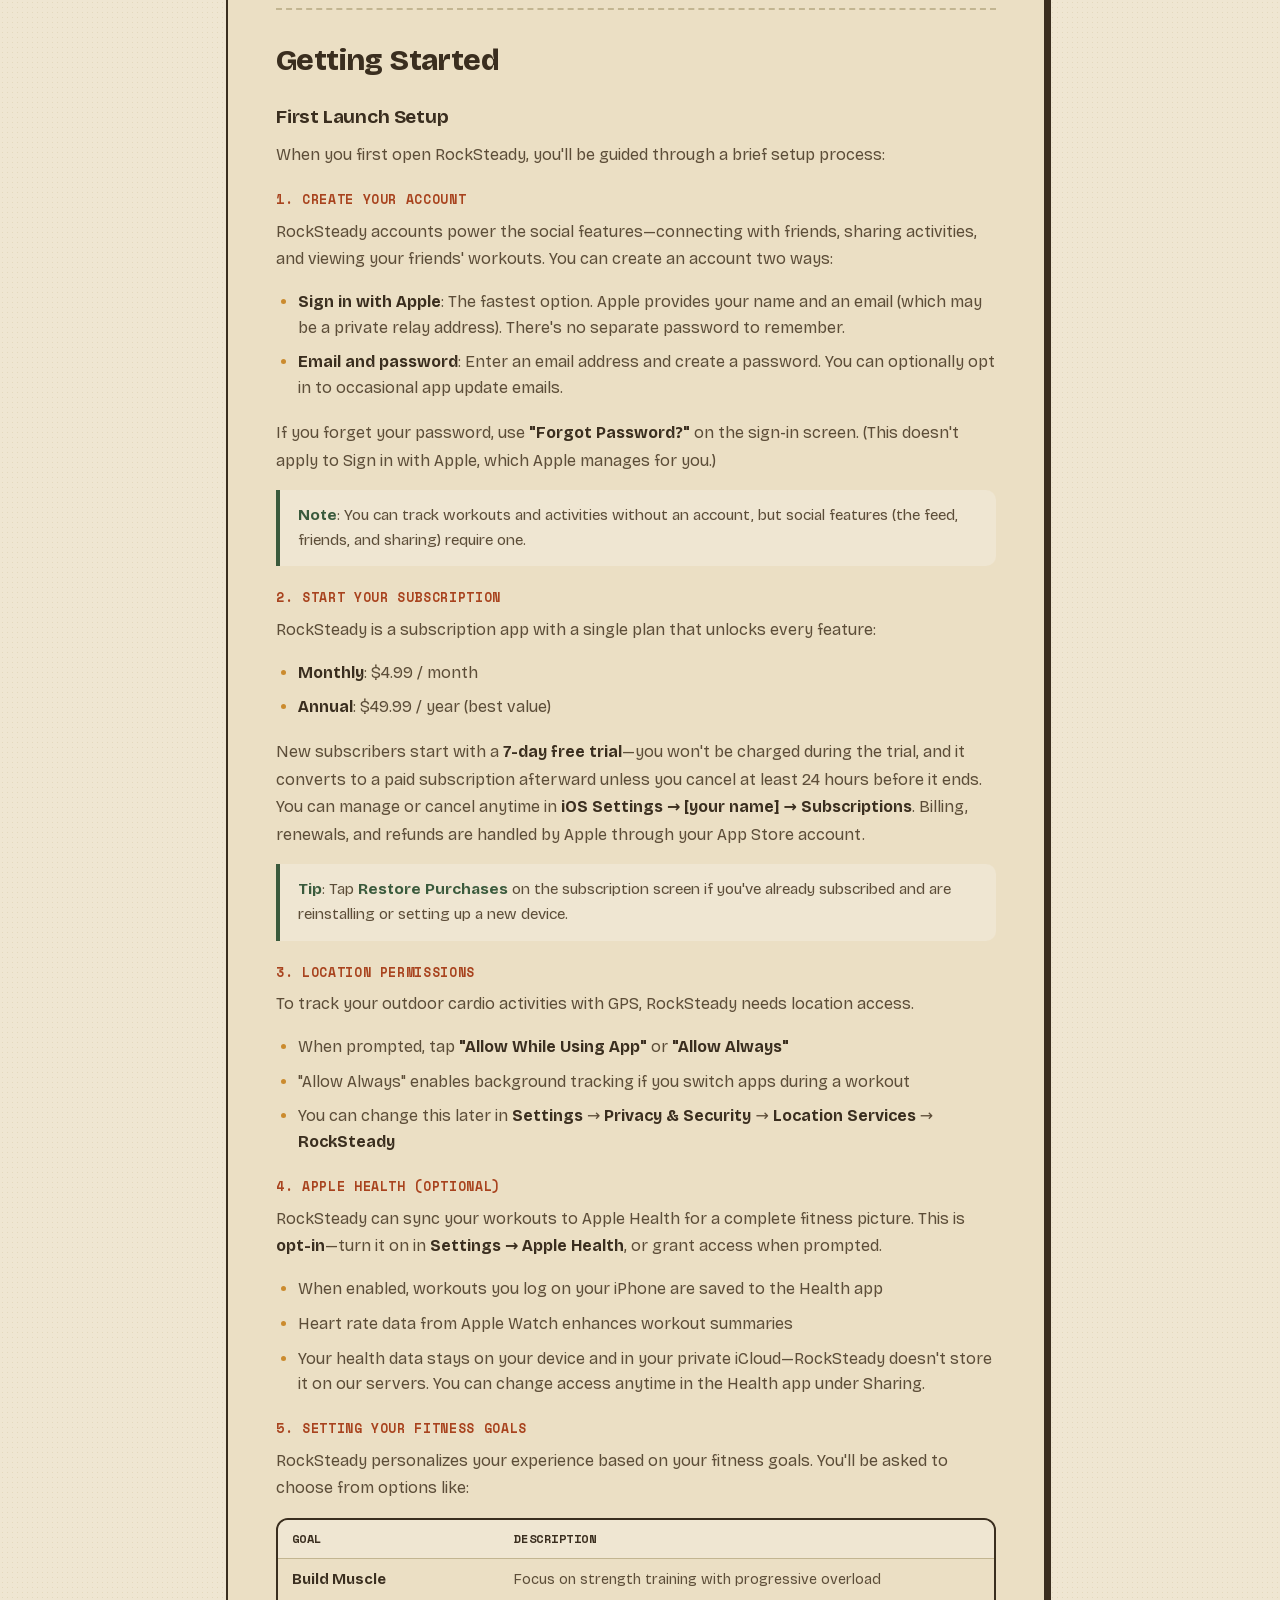
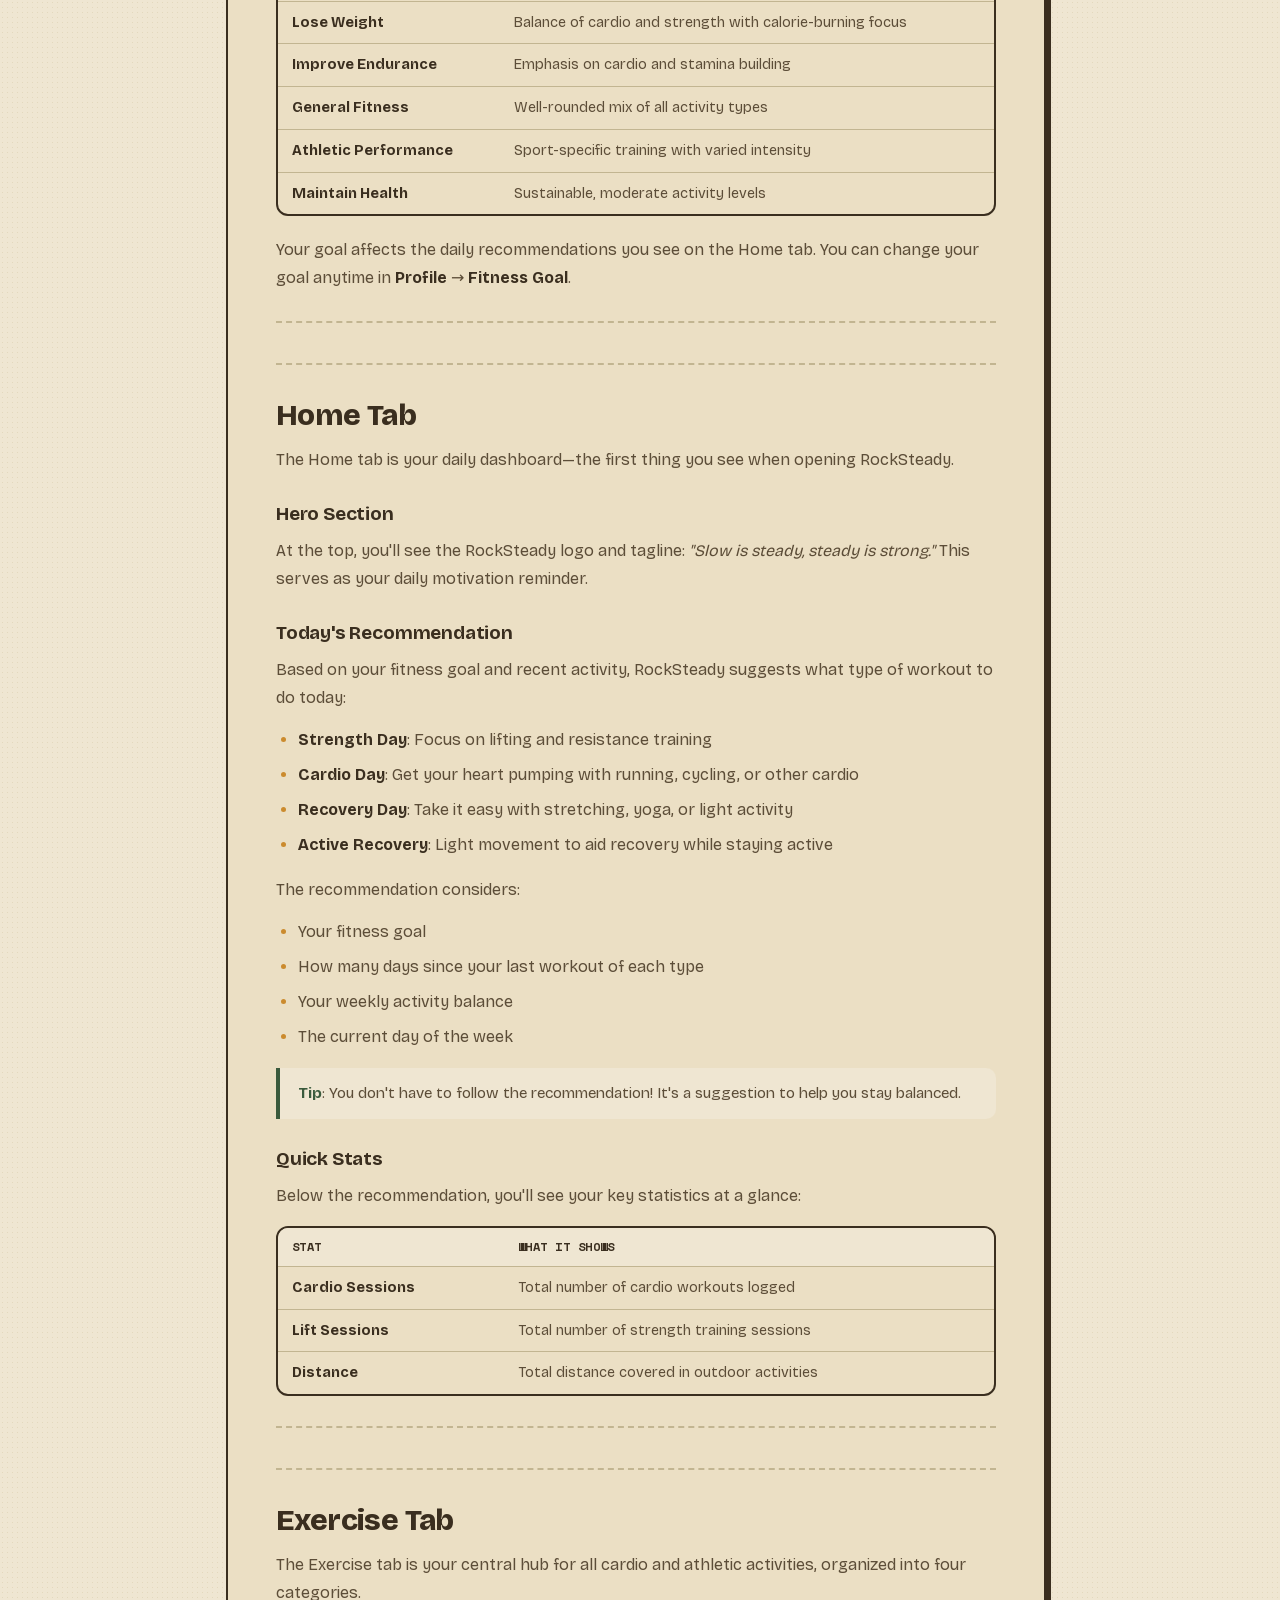
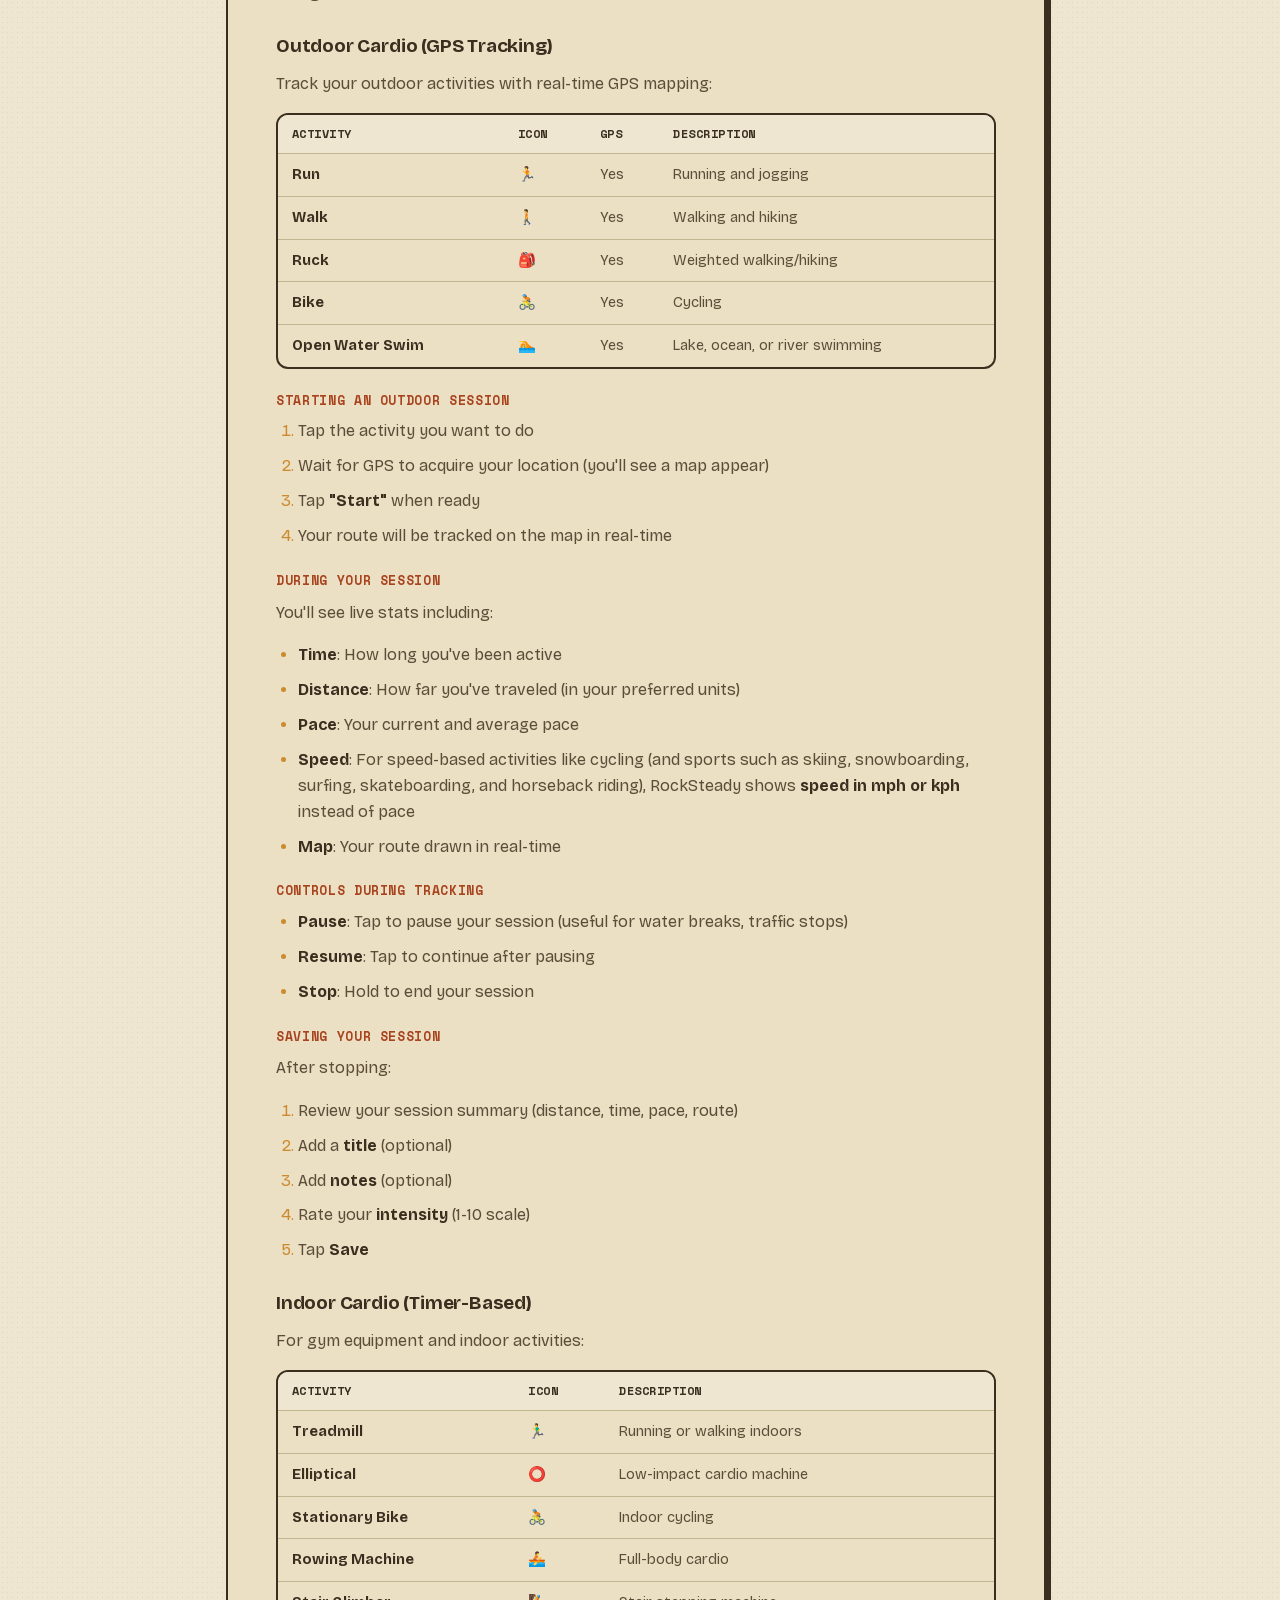
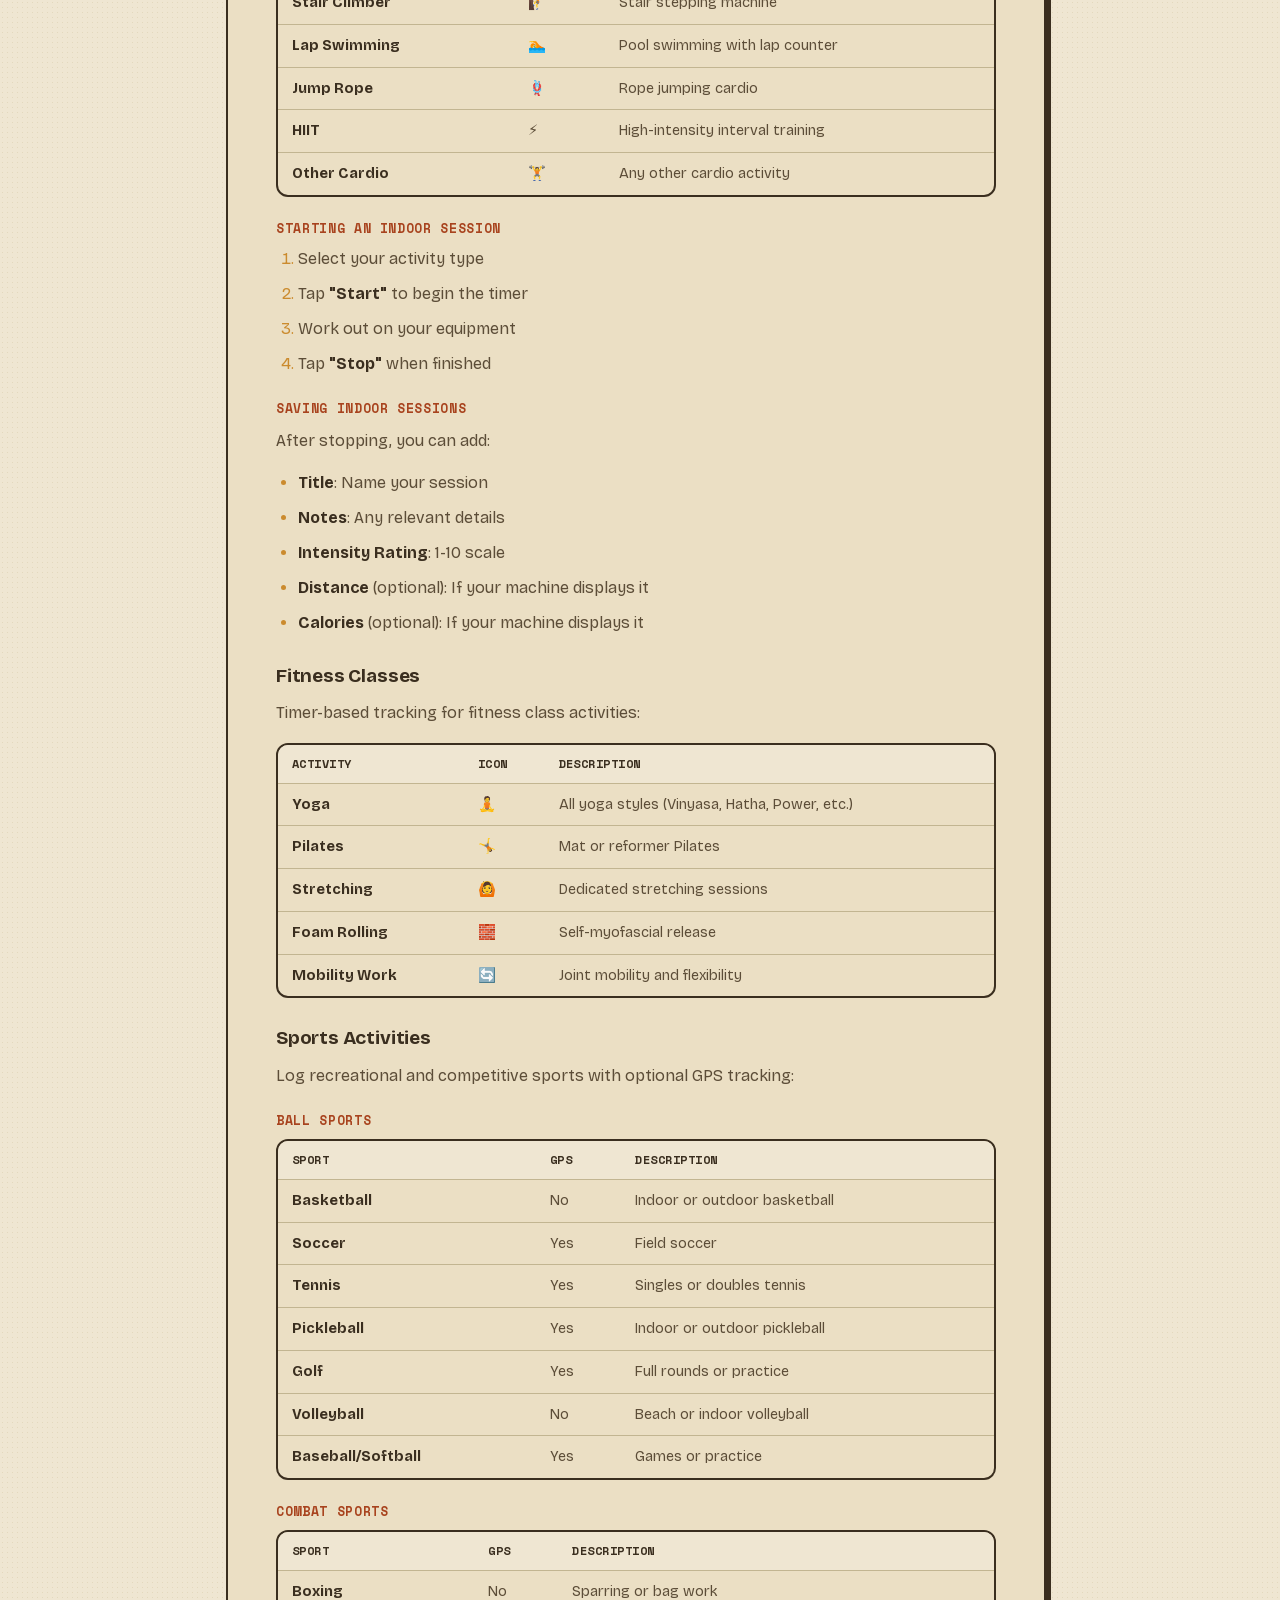
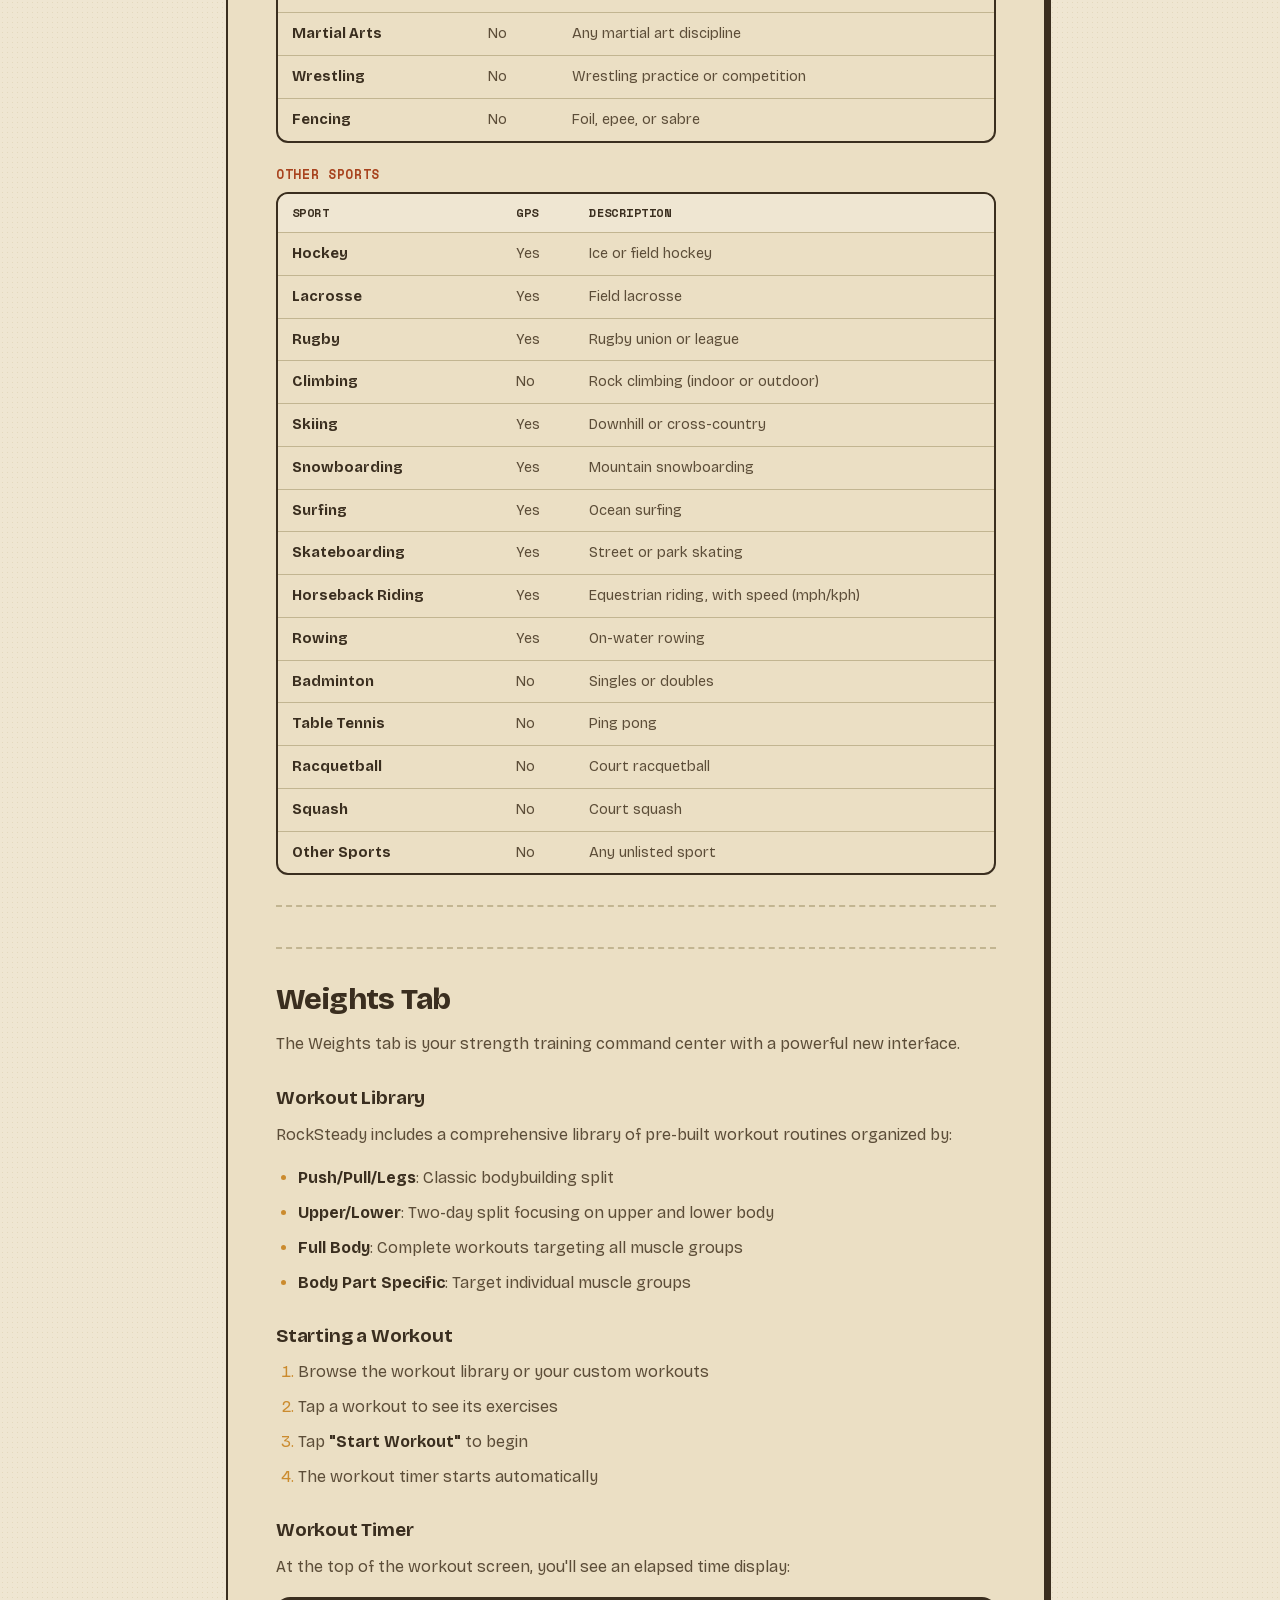
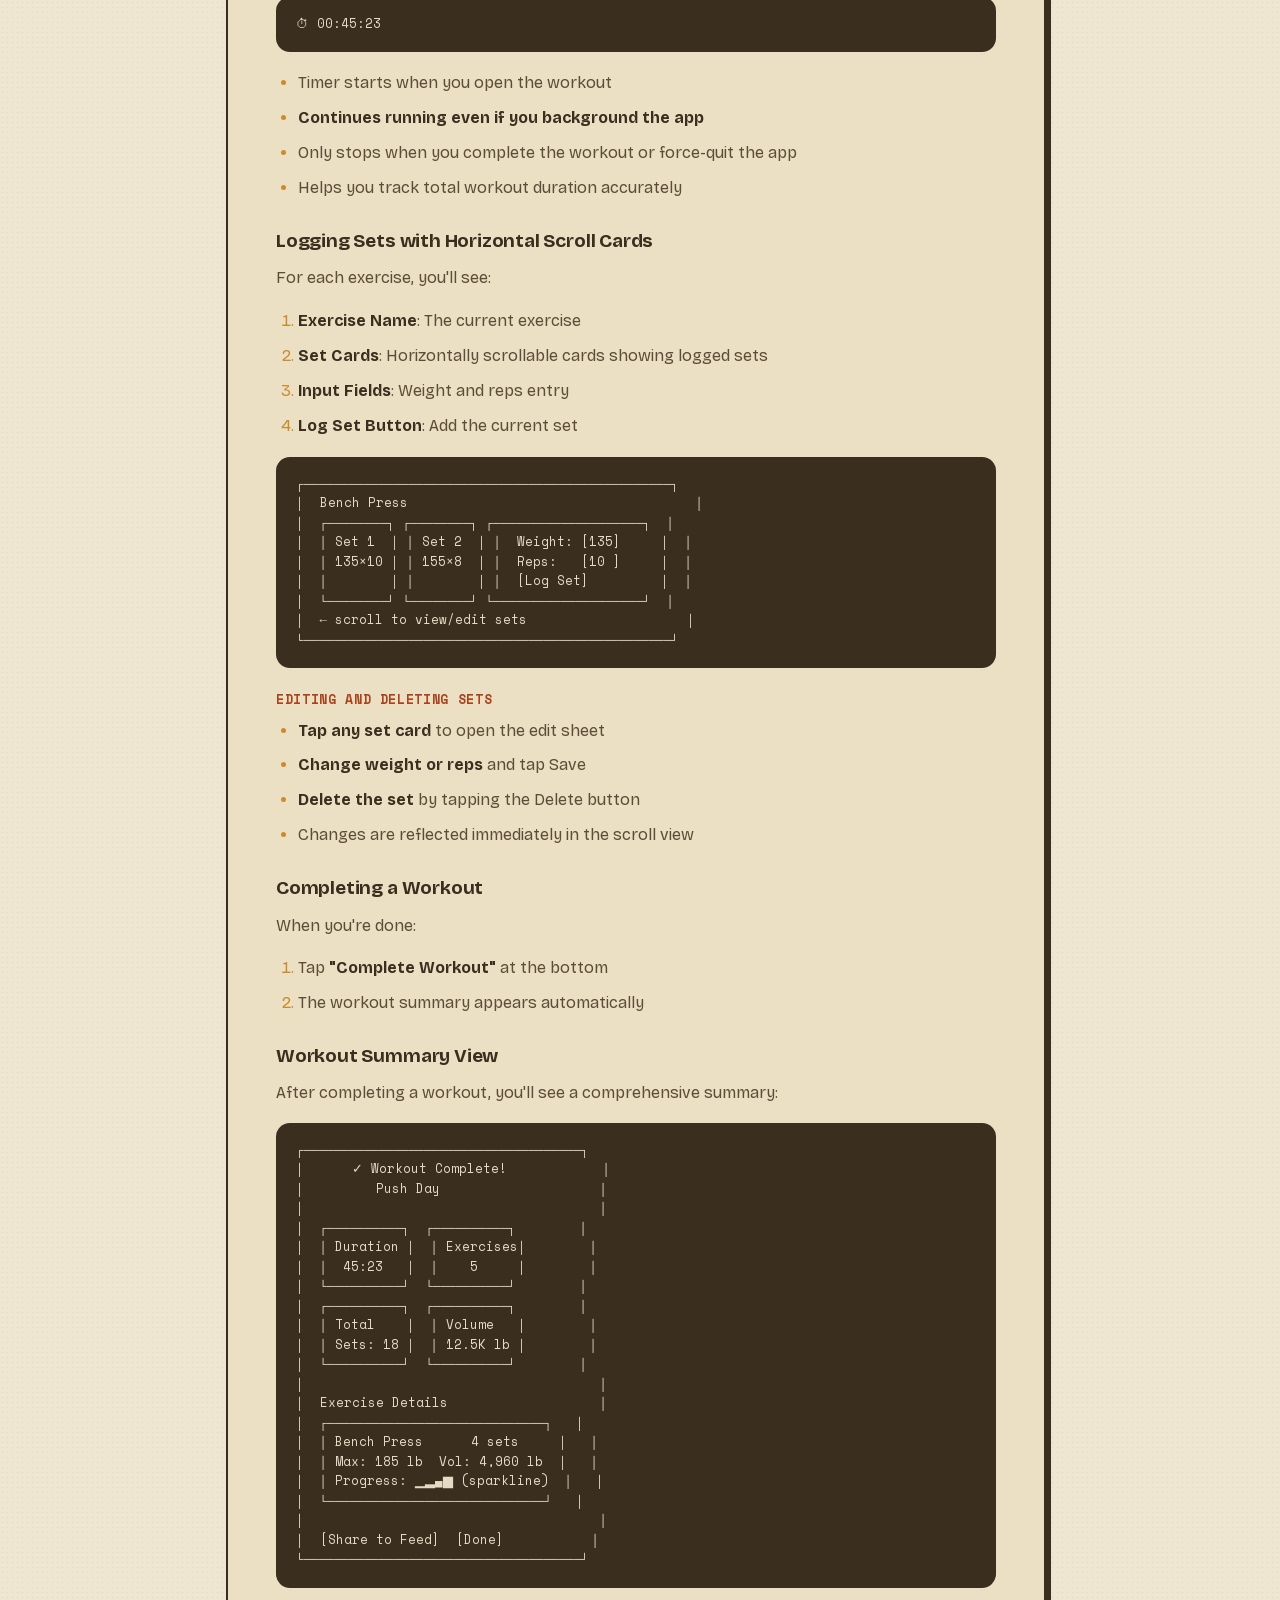
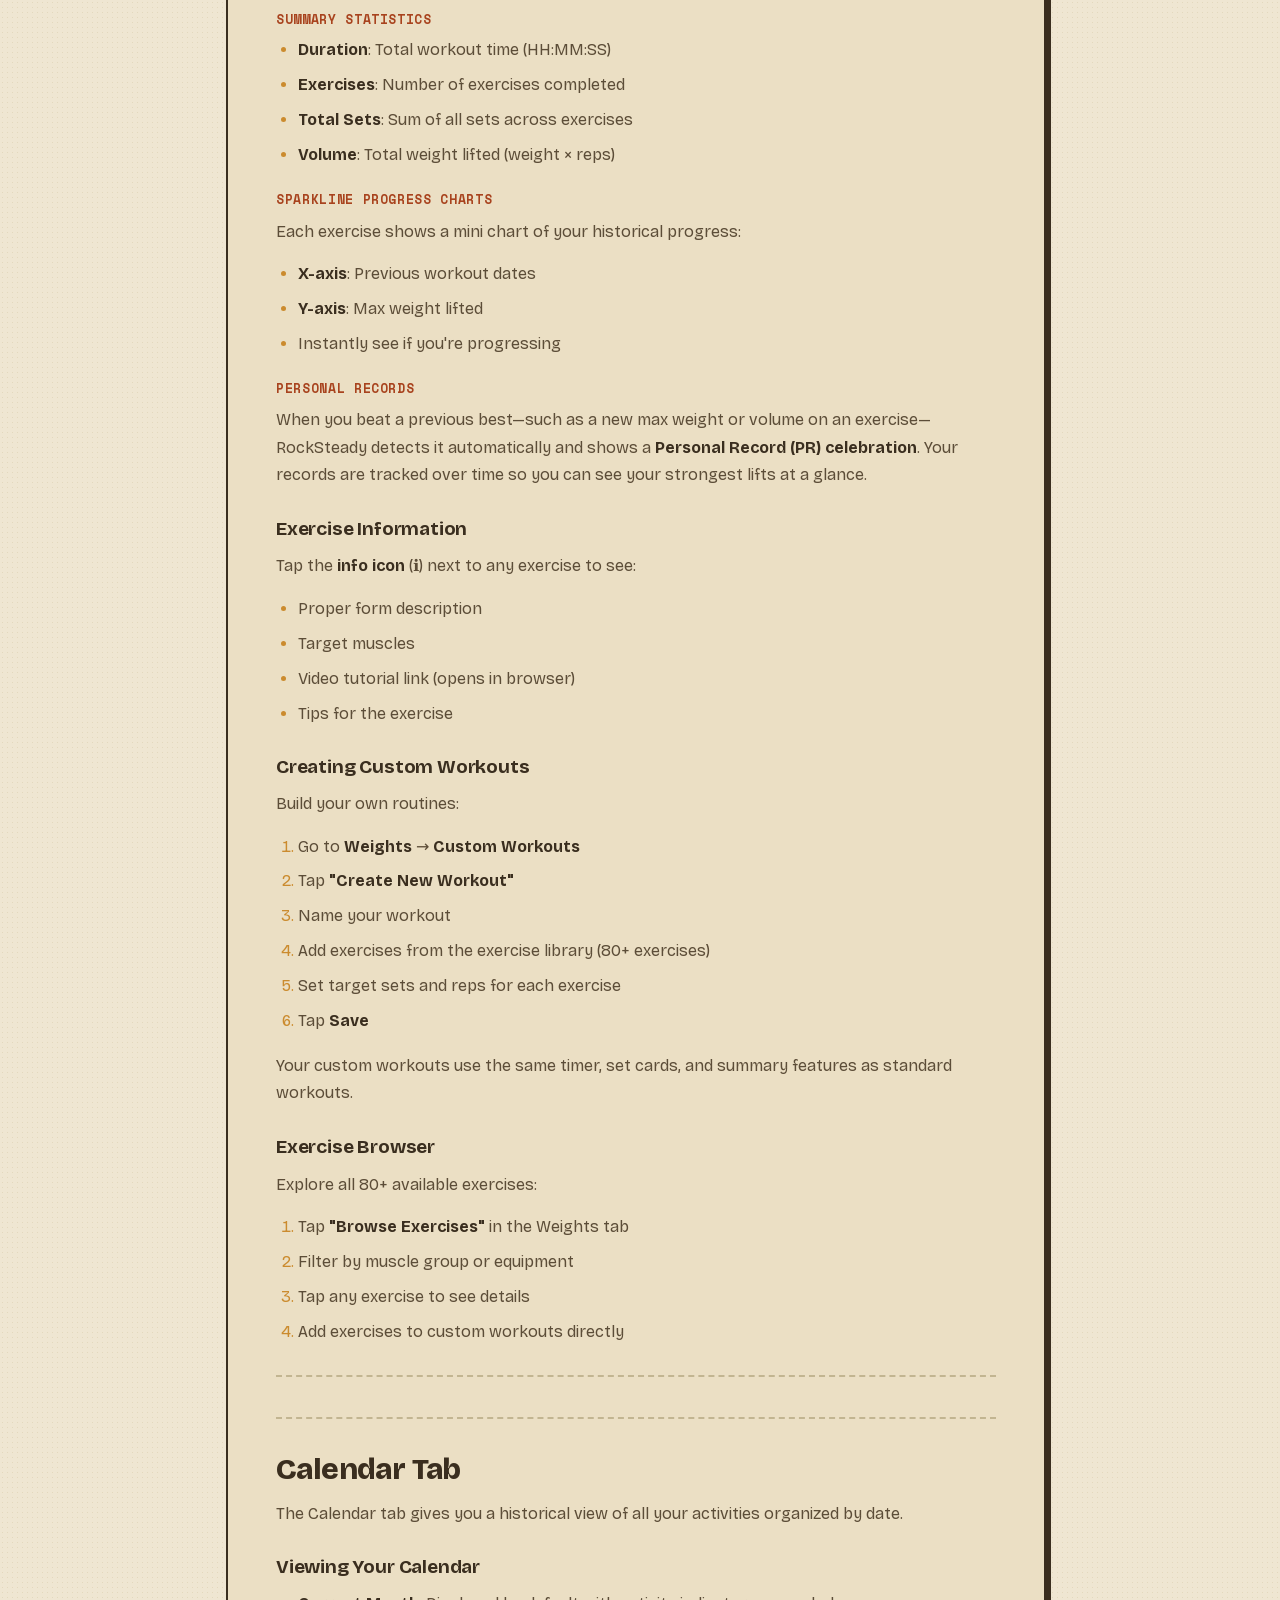
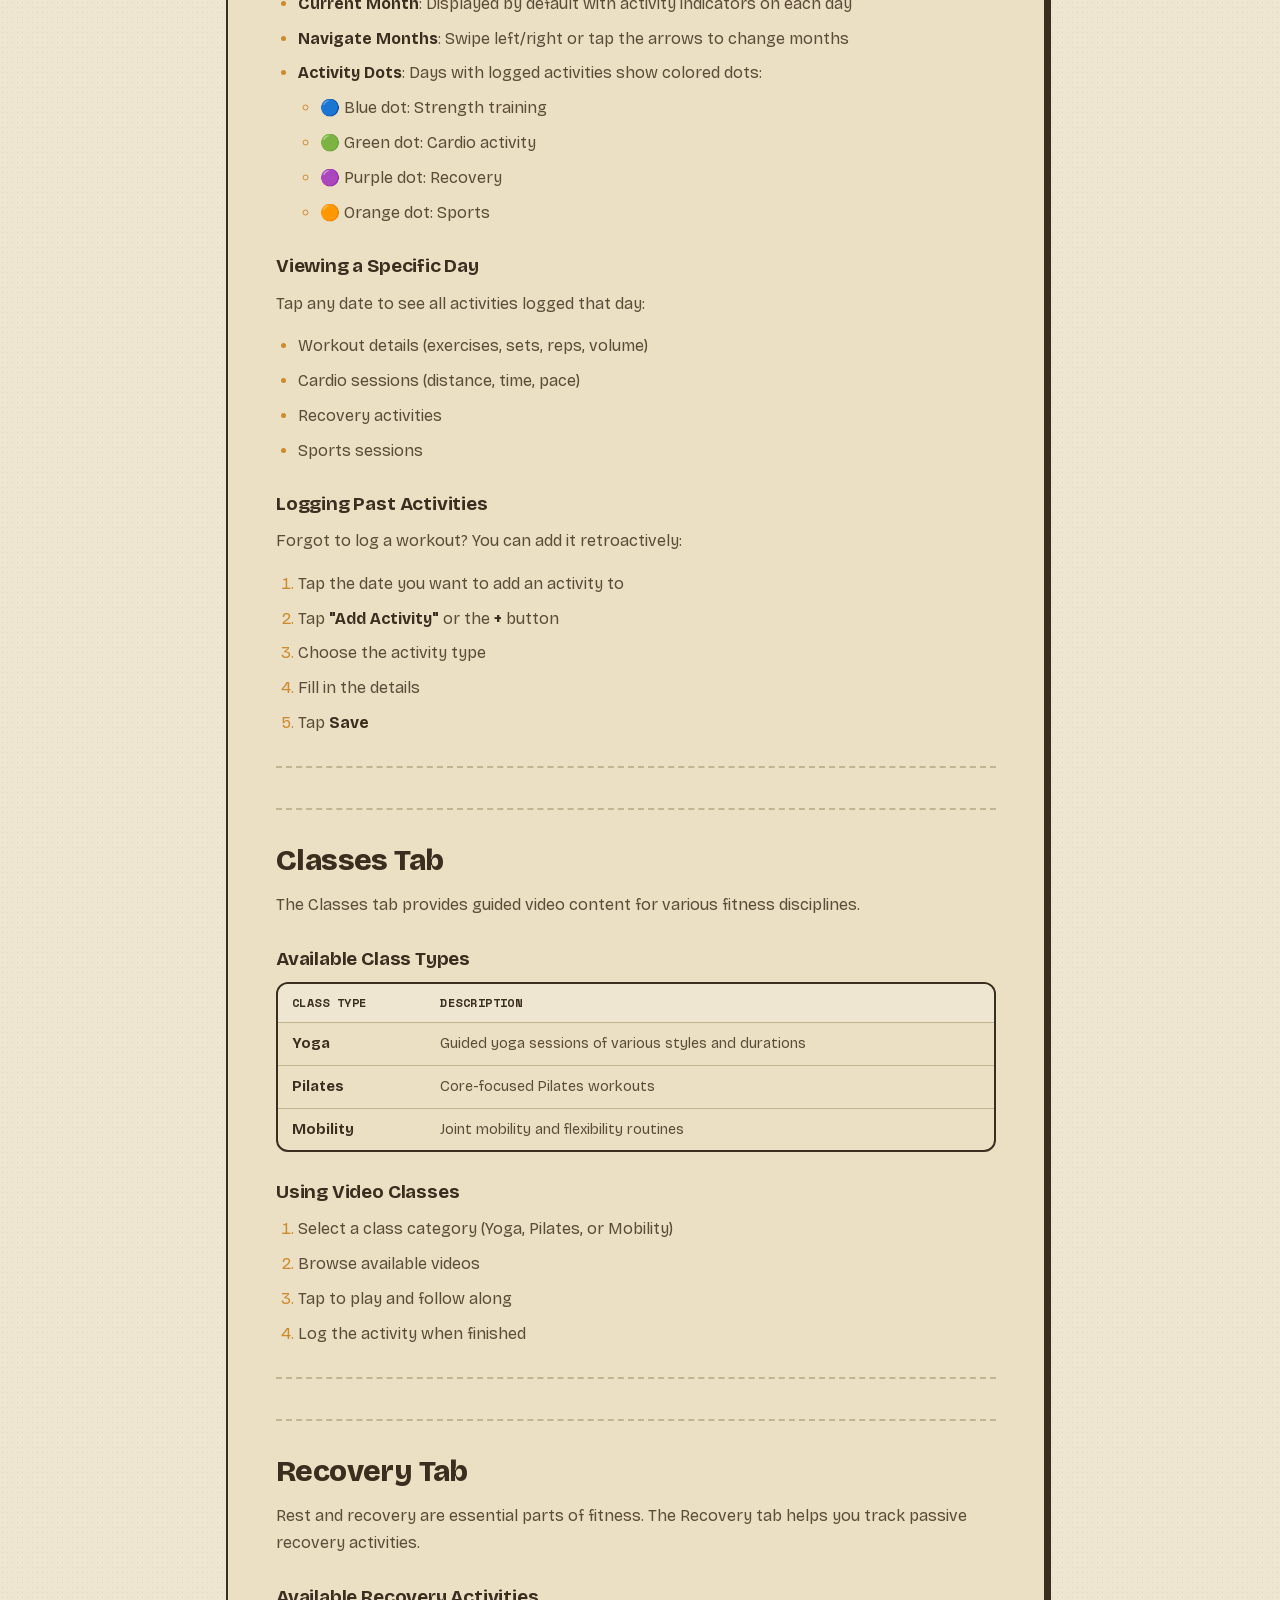
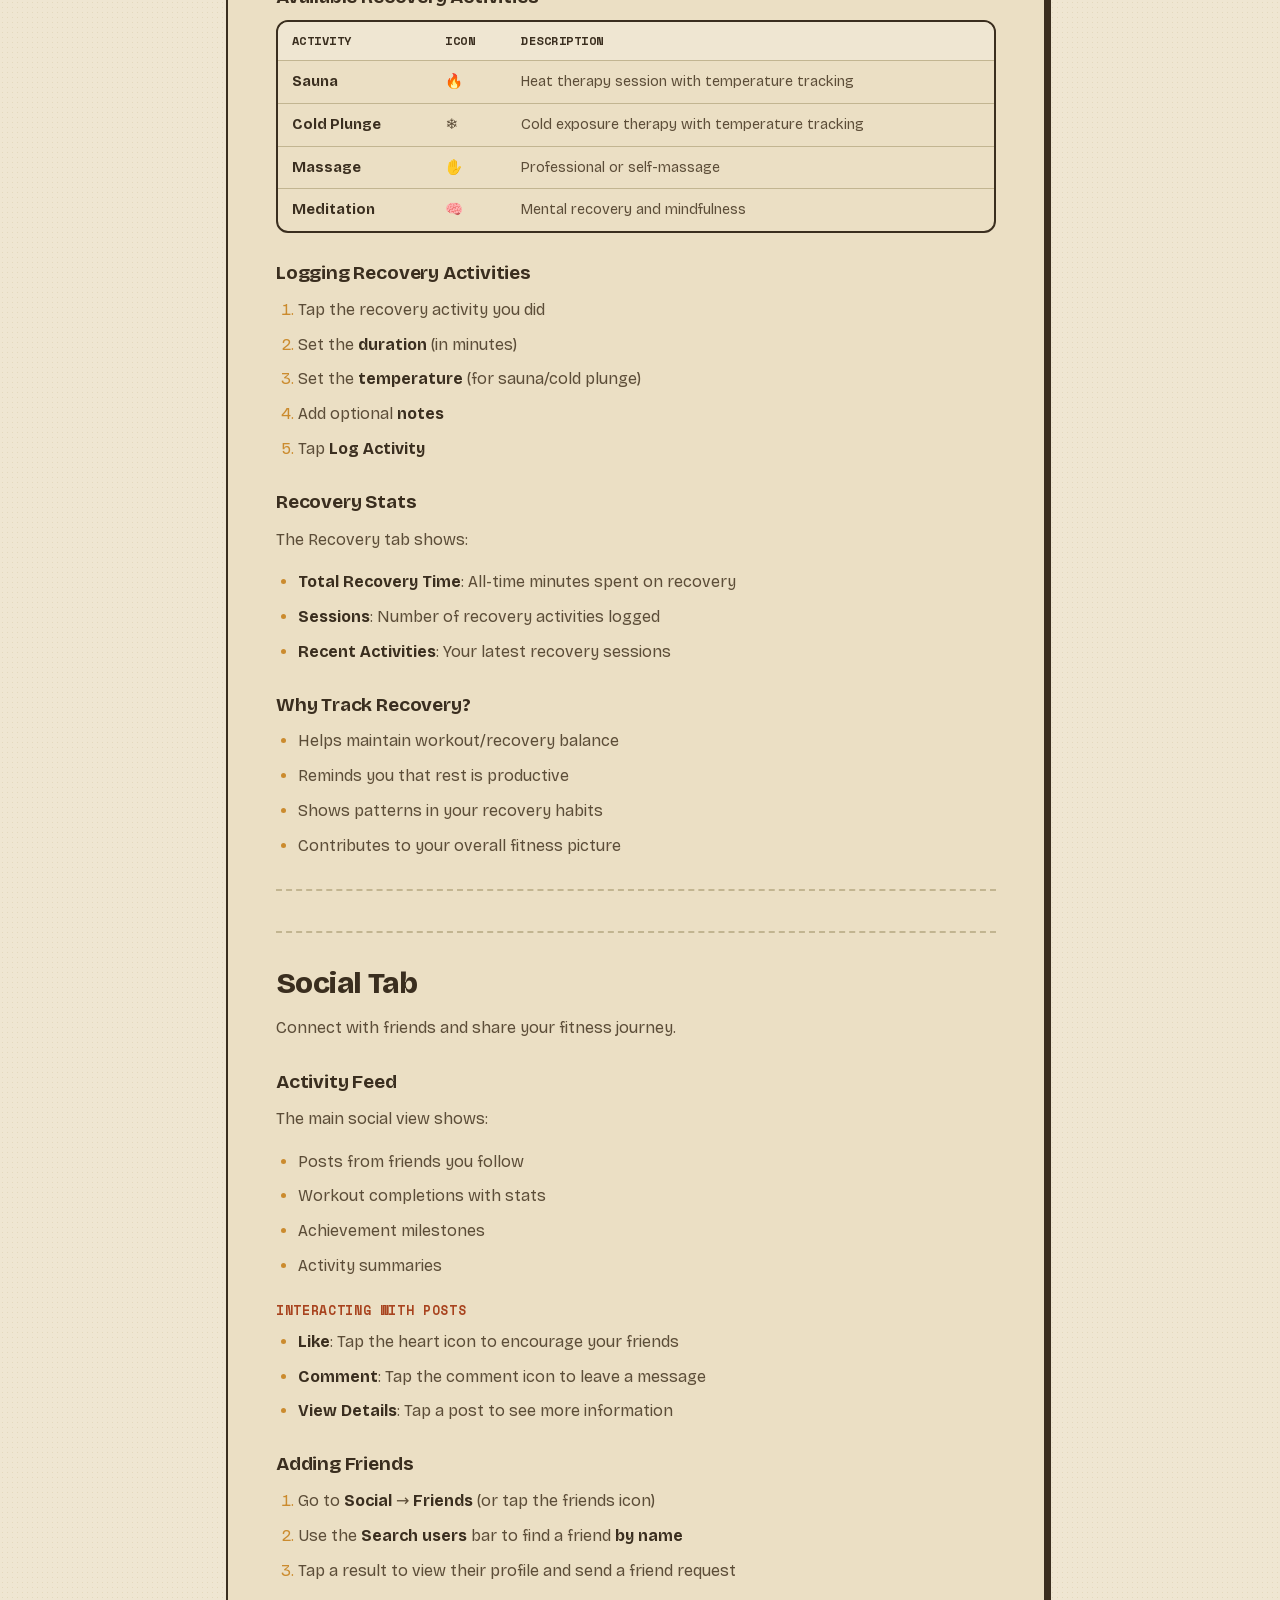
<file: pages/user-guide.html>
<!DOCTYPE html>
<html lang="en">
<head>
<meta charset="utf-8">
<meta name="viewport" content="width=device-width, initial-scale=1">
<title>User Guide — RockSteady</title>
<meta name="description" content="The complete RockSteady guide: everything the app can do, in one place. Use the contents to jump to any section.">
<link rel="icon" href="../assets/img/emblem.png">
<link rel="stylesheet" href="../css/site.css">
</head>
<body>

  <!-- HEADER -->
  <header class="site-header">
    <div class="bar">
      <a href="../index.html" class="brand"><img src="../assets/img/emblem.png" alt="RockSteady"><span>RockSteady</span></a>
      <nav class="site-nav">
        <input type="checkbox" id="navmenu" class="nav-cb" hidden>
        <label for="navmenu" class="nav-burger" aria-label="Toggle menu"><span></span></label>
        <div class="links">
          <a href="../index.html">Home</a>
          <a href="about.html">About</a>
          <a href="guide.html" aria-current="page">Guide</a>
          <a href="privacy.html">Privacy</a>
          <a href="contact.html">Contact</a>
          <a href="https://apps.apple.com/app/id6757501581" class="cta-pill">Get the app</a>
        </div>
      </nav>
    </div>
  </header>

  <!-- PAGE HERO -->
  <section class="page-hero" style="padding-bottom:24px;">
    <p class="eyebrow">User guide</p>
    <h1>The complete RockSteady guide</h1>
    <p class="lede" style="margin-bottom:22px;">Everything the app can do, in one place. Use the contents below to jump to any section.</p>
    <a href="guide.html" class="ulink">&larr; Back to the quick guide</a>
  </section>

  <!-- GUIDE CONTENT -->
  <section class="wrap" style="max-width:880px;padding-top:40px;padding-bottom:20px;">
    <div class="guidedoc">
<h1 id="rocksteady-user-guide">RockSteady User Guide</h1>
<h2 id="the-boulder-never-rests-and-neither-do-you">The Boulder Never Rests, and Neither Do You.</h2>
<p>Welcome to RockSteady, your comprehensive fitness companion designed to help you push your limits every day. This guide covers everything you need to know to get the most out of the app.</p>
<hr>
<h2 id="table-of-contents">Table of Contents</h2>
<ol><li><a href="#getting-started">Getting Started</a></li><li><a href="#home-tab">Home Tab</a></li><li><a href="#exercise-tab">Exercise Tab</a></li><li><a href="#weights-tab">Weights Tab</a></li><li><a href="#calendar-tab">Calendar Tab</a></li><li><a href="#classes-tab">Classes Tab</a></li><li><a href="#recovery-tab">Recovery Tab</a></li><li><a href="#social-tab">Social Tab</a></li><li><a href="#goals-tab">Goals Tab</a></li><li><a href="#progress-tab">Progress Tab</a></li><li><a href="#sports-tab">Sports Tab</a></li><li><a href="#profile-tab">Profile Tab</a></li><li><a href="#settings-tab">Settings Tab</a></li><li><a href="#export-tab">Export Tab</a></li><li><a href="#apple-watch-app">Apple Watch App</a></li><li><a href="#tips--best-practices">Tips &amp; Best Practices</a></li><li><a href="#frequently-asked-questions">Frequently Asked Questions</a></li></ol>
<hr>
<h2 id="getting-started">Getting Started</h2>
<h3 id="first-launch-setup">First Launch Setup</h3>
<p>When you first open RockSteady, you'll be guided through a brief setup process:</p>
<h4 id="1-create-your-account">1. Create Your Account</h4>
<p>RockSteady accounts power the social features—connecting with friends, sharing activities, and viewing your friends' workouts. You can create an account two ways:</p>
<ul><li><strong>Sign in with Apple</strong>: The fastest option. Apple provides your name and an email (which may be a private relay address). There's no separate password to remember.</li><li><strong>Email and password</strong>: Enter an email address and create a password. You can optionally opt in to occasional app update emails.</li></ul>
<p>If you forget your password, use <strong>"Forgot Password?"</strong> on the sign-in screen. (This doesn't apply to Sign in with Apple, which Apple manages for you.)</p>
<blockquote><strong>Note</strong>: You can track workouts and activities without an account, but social features (the feed, friends, and sharing) require one.</blockquote>
<h4 id="2-start-your-subscription">2. Start Your Subscription</h4>
<p>RockSteady is a subscription app with a single plan that unlocks every feature:</p>
<ul><li><strong>Monthly</strong>: $4.99 / month</li><li><strong>Annual</strong>: $49.99 / year (best value)</li></ul>
<p>New subscribers start with a <strong>7-day free trial</strong>—you won't be charged during the trial, and it converts to a paid subscription afterward unless you cancel at least 24 hours before it ends. You can manage or cancel anytime in <strong>iOS Settings → [your name] → Subscriptions</strong>. Billing, renewals, and refunds are handled by Apple through your App Store account.</p>
<blockquote><strong>Tip</strong>: Tap <strong>Restore Purchases</strong> on the subscription screen if you've already subscribed and are reinstalling or setting up a new device.</blockquote>
<h4 id="3-location-permissions">3. Location Permissions</h4>
<p>To track your outdoor cardio activities with GPS, RockSteady needs location access.</p>
<ul><li>When prompted, tap <strong>"Allow While Using App"</strong> or <strong>"Allow Always"</strong></li><li>"Allow Always" enables background tracking if you switch apps during a workout</li><li>You can change this later in <strong>Settings</strong> → <strong>Privacy &amp; Security</strong> → <strong>Location Services</strong> → <strong>RockSteady</strong></li></ul>
<h4 id="4-apple-health-optional">4. Apple Health (Optional)</h4>
<p>RockSteady can sync your workouts to Apple Health for a complete fitness picture. This is <strong>opt-in</strong>—turn it on in <strong>Settings → Apple Health</strong>, or grant access when prompted.</p>
<ul><li>When enabled, workouts you log on your iPhone are saved to the Health app</li><li>Heart rate data from Apple Watch enhances workout summaries</li><li>Your health data stays on your device and in your private iCloud—RockSteady doesn't store it on our servers. You can change access anytime in the Health app under Sharing.</li></ul>
<h4 id="5-setting-your-fitness-goals">5. Setting Your Fitness Goals</h4>
<p>RockSteady personalizes your experience based on your fitness goals. You'll be asked to choose from options like:</p>
<div class="tablewrap"><table><thead><tr><th>Goal</th><th>Description</th></tr></thead><tbody><tr><td><strong>Build Muscle</strong></td><td>Focus on strength training with progressive overload</td></tr><tr><td><strong>Lose Weight</strong></td><td>Balance of cardio and strength with calorie-burning focus</td></tr><tr><td><strong>Improve Endurance</strong></td><td>Emphasis on cardio and stamina building</td></tr><tr><td><strong>General Fitness</strong></td><td>Well-rounded mix of all activity types</td></tr><tr><td><strong>Athletic Performance</strong></td><td>Sport-specific training with varied intensity</td></tr><tr><td><strong>Maintain Health</strong></td><td>Sustainable, moderate activity levels</td></tr></tbody></table></div>
<p>Your goal affects the daily recommendations you see on the Home tab. You can change your goal anytime in <strong>Profile</strong> → <strong>Fitness Goal</strong>.</p>
<hr>
<h2 id="home-tab">Home Tab</h2>
<p>The Home tab is your daily dashboard—the first thing you see when opening RockSteady.</p>
<h3 id="hero-section">Hero Section</h3>
<p>At the top, you'll see the RockSteady logo and tagline: <em>"Slow is steady, steady is strong."</em> This serves as your daily motivation reminder.</p>
<h3 id="todays-recommendation">Today's Recommendation</h3>
<p>Based on your fitness goal and recent activity, RockSteady suggests what type of workout to do today:</p>
<ul><li><strong>Strength Day</strong>: Focus on lifting and resistance training</li><li><strong>Cardio Day</strong>: Get your heart pumping with running, cycling, or other cardio</li><li><strong>Recovery Day</strong>: Take it easy with stretching, yoga, or light activity</li><li><strong>Active Recovery</strong>: Light movement to aid recovery while staying active</li></ul>
<p>The recommendation considers:</p>
<ul><li>Your fitness goal</li><li>How many days since your last workout of each type</li><li>Your weekly activity balance</li><li>The current day of the week</li></ul>
<blockquote><strong>Tip</strong>: You don't have to follow the recommendation! It's a suggestion to help you stay balanced.</blockquote>
<h3 id="quick-stats">Quick Stats</h3>
<p>Below the recommendation, you'll see your key statistics at a glance:</p>
<div class="tablewrap"><table><thead><tr><th>Stat</th><th>What It Shows</th></tr></thead><tbody><tr><td><strong>Cardio Sessions</strong></td><td>Total number of cardio workouts logged</td></tr><tr><td><strong>Lift Sessions</strong></td><td>Total number of strength training sessions</td></tr><tr><td><strong>Distance</strong></td><td>Total distance covered in outdoor activities</td></tr></tbody></table></div>
<hr>
<h2 id="exercise-tab">Exercise Tab</h2>
<p>The Exercise tab is your central hub for all cardio and athletic activities, organized into four categories.</p>
<h3 id="outdoor-cardio-gps-tracking">Outdoor Cardio (GPS Tracking)</h3>
<p>Track your outdoor activities with real-time GPS mapping:</p>
<div class="tablewrap"><table><thead><tr><th>Activity</th><th>Icon</th><th>GPS</th><th>Description</th></tr></thead><tbody><tr><td><strong>Run</strong></td><td>🏃</td><td>Yes</td><td>Running and jogging</td></tr><tr><td><strong>Walk</strong></td><td>🚶</td><td>Yes</td><td>Walking and hiking</td></tr><tr><td><strong>Ruck</strong></td><td>🎒</td><td>Yes</td><td>Weighted walking/hiking</td></tr><tr><td><strong>Bike</strong></td><td>🚴</td><td>Yes</td><td>Cycling</td></tr><tr><td><strong>Open Water Swim</strong></td><td>🏊</td><td>Yes</td><td>Lake, ocean, or river swimming</td></tr></tbody></table></div>
<h4 id="starting-an-outdoor-session">Starting an Outdoor Session</h4>
<ol><li>Tap the activity you want to do</li><li>Wait for GPS to acquire your location (you'll see a map appear)</li><li>Tap <strong>"Start"</strong> when ready</li><li>Your route will be tracked on the map in real-time</li></ol>
<h4 id="during-your-session">During Your Session</h4>
<p>You'll see live stats including:</p>
<ul><li><strong>Time</strong>: How long you've been active</li><li><strong>Distance</strong>: How far you've traveled (in your preferred units)</li><li><strong>Pace</strong>: Your current and average pace</li><li><strong>Speed</strong>: For speed-based activities like cycling (and sports such as skiing, snowboarding, surfing, skateboarding, and horseback riding), RockSteady shows <strong>speed in mph or kph</strong> instead of pace</li><li><strong>Map</strong>: Your route drawn in real-time</li></ul>
<h4 id="controls-during-tracking">Controls During Tracking</h4>
<ul><li><strong>Pause</strong>: Tap to pause your session (useful for water breaks, traffic stops)</li><li><strong>Resume</strong>: Tap to continue after pausing</li><li><strong>Stop</strong>: Hold to end your session</li></ul>
<h4 id="saving-your-session">Saving Your Session</h4>
<p>After stopping:</p>
<ol><li>Review your session summary (distance, time, pace, route)</li><li>Add a <strong>title</strong> (optional)</li><li>Add <strong>notes</strong> (optional)</li><li>Rate your <strong>intensity</strong> (1-10 scale)</li><li>Tap <strong>Save</strong></li></ol>
<h3 id="indoor-cardio-timer-based">Indoor Cardio (Timer-Based)</h3>
<p>For gym equipment and indoor activities:</p>
<div class="tablewrap"><table><thead><tr><th>Activity</th><th>Icon</th><th>Description</th></tr></thead><tbody><tr><td><strong>Treadmill</strong></td><td>🏃‍♂️</td><td>Running or walking indoors</td></tr><tr><td><strong>Elliptical</strong></td><td>⭕</td><td>Low-impact cardio machine</td></tr><tr><td><strong>Stationary Bike</strong></td><td>🚴</td><td>Indoor cycling</td></tr><tr><td><strong>Rowing Machine</strong></td><td>🚣</td><td>Full-body cardio</td></tr><tr><td><strong>Stair Climber</strong></td><td>🧗</td><td>Stair stepping machine</td></tr><tr><td><strong>Lap Swimming</strong></td><td>🏊</td><td>Pool swimming with lap counter</td></tr><tr><td><strong>Jump Rope</strong></td><td>🪢</td><td>Rope jumping cardio</td></tr><tr><td><strong>HIIT</strong></td><td>⚡</td><td>High-intensity interval training</td></tr><tr><td><strong>Other Cardio</strong></td><td>🏋️</td><td>Any other cardio activity</td></tr></tbody></table></div>
<h4 id="starting-an-indoor-session">Starting an Indoor Session</h4>
<ol><li>Select your activity type</li><li>Tap <strong>"Start"</strong> to begin the timer</li><li>Work out on your equipment</li><li>Tap <strong>"Stop"</strong> when finished</li></ol>
<h4 id="saving-indoor-sessions">Saving Indoor Sessions</h4>
<p>After stopping, you can add:</p>
<ul><li><strong>Title</strong>: Name your session</li><li><strong>Notes</strong>: Any relevant details</li><li><strong>Intensity Rating</strong>: 1-10 scale</li><li><strong>Distance</strong> (optional): If your machine displays it</li><li><strong>Calories</strong> (optional): If your machine displays it</li></ul>
<h3 id="fitness-classes">Fitness Classes</h3>
<p>Timer-based tracking for fitness class activities:</p>
<div class="tablewrap"><table><thead><tr><th>Activity</th><th>Icon</th><th>Description</th></tr></thead><tbody><tr><td><strong>Yoga</strong></td><td>🧘</td><td>All yoga styles (Vinyasa, Hatha, Power, etc.)</td></tr><tr><td><strong>Pilates</strong></td><td>🤸</td><td>Mat or reformer Pilates</td></tr><tr><td><strong>Stretching</strong></td><td>🙆</td><td>Dedicated stretching sessions</td></tr><tr><td><strong>Foam Rolling</strong></td><td>🧱</td><td>Self-myofascial release</td></tr><tr><td><strong>Mobility Work</strong></td><td>🔄</td><td>Joint mobility and flexibility</td></tr></tbody></table></div>
<h3 id="sports-activities">Sports Activities</h3>
<p>Log recreational and competitive sports with optional GPS tracking:</p>
<h4 id="ball-sports">Ball Sports</h4>
<div class="tablewrap"><table><thead><tr><th>Sport</th><th>GPS</th><th>Description</th></tr></thead><tbody><tr><td><strong>Basketball</strong></td><td>No</td><td>Indoor or outdoor basketball</td></tr><tr><td><strong>Soccer</strong></td><td>Yes</td><td>Field soccer</td></tr><tr><td><strong>Tennis</strong></td><td>Yes</td><td>Singles or doubles tennis</td></tr><tr><td><strong>Pickleball</strong></td><td>Yes</td><td>Indoor or outdoor pickleball</td></tr><tr><td><strong>Golf</strong></td><td>Yes</td><td>Full rounds or practice</td></tr><tr><td><strong>Volleyball</strong></td><td>No</td><td>Beach or indoor volleyball</td></tr><tr><td><strong>Baseball/Softball</strong></td><td>Yes</td><td>Games or practice</td></tr></tbody></table></div>
<h4 id="combat-sports">Combat Sports</h4>
<div class="tablewrap"><table><thead><tr><th>Sport</th><th>GPS</th><th>Description</th></tr></thead><tbody><tr><td><strong>Boxing</strong></td><td>No</td><td>Sparring or bag work</td></tr><tr><td><strong>Martial Arts</strong></td><td>No</td><td>Any martial art discipline</td></tr><tr><td><strong>Wrestling</strong></td><td>No</td><td>Wrestling practice or competition</td></tr><tr><td><strong>Fencing</strong></td><td>No</td><td>Foil, epee, or sabre</td></tr></tbody></table></div>
<h4 id="other-sports">Other Sports</h4>
<div class="tablewrap"><table><thead><tr><th>Sport</th><th>GPS</th><th>Description</th></tr></thead><tbody><tr><td><strong>Hockey</strong></td><td>Yes</td><td>Ice or field hockey</td></tr><tr><td><strong>Lacrosse</strong></td><td>Yes</td><td>Field lacrosse</td></tr><tr><td><strong>Rugby</strong></td><td>Yes</td><td>Rugby union or league</td></tr><tr><td><strong>Climbing</strong></td><td>No</td><td>Rock climbing (indoor or outdoor)</td></tr><tr><td><strong>Skiing</strong></td><td>Yes</td><td>Downhill or cross-country</td></tr><tr><td><strong>Snowboarding</strong></td><td>Yes</td><td>Mountain snowboarding</td></tr><tr><td><strong>Surfing</strong></td><td>Yes</td><td>Ocean surfing</td></tr><tr><td><strong>Skateboarding</strong></td><td>Yes</td><td>Street or park skating</td></tr><tr><td><strong>Horseback Riding</strong></td><td>Yes</td><td>Equestrian riding, with speed (mph/kph)</td></tr><tr><td><strong>Rowing</strong></td><td>Yes</td><td>On-water rowing</td></tr><tr><td><strong>Badminton</strong></td><td>No</td><td>Singles or doubles</td></tr><tr><td><strong>Table Tennis</strong></td><td>No</td><td>Ping pong</td></tr><tr><td><strong>Racquetball</strong></td><td>No</td><td>Court racquetball</td></tr><tr><td><strong>Squash</strong></td><td>No</td><td>Court squash</td></tr><tr><td><strong>Other Sports</strong></td><td>No</td><td>Any unlisted sport</td></tr></tbody></table></div>
<hr>
<h2 id="weights-tab">Weights Tab</h2>
<p>The Weights tab is your strength training command center with a powerful new interface.</p>
<h3 id="workout-library">Workout Library</h3>
<p>RockSteady includes a comprehensive library of pre-built workout routines organized by:</p>
<ul><li><strong>Push/Pull/Legs</strong>: Classic bodybuilding split</li><li><strong>Upper/Lower</strong>: Two-day split focusing on upper and lower body</li><li><strong>Full Body</strong>: Complete workouts targeting all muscle groups</li><li><strong>Body Part Specific</strong>: Target individual muscle groups</li></ul>
<h3 id="starting-a-workout">Starting a Workout</h3>
<ol><li>Browse the workout library or your custom workouts</li><li>Tap a workout to see its exercises</li><li>Tap <strong>"Start Workout"</strong> to begin</li><li>The workout timer starts automatically</li></ol>
<h3 id="workout-timer">Workout Timer</h3>
<p>At the top of the workout screen, you'll see an elapsed time display:</p>
<pre><code>⏱ 00:45:23</code></pre>
<ul><li>Timer starts when you open the workout</li><li><strong>Continues running even if you background the app</strong></li><li>Only stops when you complete the workout or force-quit the app</li><li>Helps you track total workout duration accurately</li></ul>
<h3 id="logging-sets-with-horizontal-scroll-cards">Logging Sets with Horizontal Scroll Cards</h3>
<p>For each exercise, you'll see:</p>
<ol><li><strong>Exercise Name</strong>: The current exercise</li><li><strong>Set Cards</strong>: Horizontally scrollable cards showing logged sets</li><li><strong>Input Fields</strong>: Weight and reps entry</li><li><strong>Log Set Button</strong>: Add the current set</li></ol>
<pre><code>┌─────────────────────────────────────────────────┐
│  Bench Press                                    │
│  ┌────────┐ ┌────────┐ ┌────────────────────┐  │
│  │ Set 1  │ │ Set 2  │ │  Weight: [135]     │  │
│  │ 135×10 │ │ 155×8  │ │  Reps:   [10 ]     │  │
│  │        │ │        │ │  [Log Set]         │  │
│  └────────┘ └────────┘ └────────────────────┘  │
│  ← scroll to view/edit sets                    │
└─────────────────────────────────────────────────┘</code></pre>
<h4 id="editing-and-deleting-sets">Editing and Deleting Sets</h4>
<ul><li><strong>Tap any set card</strong> to open the edit sheet</li><li><strong>Change weight or reps</strong> and tap Save</li><li><strong>Delete the set</strong> by tapping the Delete button</li><li>Changes are reflected immediately in the scroll view</li></ul>
<h3 id="completing-a-workout">Completing a Workout</h3>
<p>When you're done:</p>
<ol><li>Tap <strong>"Complete Workout"</strong> at the bottom</li><li>The workout summary appears automatically</li></ol>
<h3 id="workout-summary-view">Workout Summary View</h3>
<p>After completing a workout, you'll see a comprehensive summary:</p>
<pre><code>┌─────────────────────────────────────┐
│      ✓ Workout Complete!            │
│         Push Day                    │
│                                     │
│  ┌──────────┐  ┌──────────┐        │
│  │ Duration │  │ Exercises│        │
│  │  45:23   │  │    5     │        │
│  └──────────┘  └──────────┘        │
│  ┌──────────┐  ┌──────────┐        │
│  │ Total    │  │ Volume   │        │
│  │ Sets: 18 │  │ 12.5K lb │        │
│  └──────────┘  └──────────┘        │
│                                     │
│  Exercise Details                   │
│  ┌─────────────────────────────┐   │
│  │ Bench Press      4 sets     │   │
│  │ Max: 185 lb  Vol: 4,960 lb  │   │
│  │ Progress: ▁▂▄▆ (sparkline)  │   │
│  └─────────────────────────────┘   │
│                                     │
│  [Share to Feed]  [Done]           │
└─────────────────────────────────────┘</code></pre>
<h4 id="summary-statistics">Summary Statistics</h4>
<ul><li><strong>Duration</strong>: Total workout time (HH:MM:SS)</li><li><strong>Exercises</strong>: Number of exercises completed</li><li><strong>Total Sets</strong>: Sum of all sets across exercises</li><li><strong>Volume</strong>: Total weight lifted (weight × reps)</li></ul>
<h4 id="sparkline-progress-charts">Sparkline Progress Charts</h4>
<p>Each exercise shows a mini chart of your historical progress:</p>
<ul><li><strong>X-axis</strong>: Previous workout dates</li><li><strong>Y-axis</strong>: Max weight lifted</li><li>Instantly see if you're progressing</li></ul>
<h4 id="personal-records">Personal Records</h4>
<p>When you beat a previous best—such as a new max weight or volume on an exercise—RockSteady detects it automatically and shows a <strong>Personal Record (PR) celebration</strong>. Your records are tracked over time so you can see your strongest lifts at a glance.</p>
<h3 id="exercise-information">Exercise Information</h3>
<p>Tap the <strong>info icon</strong> (ℹ️) next to any exercise to see:</p>
<ul><li>Proper form description</li><li>Target muscles</li><li>Video tutorial link (opens in browser)</li><li>Tips for the exercise</li></ul>
<h3 id="creating-custom-workouts">Creating Custom Workouts</h3>
<p>Build your own routines:</p>
<ol><li>Go to <strong>Weights</strong> → <strong>Custom Workouts</strong></li><li>Tap <strong>"Create New Workout"</strong></li><li>Name your workout</li><li>Add exercises from the exercise library (80+ exercises)</li><li>Set target sets and reps for each exercise</li><li>Tap <strong>Save</strong></li></ol>
<p>Your custom workouts use the same timer, set cards, and summary features as standard workouts.</p>
<h3 id="exercise-browser">Exercise Browser</h3>
<p>Explore all 80+ available exercises:</p>
<ol><li>Tap <strong>"Browse Exercises"</strong> in the Weights tab</li><li>Filter by muscle group or equipment</li><li>Tap any exercise to see details</li><li>Add exercises to custom workouts directly</li></ol>
<hr>
<h2 id="calendar-tab">Calendar Tab</h2>
<p>The Calendar tab gives you a historical view of all your activities organized by date.</p>
<h3 id="viewing-your-calendar">Viewing Your Calendar</h3>
<ul><li><strong>Current Month</strong>: Displayed by default with activity indicators on each day</li><li><strong>Navigate Months</strong>: Swipe left/right or tap the arrows to change months</li><li><strong>Activity Dots</strong>: Days with logged activities show colored dots:</li><ul><li>🔵 Blue dot: Strength training</li><li>🟢 Green dot: Cardio activity</li><li>🟣 Purple dot: Recovery</li><li>🟠 Orange dot: Sports</li></ul></ul>
<h3 id="viewing-a-specific-day">Viewing a Specific Day</h3>
<p>Tap any date to see all activities logged that day:</p>
<ul><li>Workout details (exercises, sets, reps, volume)</li><li>Cardio sessions (distance, time, pace)</li><li>Recovery activities</li><li>Sports sessions</li></ul>
<h3 id="logging-past-activities">Logging Past Activities</h3>
<p>Forgot to log a workout? You can add it retroactively:</p>
<ol><li>Tap the date you want to add an activity to</li><li>Tap <strong>"Add Activity"</strong> or the <strong>+</strong> button</li><li>Choose the activity type</li><li>Fill in the details</li><li>Tap <strong>Save</strong></li></ol>
<hr>
<h2 id="classes-tab">Classes Tab</h2>
<p>The Classes tab provides guided video content for various fitness disciplines.</p>
<h3 id="available-class-types">Available Class Types</h3>
<div class="tablewrap"><table><thead><tr><th>Class Type</th><th>Description</th></tr></thead><tbody><tr><td><strong>Yoga</strong></td><td>Guided yoga sessions of various styles and durations</td></tr><tr><td><strong>Pilates</strong></td><td>Core-focused Pilates workouts</td></tr><tr><td><strong>Mobility</strong></td><td>Joint mobility and flexibility routines</td></tr></tbody></table></div>
<h3 id="using-video-classes">Using Video Classes</h3>
<ol><li>Select a class category (Yoga, Pilates, or Mobility)</li><li>Browse available videos</li><li>Tap to play and follow along</li><li>Log the activity when finished</li></ol>
<hr>
<h2 id="recovery-tab">Recovery Tab</h2>
<p>Rest and recovery are essential parts of fitness. The Recovery tab helps you track passive recovery activities.</p>
<h3 id="available-recovery-activities">Available Recovery Activities</h3>
<div class="tablewrap"><table><thead><tr><th>Activity</th><th>Icon</th><th>Description</th></tr></thead><tbody><tr><td><strong>Sauna</strong></td><td>🔥</td><td>Heat therapy session with temperature tracking</td></tr><tr><td><strong>Cold Plunge</strong></td><td>❄️</td><td>Cold exposure therapy with temperature tracking</td></tr><tr><td><strong>Massage</strong></td><td>✋</td><td>Professional or self-massage</td></tr><tr><td><strong>Meditation</strong></td><td>🧠</td><td>Mental recovery and mindfulness</td></tr></tbody></table></div>
<h3 id="logging-recovery-activities">Logging Recovery Activities</h3>
<ol><li>Tap the recovery activity you did</li><li>Set the <strong>duration</strong> (in minutes)</li><li>Set the <strong>temperature</strong> (for sauna/cold plunge)</li><li>Add optional <strong>notes</strong></li><li>Tap <strong>Log Activity</strong></li></ol>
<h3 id="recovery-stats">Recovery Stats</h3>
<p>The Recovery tab shows:</p>
<ul><li><strong>Total Recovery Time</strong>: All-time minutes spent on recovery</li><li><strong>Sessions</strong>: Number of recovery activities logged</li><li><strong>Recent Activities</strong>: Your latest recovery sessions</li></ul>
<h3 id="why-track-recovery">Why Track Recovery?</h3>
<ul><li>Helps maintain workout/recovery balance</li><li>Reminds you that rest is productive</li><li>Shows patterns in your recovery habits</li><li>Contributes to your overall fitness picture</li></ul>
<hr>
<h2 id="social-tab">Social Tab</h2>
<p>Connect with friends and share your fitness journey.</p>
<h3 id="activity-feed">Activity Feed</h3>
<p>The main social view shows:</p>
<ul><li>Posts from friends you follow</li><li>Workout completions with stats</li><li>Achievement milestones</li><li>Activity summaries</li></ul>
<h4 id="interacting-with-posts">Interacting with Posts</h4>
<ul><li><strong>Like</strong>: Tap the heart icon to encourage your friends</li><li><strong>Comment</strong>: Tap the comment icon to leave a message</li><li><strong>View Details</strong>: Tap a post to see more information</li></ul>
<h3 id="adding-friends">Adding Friends</h3>
<ol><li>Go to <strong>Social</strong> → <strong>Friends</strong> (or tap the friends icon)</li><li>Use the <strong>Search users</strong> bar to find a friend <strong>by name</strong></li><li>Tap a result to view their profile and send a friend request</li></ol>
<p>Your friend will receive a notification and can accept or decline.</p>
<h3 id="managing-friends">Managing Friends</h3>
<p>View your friends list to:</p>
<ul><li>See who you're following</li><li>Accept pending friend requests</li><li>Remove friends if needed</li></ul>
<h3 id="social-posting-preferences">Social Posting Preferences</h3>
<p>Control what you share automatically:</p>
<ol><li>Go to <strong>Settings</strong> → <strong>Social Posting</strong></li><li>For each activity type, choose:</li><ul><li><strong>Always Post</strong>: Automatically share after completing</li><li><strong>Ask Me</strong>: Prompt to share or skip each time</li><li><strong>Never Post</strong>: Keep activities private</li></ul></ol>
<p>Activity types you can configure:</p>
<ul><li>Outdoor Cardio</li><li>Indoor Cardio</li><li>Weight Training</li><li>Recovery</li><li>Sports</li></ul>
<h3 id="privacy-notes">Privacy Notes</h3>
<ul><li>Your activities are only visible to friends you've connected with</li><li>You can delete your own posts</li><li>Your detailed workout data (sets, reps, weights) is not shared—only summaries</li></ul>
<hr>
<h2 id="goals-tab">Goals Tab</h2>
<p>Set and track your fitness goals.</p>
<h3 id="setting-goals">Setting Goals</h3>
<p>Choose your primary fitness goal:</p>
<div class="tablewrap"><table><thead><tr><th>Goal</th><th>Focus</th></tr></thead><tbody><tr><td><strong>Build Muscle</strong></td><td>Strength training emphasis</td></tr><tr><td><strong>Lose Weight</strong></td><td>Cardio and calorie burn</td></tr><tr><td><strong>Improve Endurance</strong></td><td>Cardio volume</td></tr><tr><td><strong>General Fitness</strong></td><td>Balanced approach</td></tr><tr><td><strong>Athletic Performance</strong></td><td>Sport-specific training</td></tr><tr><td><strong>Maintain Health</strong></td><td>Sustainable activity</td></tr></tbody></table></div>
<h3 id="goal-tracking">Goal Tracking</h3>
<ul><li>View progress toward weekly targets</li><li>See streaks and consistency metrics</li><li>Adjust goals as your fitness evolves</li></ul>
<hr>
<h2 id="progress-tab">Progress Tab</h2>
<p>The Progress tab visualizes your fitness journey over time.</p>
<h3 id="available-views">Available Views</h3>
<h4 id="activity-summary">Activity Summary</h4>
<p>See totals and averages for:</p>
<ul><li>Cardio sessions and total distance</li><li>Strength training sessions and volume</li><li>Recovery activities</li><li>Sports sessions</li></ul>
<h4 id="weeklymonthly-trends">Weekly/Monthly Trends</h4>
<p>Charts showing:</p>
<ul><li>Workout frequency over time</li><li>Distance trends</li><li>Activity type distribution</li><li>Weight progression for exercises</li></ul>
<h3 id="understanding-your-progress">Understanding Your Progress</h3>
<p>The Progress tab helps answer questions like:</p>
<ul><li>Am I working out consistently?</li><li>Is my mileage increasing over time?</li><li>Am I balancing different activity types?</li><li>Are my lifts getting stronger?</li></ul>
<hr>
<h2 id="sports-tab">Sports Tab</h2>
<p>Quick access to log sports activities (also available in the Exercise tab).</p>
<h3 id="logging-a-sports-activity">Logging a Sports Activity</h3>
<ol><li>Tap the sport you played</li><li>Set the <strong>duration</strong></li><li>Rate your <strong>intensity</strong> (1-10)</li><li>Choose how to <strong>classify</strong> it (Cardio/Strength/Mixed)</li><li>Add <strong>title</strong> and <strong>notes</strong> (optional)</li><li>Tap <strong>Log Activity</strong></li></ol>
<hr>
<h2 id="profile-tab">Profile Tab</h2>
<p>Manage your account and view your stats.</p>
<h3 id="profile-information">Profile Information</h3>
<h4 id="profile-photo">Profile Photo</h4>
<ul><li>Tap your photo to change it</li><li>Choose from your photo library</li><li>Your photo appears on your social posts</li></ul>
<h4 id="display-name">Display Name</h4>
<ul><li>Tap <strong>Edit</strong> to change your name</li><li>This is how friends see you in the app</li></ul>
<h4 id="bio">Bio</h4>
<ul><li>Add a short bio about yourself</li><li>Visible on your profile to friends</li></ul>
<h3 id="your-stats">Your Stats</h3>
<p>Quick view of your all-time statistics:</p>
<ul><li>Total workouts</li><li>Total cardio sessions</li><li>Total distance</li><li>Total volume lifted</li></ul>
<hr>
<h2 id="settings-tab">Settings Tab</h2>
<p>Configure app behavior and preferences.</p>
<h3 id="units">Units</h3>
<p>Choose your preferred measurement system:</p>
<div class="tablewrap"><table><thead><tr><th>Setting</th><th>Imperial</th><th>Metric</th></tr></thead><tbody><tr><td>Distance</td><td>Miles</td><td>Kilometers</td></tr><tr><td>Weight</td><td>Pounds (lb)</td><td>Kilograms (kg)</td></tr><tr><td>Height</td><td>Feet/Inches</td><td>Centimeters</td></tr></tbody></table></div>
<h3 id="social-posting-preferences-1">Social Posting Preferences</h3>
<p>Configure auto-posting for each activity type.</p>
<h3 id="show-daily-recommendation">Show Daily Recommendation</h3>
<p>Toggle whether to display the daily workout suggestion on your Home tab.</p>
<h3 id="notifications">Notifications</h3>
<p>Configure workout reminders and social notifications, including which notifications show a badge on the app icon.</p>
<h3 id="apple-health">Apple Health</h3>
<p>Toggle <strong>Sync Workouts to Apple Health</strong>. When enabled, workouts you log on your iPhone are saved to the Health app so they appear in Health and Fitness. This is off until you turn it on, and you can change access anytime in the Health app under Sharing.</p>
<h3 id="back-up-to-icloud">Back Up to iCloud</h3>
<p>Toggle <strong>Back Up to iCloud</strong> to back up your workouts, runs, and activity history to <strong>your own private iCloud account</strong>, so you can restore it after reinstalling or on a new device. Your backup stays in your iCloud—RockSteady can't read it. The screen shows your last backup time, and you can restore a backup onto the current device. (See also the <a href="#frequently-asked-questions">Backup &amp; Data</a> FAQ.)</p>
<h3 id="account">Account</h3>
<ul><li><strong>Log Out</strong>: Returns you to the sign-in screen. Your data stays on this device, and your profile remains in the cloud—sign back in to access social features and sync.</li><li><strong>Delete Account</strong>: Permanently deletes your profile, posts, comments, likes, and friend connections from RockSteady. Your local workout data remains on this device. This cannot be undone.</li></ul>
<hr>
<h2 id="export-tab">Export Tab</h2>
<p>Export your fitness data in various formats.</p>
<h3 id="available-export-formats">Available Export Formats</h3>
<div class="tablewrap"><table><thead><tr><th>Format</th><th>Best For</th></tr></thead><tbody><tr><td><strong>GPX</strong></td><td>Run/bike routes for other apps</td></tr><tr><td><strong>GeoJSON</strong></td><td>Geographic data analysis</td></tr><tr><td><strong>CSV</strong></td><td>Spreadsheet analysis</td></tr><tr><td><strong>JSON</strong></td><td>Developer/backup purposes</td></tr></tbody></table></div>
<h3 id="exporting-data">Exporting Data</h3>
<ol><li>Go to the Export tab</li><li>Select the data type to export</li><li>Choose the format</li><li>Select date range (optional)</li><li>Tap <strong>Export</strong></li><li>Share or save the file</li></ol>
<hr>
<h2 id="apple-watch-app">Apple Watch App</h2>
<p>RockSteady includes a companion Apple Watch app for on-wrist workout tracking.</p>
<h3 id="watch-app-structure">Watch App Structure</h3>
<p>The Watch app mirrors the iOS app's organization:</p>
<div class="tablewrap"><table><thead><tr><th>Category</th><th>Description</th></tr></thead><tbody><tr><td><strong>Exercise</strong></td><td>All cardio, fitness, and sports activities</td></tr><tr><td><strong>Weights</strong></td><td>Quick weight training logging</td></tr><tr><td><strong>Recovery</strong></td><td>Passive recovery tracking</td></tr></tbody></table></div>
<h3 id="exercise-menu-watch">Exercise Menu (Watch)</h3>
<h4 id="outdoor-cardio">Outdoor Cardio</h4>
<ul><li>Run, Walk, Ruck, Bike, Open Water Swim</li><li>GPS tracking with live stats</li><li>Heart rate monitoring via Apple Watch sensors</li></ul>
<h4 id="indoor-cardio">Indoor Cardio</h4>
<ul><li>Treadmill, Elliptical, Stationary Bike, Rowing, Stair Climber</li><li>Lap Swimming with stroke detection</li><li>Jump Rope, HIIT, Other Cardio</li></ul>
<h4 id="fitness-classes-1">Fitness Classes</h4>
<ul><li>Yoga, Pilates, Stretching, Foam Rolling, Mobility Work</li><li>Timer-based tracking</li></ul>
<h4 id="sports">Sports</h4>
<p>All 20+ sports available on iOS:</p>
<ul><li>Ball sports (Basketball, Soccer, Tennis, etc.)</li><li>Combat sports (Boxing, Martial Arts, Wrestling, Fencing)</li><li>Other sports (Climbing, Skiing, Surfing, etc.)</li></ul>
<h3 id="weights-on-watch">Weights on Watch</h3>
<p>Simplified weight tracking interface:</p>
<ul><li>Quick set logging</li><li>Exercise selection</li><li>Syncs with iOS app</li></ul>
<h3 id="recovery-on-watch">Recovery on Watch</h3>
<p>Log passive recovery directly from your wrist:</p>
<ul><li><strong>Sauna</strong>: Log heat therapy sessions</li><li><strong>Cold Plunge</strong>: Log cold exposure with temperature</li><li><strong>Massage</strong>: Log massage sessions</li><li><strong>Meditation</strong>: Log mindfulness sessions</li></ul>
<h3 id="healthkit-integration">HealthKit Integration</h3>
<p>The Watch app writes workouts directly to HealthKit:</p>
<ul><li>Heart rate data</li><li>Calories burned</li><li>Active minutes</li><li>Workout routes (GPS activities)</li></ul>
<h3 id="syncing-with-iphone">Syncing with iPhone</h3>
<ul><li>Data syncs automatically when Watch and iPhone are connected</li><li>Historical data available on both devices</li><li>Social posting can be triggered from Watch</li></ul>
<hr>
<h2 id="tips--best-practices">Tips &amp; Best Practices</h2>
<h3 id="getting-the-most-from-rocksteady">Getting the Most from RockSteady</h3>
<ol><li><strong>Log Consistently</strong>: Even "bad" workouts count! Tracking everything gives you accurate progress data.</li><li><strong>Use the Timer</strong>: Let the workout timer run for accurate duration tracking.</li><li><strong>Review Sparklines</strong>: Check your progress charts to see if you're getting stronger.</li><li><strong>Don't Skip Recovery</strong>: Logging recovery activities reminds you that rest is part of fitness.</li><li><strong>Connect with Friends</strong>: Social accountability helps you stay motivated.</li></ol>
<h3 id="workout-tips">Workout Tips</h3>
<ul><li><strong>Warm up</strong> before strength training or intense cardio</li><li><strong>Log sets in real-time</strong> during workouts so you don't forget</li><li><strong>Use the exercise info</strong> to learn proper form</li><li><strong>Edit sets</strong> if you make a mistake—tap the card to fix it</li><li><strong>Progress gradually</strong>—small increases add up over time</li></ul>
<h3 id="cardio-tips">Cardio Tips</h3>
<ul><li><strong>Wait for GPS lock</strong> before starting outdoor activities for accurate tracking</li><li><strong>Stay consistent with routes</strong> to compare performances</li><li><strong>Mix indoor and outdoor</strong> to keep things interesting</li><li><strong>Rate intensity honestly</strong> to track your effort over time</li></ul>
<h3 id="watch-app-tips">Watch App Tips</h3>
<ul><li><strong>Start from Watch</strong> for immediate tracking without pulling out your phone</li><li><strong>Use Exercise menu</strong> for quick access to all activity types</li><li><strong>Log recovery on Watch</strong> after sauna/cold plunge sessions</li></ul>
<h3 id="social-tips">Social Tips</h3>
<ul><li><strong>Encourage friends</strong> with likes and comments</li><li><strong>Share selectively</strong>—quality over quantity</li><li><strong>Celebrate milestones</strong> when friends hit achievements</li></ul>
<hr>
<h2 id="frequently-asked-questions">Frequently Asked Questions</h2>
<h3 id="general">General</h3>
<p><strong>Q: Is my data backed up?</strong></p>
<p>A: Your activity history and GPS routes are stored locally on your device. You can turn on <strong>Back Up to iCloud</strong> in Settings to back up that history to your own private iCloud and restore it on a new device. Apple Watch sessions sync to your iPhone through your private iCloud automatically. Social data (your profile, posts, and friends) is stored securely on our backend, so it returns when you sign back in.</p>
<p><strong>Q: Can I use RockSteady offline?</strong></p>
<p>A: Yes, for most features. GPS tracking works offline (uses device GPS). Social features require internet. Your data syncs when you're back online.</p>
<p><strong>Q: Does RockSteady sync with Apple Health?</strong></p>
<p>A: Yes, if you opt in. Turn on <strong>Sync Workouts to Apple Health</strong> in Settings, and your logged workouts (including heart rate data from Apple Watch) are written to the Health app.</p>
<h3 id="weights">Weights</h3>
<p><strong>Q: How does the workout timer work?</strong></p>
<p>A: The timer starts when you open a workout and continues even if you background the app. It only stops when you complete the workout or force-quit the app.</p>
<p><strong>Q: Can I edit or delete logged sets?</strong></p>
<p>A: Yes! Tap any set card in the horizontal scroll view to open the edit sheet. You can change weight/reps or delete the set entirely.</p>
<p><strong>Q: What are the sparklines in the workout summary?</strong></p>
<p>A: Sparklines are mini charts showing your historical max weight for each exercise, so you can see your progress over time.</p>
<h3 id="cardio">Cardio</h3>
<p><strong>Q: GPS tracking seems inaccurate. What can I do?</strong></p>
<p>A:</p>
<ul><li>Wait for GPS to fully lock before starting</li><li>Ensure location permissions are set to "Always" or "While Using"</li><li>Avoid areas with tall buildings or heavy tree cover</li><li>Make sure your phone isn't in power saving mode</li></ul>
<p><strong>Q: Can I track swimming?</strong></p>
<p>A: Yes! Use <strong>Lap Swimming</strong> (Indoor Cardio) for pool workouts or <strong>Open Water Swim</strong> (Outdoor Cardio) for lakes/oceans with GPS tracking.</p>
<h3 id="watch-app">Watch App</h3>
<p><strong>Q: Do I need my iPhone nearby to use the Watch app?</strong></p>
<p>A: For basic tracking, no. GPS and heart rate work independently. For syncing and social features, you'll need to connect to your iPhone eventually.</p>
<p><strong>Q: Why isn't my workout showing on my iPhone?</strong></p>
<p>A: Give it a moment to sync. Make sure both devices are connected (via Bluetooth or Wi-Fi). Try opening the RockSteady app on your iPhone.</p>
<h3 id="social">Social</h3>
<p><strong>Q: Can I make my profile private?</strong></p>
<p>A: Your activities are only visible to friends you've accepted. Other users can find your profile by name in search so they can send you a friend request, but they can't see your activities unless you accept them as a friend. To stay completely private, simply don't accept requests or add friends—and remember only activity summaries are ever shared, never your detailed sets, reps, and weights.</p>
<p><strong>Q: How do I delete a post?</strong></p>
<p>A: Tap on your post and select the delete option.</p>
<hr>
<h2 id="glossary">Glossary</h2>
<div class="tablewrap"><table><thead><tr><th>Term</th><th>Definition</th></tr></thead><tbody><tr><td><strong>Active Recovery</strong></td><td>Light activity that promotes recovery without causing additional fatigue</td></tr><tr><td><strong>GPS Tracking</strong></td><td>Using satellite positioning to track your outdoor route and distance</td></tr><tr><td><strong>Intensity Rating</strong></td><td>A 1-10 scale indicating how hard an activity felt</td></tr><tr><td><strong>PR (Personal Record)</strong></td><td>Your best performance for a specific exercise or activity</td></tr><tr><td><strong>Progressive Overload</strong></td><td>Gradually increasing weight, reps, or difficulty over time</td></tr><tr><td><strong>Rep (Repetition)</strong></td><td>One complete movement of an exercise</td></tr><tr><td><strong>Ruck</strong></td><td>Walking or hiking while carrying a weighted backpack</td></tr><tr><td><strong>Set</strong></td><td>A group of consecutive reps</td></tr><tr><td><strong>Sparkline</strong></td><td>A small inline chart showing data trends</td></tr><tr><td><strong>Split</strong></td><td>How workouts are divided across the week (e.g., Push/Pull/Legs)</td></tr><tr><td><strong>Volume</strong></td><td>Total weight lifted (weight × reps × sets)</td></tr></tbody></table></div>
<hr>
<h2 id="contact--feedback">Contact &amp; Feedback</h2>
<p>We love hearing from our users! Your feedback helps make RockSteady better.</p>
<h3 id="providing-feedback">Providing Feedback</h3>
<ul><li><strong>Email us</strong> at seanc@rocksteady-fitness.com, or use the contact form at <a href="https://rocksteady-fitness.com">rocksteady-fitness.com</a></li><li><strong>Leave a review</strong> on the App Store—it genuinely helps</li></ul>
<h3 id="reporting-bugs">Reporting Bugs</h3>
<p>When reporting a bug, please include:</p>
<ol><li>What you were trying to do</li><li>What happened instead</li><li>Steps to reproduce the issue</li><li>Your device model and iOS/watchOS version</li><li>Screenshots if helpful</li></ol>
<hr>
<p><em>Thank you for using RockSteady! Slow is steady, steady is strong.</em></p>
<hr>
<p><em>Last updated: June 2026</em></p>
    
    </div>
  </section>

  <!-- FOOTER -->
  <footer class="site-footer">
    <div class="cols">
      <div class="brandcol">
        <div class="lockup"><img src="../assets/img/emblem.png" alt=""><span class="name">RockSteady</span></div>
        <p class="tag">Push your rock. Stay steady.</p>
      </div>
      <div>
        <h4>Pages</h4>
        <div class="linklist">
          <a href="../index.html">Home</a>
          <a href="about.html">About</a>
          <a href="guide.html" aria-current="page">App Guide</a>
        </div>
      </div>
      <div>
        <h4>Legal</h4>
        <div class="linklist">
          <a href="privacy.html">Privacy Policy</a>
          <a href="terms.html">Terms of Service</a>
          <a href="contact.html">Contact</a>
        </div>
      </div>
    </div>
    <div class="baseline"><div class="inner"><p>&copy; 2026 RockSteady &mdash; All rights reserved.</p></div></div>
  </footer>

</body>
</html>
</file>
<file: css/site.css>
/* Self-hosted fonts — Bricolage Grotesque & Space Mono, SIL Open Font License 1.1.
   Replaces the Google Fonts CDN so no visitor IP is sent to Google.
   License + attribution: assets/fonts/LICENSES.md */
/* vietnamese */
@font-face {
  font-family: 'Bricolage Grotesque';
  font-style: normal;
  font-weight: 400;
  font-stretch: 100%;
  font-display: swap;
  src: url(../assets/fonts/bricolage-latin.woff2) format('woff2');
  unicode-range: U+0102-0103, U+0110-0111, U+0128-0129, U+0168-0169, U+01A0-01A1, U+01AF-01B0, U+0300-0301, U+0303-0304, U+0308-0309, U+0323, U+0329, U+1EA0-1EF9, U+20AB;
}
/* latin-ext */
@font-face {
  font-family: 'Bricolage Grotesque';
  font-style: normal;
  font-weight: 400;
  font-stretch: 100%;
  font-display: swap;
  src: url(../assets/fonts/bricolage-latinext.woff2) format('woff2');
  unicode-range: U+0100-02BA, U+02BD-02C5, U+02C7-02CC, U+02CE-02D7, U+02DD-02FF, U+0304, U+0308, U+0329, U+1D00-1DBF, U+1E00-1E9F, U+1EF2-1EFF, U+2020, U+20A0-20AB, U+20AD-20C0, U+2113, U+2C60-2C7F, U+A720-A7FF;
}
/* latin */
@font-face {
  font-family: 'Bricolage Grotesque';
  font-style: normal;
  font-weight: 400;
  font-stretch: 100%;
  font-display: swap;
  src: url(../assets/fonts/bricolage-latin-ext-b.woff2) format('woff2');
  unicode-range: U+0000-00FF, U+0131, U+0152-0153, U+02BB-02BC, U+02C6, U+02DA, U+02DC, U+0304, U+0308, U+0329, U+2000-206F, U+20AC, U+2122, U+2191, U+2193, U+2212, U+2215, U+FEFF, U+FFFD;
}
/* vietnamese */
@font-face {
  font-family: 'Bricolage Grotesque';
  font-style: normal;
  font-weight: 500;
  font-stretch: 100%;
  font-display: swap;
  src: url(../assets/fonts/bricolage-latin.woff2) format('woff2');
  unicode-range: U+0102-0103, U+0110-0111, U+0128-0129, U+0168-0169, U+01A0-01A1, U+01AF-01B0, U+0300-0301, U+0303-0304, U+0308-0309, U+0323, U+0329, U+1EA0-1EF9, U+20AB;
}
/* latin-ext */
@font-face {
  font-family: 'Bricolage Grotesque';
  font-style: normal;
  font-weight: 500;
  font-stretch: 100%;
  font-display: swap;
  src: url(../assets/fonts/bricolage-latinext.woff2) format('woff2');
  unicode-range: U+0100-02BA, U+02BD-02C5, U+02C7-02CC, U+02CE-02D7, U+02DD-02FF, U+0304, U+0308, U+0329, U+1D00-1DBF, U+1E00-1E9F, U+1EF2-1EFF, U+2020, U+20A0-20AB, U+20AD-20C0, U+2113, U+2C60-2C7F, U+A720-A7FF;
}
/* latin */
@font-face {
  font-family: 'Bricolage Grotesque';
  font-style: normal;
  font-weight: 500;
  font-stretch: 100%;
  font-display: swap;
  src: url(../assets/fonts/bricolage-latin-ext-b.woff2) format('woff2');
  unicode-range: U+0000-00FF, U+0131, U+0152-0153, U+02BB-02BC, U+02C6, U+02DA, U+02DC, U+0304, U+0308, U+0329, U+2000-206F, U+20AC, U+2122, U+2191, U+2193, U+2212, U+2215, U+FEFF, U+FFFD;
}
/* vietnamese */
@font-face {
  font-family: 'Bricolage Grotesque';
  font-style: normal;
  font-weight: 600;
  font-stretch: 100%;
  font-display: swap;
  src: url(../assets/fonts/bricolage-latin.woff2) format('woff2');
  unicode-range: U+0102-0103, U+0110-0111, U+0128-0129, U+0168-0169, U+01A0-01A1, U+01AF-01B0, U+0300-0301, U+0303-0304, U+0308-0309, U+0323, U+0329, U+1EA0-1EF9, U+20AB;
}
/* latin-ext */
@font-face {
  font-family: 'Bricolage Grotesque';
  font-style: normal;
  font-weight: 600;
  font-stretch: 100%;
  font-display: swap;
  src: url(../assets/fonts/bricolage-latinext.woff2) format('woff2');
  unicode-range: U+0100-02BA, U+02BD-02C5, U+02C7-02CC, U+02CE-02D7, U+02DD-02FF, U+0304, U+0308, U+0329, U+1D00-1DBF, U+1E00-1E9F, U+1EF2-1EFF, U+2020, U+20A0-20AB, U+20AD-20C0, U+2113, U+2C60-2C7F, U+A720-A7FF;
}
/* latin */
@font-face {
  font-family: 'Bricolage Grotesque';
  font-style: normal;
  font-weight: 600;
  font-stretch: 100%;
  font-display: swap;
  src: url(../assets/fonts/bricolage-latin-ext-b.woff2) format('woff2');
  unicode-range: U+0000-00FF, U+0131, U+0152-0153, U+02BB-02BC, U+02C6, U+02DA, U+02DC, U+0304, U+0308, U+0329, U+2000-206F, U+20AC, U+2122, U+2191, U+2193, U+2212, U+2215, U+FEFF, U+FFFD;
}
/* vietnamese */
@font-face {
  font-family: 'Bricolage Grotesque';
  font-style: normal;
  font-weight: 700;
  font-stretch: 100%;
  font-display: swap;
  src: url(../assets/fonts/bricolage-latin.woff2) format('woff2');
  unicode-range: U+0102-0103, U+0110-0111, U+0128-0129, U+0168-0169, U+01A0-01A1, U+01AF-01B0, U+0300-0301, U+0303-0304, U+0308-0309, U+0323, U+0329, U+1EA0-1EF9, U+20AB;
}
/* latin-ext */
@font-face {
  font-family: 'Bricolage Grotesque';
  font-style: normal;
  font-weight: 700;
  font-stretch: 100%;
  font-display: swap;
  src: url(../assets/fonts/bricolage-latinext.woff2) format('woff2');
  unicode-range: U+0100-02BA, U+02BD-02C5, U+02C7-02CC, U+02CE-02D7, U+02DD-02FF, U+0304, U+0308, U+0329, U+1D00-1DBF, U+1E00-1E9F, U+1EF2-1EFF, U+2020, U+20A0-20AB, U+20AD-20C0, U+2113, U+2C60-2C7F, U+A720-A7FF;
}
/* latin */
@font-face {
  font-family: 'Bricolage Grotesque';
  font-style: normal;
  font-weight: 700;
  font-stretch: 100%;
  font-display: swap;
  src: url(../assets/fonts/bricolage-latin-ext-b.woff2) format('woff2');
  unicode-range: U+0000-00FF, U+0131, U+0152-0153, U+02BB-02BC, U+02C6, U+02DA, U+02DC, U+0304, U+0308, U+0329, U+2000-206F, U+20AC, U+2122, U+2191, U+2193, U+2212, U+2215, U+FEFF, U+FFFD;
}
/* vietnamese */
@font-face {
  font-family: 'Bricolage Grotesque';
  font-style: normal;
  font-weight: 800;
  font-stretch: 100%;
  font-display: swap;
  src: url(../assets/fonts/bricolage-latin.woff2) format('woff2');
  unicode-range: U+0102-0103, U+0110-0111, U+0128-0129, U+0168-0169, U+01A0-01A1, U+01AF-01B0, U+0300-0301, U+0303-0304, U+0308-0309, U+0323, U+0329, U+1EA0-1EF9, U+20AB;
}
/* latin-ext */
@font-face {
  font-family: 'Bricolage Grotesque';
  font-style: normal;
  font-weight: 800;
  font-stretch: 100%;
  font-display: swap;
  src: url(../assets/fonts/bricolage-latinext.woff2) format('woff2');
  unicode-range: U+0100-02BA, U+02BD-02C5, U+02C7-02CC, U+02CE-02D7, U+02DD-02FF, U+0304, U+0308, U+0329, U+1D00-1DBF, U+1E00-1E9F, U+1EF2-1EFF, U+2020, U+20A0-20AB, U+20AD-20C0, U+2113, U+2C60-2C7F, U+A720-A7FF;
}
/* latin */
@font-face {
  font-family: 'Bricolage Grotesque';
  font-style: normal;
  font-weight: 800;
  font-stretch: 100%;
  font-display: swap;
  src: url(../assets/fonts/bricolage-latin-ext-b.woff2) format('woff2');
  unicode-range: U+0000-00FF, U+0131, U+0152-0153, U+02BB-02BC, U+02C6, U+02DA, U+02DC, U+0304, U+0308, U+0329, U+2000-206F, U+20AC, U+2122, U+2191, U+2193, U+2212, U+2215, U+FEFF, U+FFFD;
}
/* vietnamese */
@font-face {
  font-family: 'Space Mono';
  font-style: normal;
  font-weight: 400;
  font-display: swap;
  src: url(../assets/fonts/spacemono-400-latin.woff2) format('woff2');
  unicode-range: U+0102-0103, U+0110-0111, U+0128-0129, U+0168-0169, U+01A0-01A1, U+01AF-01B0, U+0300-0301, U+0303-0304, U+0308-0309, U+0323, U+0329, U+1EA0-1EF9, U+20AB;
}
/* latin-ext */
@font-face {
  font-family: 'Space Mono';
  font-style: normal;
  font-weight: 400;
  font-display: swap;
  src: url(../assets/fonts/spacemono-400-latinext.woff2) format('woff2');
  unicode-range: U+0100-02BA, U+02BD-02C5, U+02C7-02CC, U+02CE-02D7, U+02DD-02FF, U+0304, U+0308, U+0329, U+1D00-1DBF, U+1E00-1E9F, U+1EF2-1EFF, U+2020, U+20A0-20AB, U+20AD-20C0, U+2113, U+2C60-2C7F, U+A720-A7FF;
}
/* latin */
@font-face {
  font-family: 'Space Mono';
  font-style: normal;
  font-weight: 400;
  font-display: swap;
  src: url(../assets/fonts/spacemono-400-latin-b.woff2) format('woff2');
  unicode-range: U+0000-00FF, U+0131, U+0152-0153, U+02BB-02BC, U+02C6, U+02DA, U+02DC, U+0304, U+0308, U+0329, U+2000-206F, U+20AC, U+2122, U+2191, U+2193, U+2212, U+2215, U+FEFF, U+FFFD;
}
/* vietnamese */
@font-face {
  font-family: 'Space Mono';
  font-style: normal;
  font-weight: 700;
  font-display: swap;
  src: url(../assets/fonts/spacemono-700-latin.woff2) format('woff2');
  unicode-range: U+0102-0103, U+0110-0111, U+0128-0129, U+0168-0169, U+01A0-01A1, U+01AF-01B0, U+0300-0301, U+0303-0304, U+0308-0309, U+0323, U+0329, U+1EA0-1EF9, U+20AB;
}
/* latin-ext */
@font-face {
  font-family: 'Space Mono';
  font-style: normal;
  font-weight: 700;
  font-display: swap;
  src: url(../assets/fonts/spacemono-700-latinext.woff2) format('woff2');
  unicode-range: U+0100-02BA, U+02BD-02C5, U+02C7-02CC, U+02CE-02D7, U+02DD-02FF, U+0304, U+0308, U+0329, U+1D00-1DBF, U+1E00-1E9F, U+1EF2-1EFF, U+2020, U+20A0-20AB, U+20AD-20C0, U+2113, U+2C60-2C7F, U+A720-A7FF;
}
/* latin */
@font-face {
  font-family: 'Space Mono';
  font-style: normal;
  font-weight: 700;
  font-display: swap;
  src: url(../assets/fonts/spacemono-700-latin-b.woff2) format('woff2');
  unicode-range: U+0000-00FF, U+0131, U+0152-0153, U+02BB-02BC, U+02C6, U+02DA, U+02DC, U+0304, U+0308, U+0329, U+2000-206F, U+20AC, U+2122, U+2191, U+2193, U+2212, U+2215, U+FEFF, U+FFFD;
}

/* ==========================================================================
   RockSteady — Vintage National-Park design system (shared across all pages)
   Direction B from the design review. Bricolage Grotesque + Space Mono,
   cream / moss / ochre / rust palette, hairline dashes and hard offset shadows.
   ========================================================================== */

:root{
  --paper:#EFE6D2;
  --ink:#3A2E1F;
  --body:#5C4D38;
  --card:#EBDFC4;
  --gold:#CB8B2E;
  --moss:#3A5A3C;
  --moss-dark:#2C4630;
  --rust:#A8431E;
  --rust-dark:#7E3214;
  --brown:#4A3826;
  --brown-dark:#2E2114;
  --line:#3A2E1F;
  --hairline:#C2B591;
  --display:'Bricolage Grotesque', 'Schibsted Grotesk', system-ui, sans-serif;
  --mono:'Space Mono', ui-monospace, monospace;
}

*{box-sizing:border-box;margin:0;padding:0;}
html{scroll-behavior:smooth;}
body{
  font-family:var(--display);
  color:var(--ink);
  background:var(--paper);
  background-image:radial-gradient(#e3d8bd 0.6px,transparent 0.6px);
  background-size:5px 5px;
  -webkit-font-smoothing:antialiased;
  line-height:1.5;
  min-height:100vh;
  overflow-x:hidden;
}
::selection{background:var(--moss);color:var(--paper);}
a{color:inherit;}
img{max-width:100%;}

.wrap{max-width:1200px;margin:0 auto;padding-left:26px;padding-right:26px;}
.wrap-narrow{max-width:840px;margin:0 auto;padding-left:26px;padding-right:26px;}
.mono{font-family:var(--mono);}
.eyebrow{
  font-family:var(--mono);font-size:12px;letter-spacing:0.16em;
  text-transform:uppercase;color:var(--rust);
}
.perf{height:0;border-top:2px dashed var(--hairline);}

/* --------------------------------------------------------------- HEADER --- */
.site-header{
  position:sticky;top:0;z-index:60;
  background:var(--moss);color:var(--paper);
  border-bottom:3px solid var(--moss-dark);
}
.site-header .bar{
  max-width:1200px;margin:0 auto;padding:11px 26px;
  display:flex;align-items:center;justify-content:space-between;gap:16px;
}
.brand{display:flex;align-items:center;gap:11px;text-decoration:none;color:var(--paper);}
.brand img{width:40px;height:40px;}
.brand span{font-weight:800;font-size:21px;letter-spacing:-0.02em;}
.site-nav{display:flex;align-items:center;gap:22px;}
.site-nav .links{display:flex;gap:22px;align-items:center;}
.site-nav .links a{
  text-decoration:none;color:#D8E0CF;font-family:var(--mono);
  font-size:12px;letter-spacing:0.08em;text-transform:uppercase;
}
.site-nav .links a:hover{color:#fff;}
.site-nav .links a[aria-current="page"]{color:var(--gold);}
/* mobile hamburger (CSS-only checkbox toggle) — hidden on desktop */
.nav-cb{display:none;}
.nav-burger{display:none;align-items:center;justify-content:center;width:42px;height:42px;cursor:pointer;order:2;}
.nav-burger span,.nav-burger span::before,.nav-burger span::after{display:block;width:22px;height:2px;background:var(--paper);transition:transform .2s ease,opacity .2s ease;}
.nav-burger span{position:relative;}
.nav-burger span::before{content:"";position:absolute;left:0;top:-7px;}
.nav-burger span::after{content:"";position:absolute;left:0;top:7px;}
.nav-cb:checked ~ .nav-burger span{background:transparent;}
.nav-cb:checked ~ .nav-burger span::before{transform:translateY(7px) rotate(45deg);}
.nav-cb:checked ~ .nav-burger span::after{transform:translateY(-7px) rotate(-45deg);}
.cta-pill{
  display:inline-flex;align-items:center;gap:8px;
  background:var(--gold);color:var(--ink);text-decoration:none;
  padding:9px 17px;border-radius:999px;font-weight:700;font-size:13.5px;
  border:2px solid var(--ink);
}

/* ------------------------------------------------------------- PAGE HERO --- */
.page-hero{padding:64px 26px 40px;text-align:center;}
.page-hero .eyebrow{margin-bottom:14px;}
.page-hero h1{
  font-weight:800;font-size:clamp(42px,7vw,72px);line-height:0.96;
  letter-spacing:-0.03em;max-width:16ch;margin:0 auto;text-wrap:balance;
}
.page-hero .lede{
  font-size:clamp(17px,1.8vw,20px);line-height:1.55;color:var(--body);
  max-width:40ch;margin:22px auto 0;
}
.hero-rule{max-width:1140px;margin:44px auto 0;border-top:2px dashed var(--hairline);}

/* ---------------------------------------------------------------- CARDS --- */
.card{
  background:var(--card);border:2.5px solid var(--line);border-radius:18px;
  padding:26px;box-shadow:5px 5px 0 var(--line);
}
.card h3{font-weight:800;font-size:20px;letter-spacing:-0.02em;margin-bottom:8px;}
.card p{font-size:14.5px;line-height:1.55;color:var(--body);}
.icon-badge{
  width:46px;height:46px;border-radius:50%;border:2px solid var(--ink);
  display:flex;align-items:center;justify-content:center;margin-bottom:16px;
}
.check-list{list-style:none;display:flex;flex-direction:column;gap:11px;}
.check-list li{display:flex;gap:10px;align-items:center;font-size:15px;color:var(--ink);font-weight:500;}
.check-list li .tick{color:var(--moss);font-weight:800;}

.grid{display:grid;gap:18px;}
.grid-2{grid-template-columns:repeat(2,1fr);}
.grid-3{grid-template-columns:repeat(3,1fr);}
.grid-auto{grid-template-columns:repeat(auto-fit,minmax(260px,1fr));}

/* --------------------------------------------------------------- BUTTONS --- */
.btn-store{
  display:inline-flex;align-items:center;gap:11px;
  background:var(--paper);color:var(--ink);text-decoration:none;
  padding:15px 24px;border-radius:999px;font-weight:800;font-size:16px;
  border:2px solid var(--ink);box-shadow:4px 4px 0 var(--ink);
}
.btn-rust{
  display:inline-flex;align-items:center;gap:10px;
  background:var(--rust);color:var(--paper);text-decoration:none;
  padding:15px 24px;border-radius:999px;font-weight:700;font-size:16px;
  border:2px solid var(--ink);box-shadow:3px 3px 0 var(--ink);
}
.ulink{color:var(--rust);font-weight:700;text-decoration:none;border-bottom:2px solid var(--rust);padding-bottom:1px;}

/* ------------------------------------------------------------- CTA BAND --- */
.cta-band{
  background:var(--rust);color:var(--paper);
  border-top:3px solid var(--rust-dark);border-bottom:3px solid var(--rust-dark);
}
.cta-band .inner{max-width:880px;margin:0 auto;padding:84px 26px;text-align:center;}
.cta-band .eyebrow{color:#F2C99B;margin-bottom:22px;}
.cta-band h2{font-weight:800;font-size:clamp(36px,6vw,72px);line-height:0.94;letter-spacing:-0.03em;margin-bottom:18px;}
.cta-band p{font-size:17.5px;line-height:1.55;color:#F4D9C3;max-width:34ch;margin:0 auto 32px;}
.cta-band .fine{font-family:var(--mono);font-size:11.5px;color:#F2C99B;margin-top:18px;letter-spacing:0.04em;}

/* --------------------------------------------------------- LEGAL / TEXT --- */
.legalgrid{display:grid;grid-template-columns:228px 1fr;gap:54px;align-items:start;}
.toc{position:sticky;top:88px;}
.toc .toc-label{font-family:var(--mono);font-size:11.5px;letter-spacing:0.1em;text-transform:uppercase;color:var(--brown);font-weight:700;margin-bottom:14px;padding-left:14px;}
.toc nav{display:flex;flex-direction:column;gap:2px;}
.toc a{display:block;padding:6px 0 6px 14px;border-left:2px solid var(--hairline);color:var(--body);text-decoration:none;font-size:13.5px;line-height:1.4;transition:color .15s,border-color .15s;}
.toc a:hover{color:var(--ink);border-color:var(--rust);}

.legal{max-width:760px;background:var(--card);border:2.5px solid var(--line);border-radius:22px;padding:clamp(26px,4vw,46px);box-shadow:5px 5px 0 var(--line);}
.legal .updated{font-family:var(--mono);font-size:13px;letter-spacing:0.04em;text-transform:uppercase;color:var(--brown);font-weight:700;margin-bottom:6px;}
.legal h2{font-weight:800;font-size:clamp(23px,2.8vw,30px);line-height:1.08;letter-spacing:-0.02em;color:var(--ink);margin:40px 0 14px;padding-top:34px;border-top:2px dashed var(--hairline);scroll-margin-top:88px;}
.legal h2:first-of-type{border-top:none;padding-top:0;margin-top:8px;}
.legal h3{font-family:var(--mono);font-size:13.5px;letter-spacing:0.06em;text-transform:uppercase;color:var(--rust);margin:26px 0 8px;}
.legal p{font-size:16px;line-height:1.72;color:var(--body);margin-bottom:16px;}
.legal ul{margin:0 0 18px;padding-left:21px;}
.legal li{font-size:16px;line-height:1.62;color:var(--body);margin-bottom:11px;}
.legal li::marker{color:var(--gold);}
.legal strong{color:var(--ink);font-weight:700;}
.legal a{color:var(--rust);font-weight:700;text-decoration:none;border-bottom:2px solid var(--rust);padding-bottom:1px;}

/* ---------------------------------------------------------------- FORM --- */
.field{margin-bottom:18px;}
.field label{display:block;font-family:var(--mono);font-size:12px;letter-spacing:0.06em;text-transform:uppercase;font-weight:700;color:var(--ink);margin-bottom:7px;}
.field .req{color:var(--rust);}
.field input,.field select,.field textarea{
  width:100%;padding:12px 14px;border:2px solid var(--line);border-radius:12px;
  font-family:var(--display);font-size:15px;color:var(--ink);background:var(--paper);
  transition:box-shadow .15s;
}
.field textarea{min-height:148px;resize:vertical;line-height:1.55;}
.field select{cursor:pointer;}
.field input:focus,.field select:focus,.field textarea:focus{outline:none;box-shadow:3px 3px 0 var(--gold);}
.field .err{color:var(--rust);font-size:13px;margin-top:6px;display:none;}
.field .hint{color:var(--brown);font-size:13px;margin-top:6px;display:block;}
.field.invalid .err{display:block;}
.field.invalid .hint{display:none;}
.btn-submit{
  width:100%;display:flex;align-items:center;justify-content:center;gap:9px;
  background:var(--ink);color:var(--paper);border:2px solid var(--ink);
  padding:14px 22px;border-radius:999px;font-weight:800;font-size:15.5px;
  cursor:pointer;font-family:var(--display);box-shadow:4px 4px 0 var(--rust);
}

/* ------------------------------------------------- GUIDE / MARKDOWN DOC --- */
.guidedoc{max-width:820px;background:var(--card);border:2.5px solid var(--line);border-radius:22px;padding:clamp(24px,4vw,48px);box-shadow:5px 5px 0 var(--line);}
.guidedoc h1{font-weight:800;font-size:clamp(28px,3.6vw,38px);line-height:1.05;letter-spacing:-0.02em;color:var(--ink);margin:8px 0 18px;}
.guidedoc h2{font-weight:800;font-size:clamp(23px,2.8vw,30px);line-height:1.1;letter-spacing:-0.02em;color:var(--ink);margin:40px 0 14px;padding-top:34px;border-top:2px dashed var(--hairline);scroll-margin-top:88px;}
.guidedoc h3{font-weight:700;font-size:19px;letter-spacing:-0.01em;color:var(--ink);margin:26px 0 9px;scroll-margin-top:88px;}
.guidedoc h4{font-family:var(--mono);font-size:13px;letter-spacing:0.05em;text-transform:uppercase;color:var(--rust);margin:22px 0 8px;scroll-margin-top:88px;}
.guidedoc p{font-size:16px;line-height:1.72;color:var(--body);margin-bottom:16px;}
.guidedoc ul,.guidedoc ol{margin:0 0 18px;padding-left:22px;}
.guidedoc li{font-size:16px;line-height:1.62;color:var(--body);margin-bottom:9px;}
.guidedoc li::marker{color:var(--gold);}
.guidedoc li ul,.guidedoc li ol{margin:9px 0 4px;}
.guidedoc strong{color:var(--ink);font-weight:700;}
.guidedoc em{color:var(--body);}
.guidedoc a{color:var(--rust);font-weight:700;text-decoration:none;border-bottom:2px solid var(--rust);padding-bottom:1px;}
.guidedoc hr{border:none;border-top:2px dashed var(--hairline);margin:30px 0;}
.guidedoc code{font-family:var(--mono);font-size:0.86em;background:var(--paper);border:1px solid var(--hairline);color:var(--ink);padding:1.5px 6px;border-radius:6px;}
.guidedoc pre{background:var(--ink);border-radius:14px;padding:18px 20px;overflow-x:auto;margin:0 0 18px;}
.guidedoc pre code{font-family:var(--mono);font-size:12.5px;line-height:1.5;background:none;border:none;color:#E5DAC4;padding:0;white-space:pre;}
.guidedoc blockquote{border-left:4px solid var(--moss);background:var(--paper);border-radius:0 10px 10px 0;padding:13px 18px;margin:0 0 18px;font-size:15.5px;line-height:1.62;color:var(--body);}
.guidedoc blockquote strong{color:var(--moss);}
.guidedoc .tablewrap{overflow-x:auto;margin:0 0 20px;border:2px solid var(--line);border-radius:12px;}
.guidedoc table{border-collapse:collapse;width:100%;font-size:14.5px;}
.guidedoc th,.guidedoc td{text-align:left;padding:10px 14px;border-bottom:1px solid var(--hairline);color:var(--body);line-height:1.5;white-space:nowrap;}
.guidedoc th{background:var(--paper);color:var(--ink);font-family:var(--mono);font-weight:700;font-size:12px;letter-spacing:0.04em;text-transform:uppercase;}
.guidedoc tbody tr:last-child td{border-bottom:none;}
.guidedoc td strong{font-weight:700;}
@media(max-width:560px){ .guidedoc th,.guidedoc td{white-space:normal;} }

/* --------------------------------------------------------------- FOOTER --- */
.site-footer{background:var(--brown);color:#E5DAC4;}
.site-footer .cols{max-width:1200px;margin:0 auto;padding:52px 26px;display:grid;grid-template-columns:1.6fr 1fr 1fr;gap:32px;}
.site-footer .brandcol .lockup{display:flex;align-items:center;gap:11px;margin-bottom:12px;}
.site-footer .brandcol img{width:40px;height:40px;}
.site-footer .brandcol .name{font-weight:800;font-size:20px;letter-spacing:-0.02em;color:#F4ECDA;}
.site-footer .brandcol .tag{font-size:14px;color:#B7A88B;font-style:italic;}
.site-footer h4{font-family:var(--mono);font-size:11px;letter-spacing:0.12em;text-transform:uppercase;color:#9C8C6E;margin-bottom:13px;font-weight:700;}
.site-footer .linklist{display:flex;flex-direction:column;gap:9px;}
.site-footer .linklist a{color:#D8CCB2;text-decoration:none;font-size:14.5px;}
.site-footer .linklist a:hover{color:#F4ECDA;}
.site-footer .linklist a[aria-current="page"]{color:#F4ECDA;font-weight:700;}
.site-footer .baseline{border-top:2px solid var(--brown-dark);}
.site-footer .baseline .inner{max-width:1200px;margin:0 auto;padding:18px 26px;}
.site-footer .baseline p{font-family:var(--mono);font-size:11.5px;color:#9C8C6E;letter-spacing:0.04em;}

/* ----------------------------------------------------------- RESPONSIVE --- */
@media(max-width:900px){
  .nav-burger{display:flex;}
  .site-nav{gap:14px;}
  .site-nav .links{
    display:none;position:absolute;top:100%;left:0;right:0;
    flex-direction:column;gap:0;padding:6px 0;
    background:var(--moss);border-bottom:3px solid var(--moss-dark);
    box-shadow:0 18px 30px -18px rgba(0,0,0,.55);
  }
  .site-nav .nav-cb:checked ~ .links{display:flex;}
  .site-nav .links a:not(.cta-pill){padding:13px 26px;font-size:13px;letter-spacing:0.1em;}
  .site-nav .links .cta-pill{margin:10px 26px 12px;}
  .legalgrid{grid-template-columns:1fr;}
  .toc{display:none;}
  .grid-3{grid-template-columns:1fr;}
  .grid-2{grid-template-columns:1fr;}
  .site-footer .cols{grid-template-columns:1fr 1fr;}
}
@media(max-width:560px){
  .site-footer .cols{grid-template-columns:1fr;}
}
</file>
